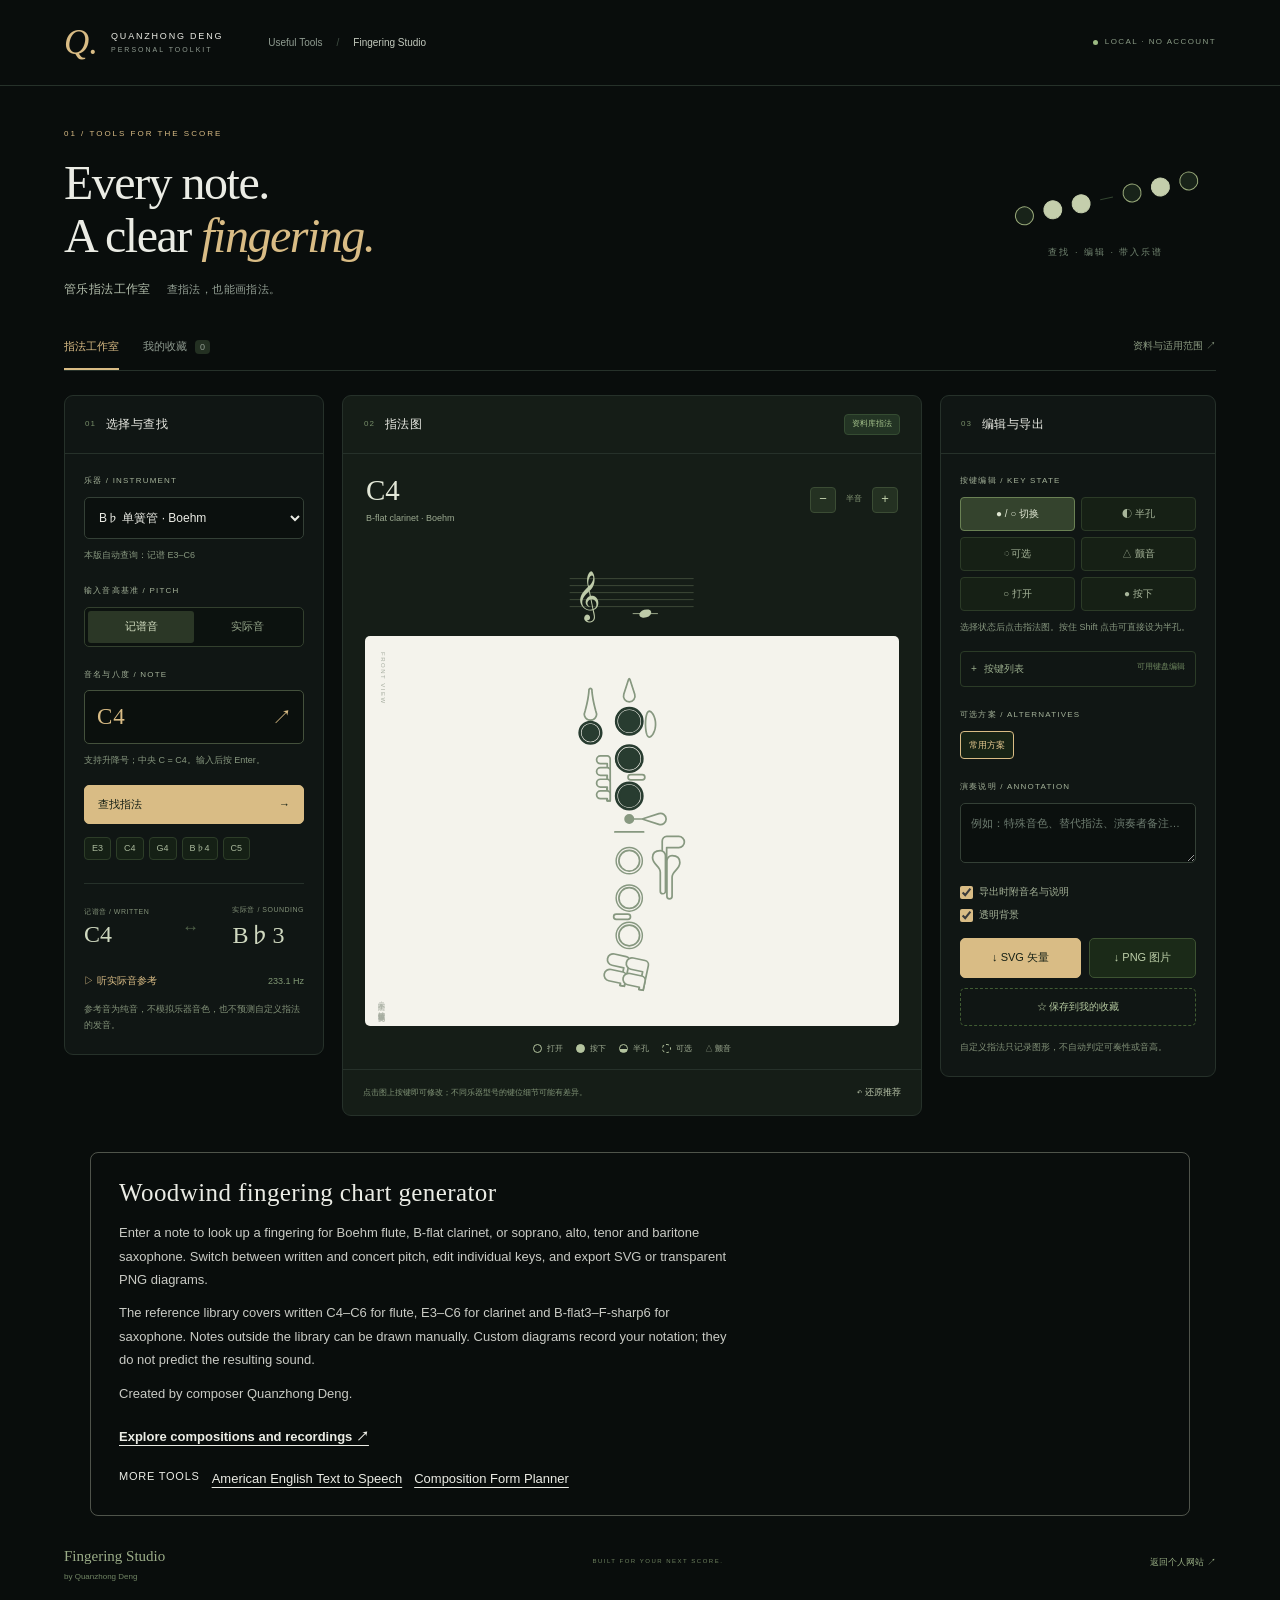
<file: fingering/index.html>
<!doctype html>
<html lang="zh-CN"><head><meta charset="utf-8"><meta name="viewport" content="width=device-width,initial-scale=1"><title>Woodwind Fingering Chart Generator — Flute, Clarinet &amp; Saxophone | Quanzhong Deng</title><link rel="icon" href="data:image/svg+xml,%3Csvg xmlns='http://www.w3.org/2000/svg' viewBox='0 0 64 64'%3E%3Crect width='64' height='64' rx='15' fill='%230d1210'/%3E%3Cg fill='%23d9bc85'%3E%3Ccircle cx='32' cy='17' r='6'/%3E%3Ccircle cx='32' cy='32' r='6'/%3E%3Ccircle cx='32' cy='47' r='6'/%3E%3C/g%3E%3C/svg%3E"><style>:root{--bg:#090d0c;--panel:#101614;--line:#26312a;--gold:#d9bc85;--ink:#ebece5;--muted:#909c91;--green:#b7c8a6;--paper:#f4f3ec}*{box-sizing:border-box}body{margin:0;background:var(--bg);color:var(--ink);font:13px/1.6 -apple-system,BlinkMacSystemFont,'Segoe UI','PingFang SC',sans-serif}button,input,select,textarea{font:inherit}button{cursor:pointer;color:inherit;border:0;transition:background .18s,color .18s,border-color .18s}button:disabled{opacity:.42;cursor:not-allowed}button:focus-visible,a:focus-visible,summary:focus-visible{outline:2px solid var(--gold);outline-offset:4px}a{color:inherit;text-decoration:none}input,select,textarea{color:var(--ink);background:#0b100e;border:1px solid #344036;border-radius:5px;outline:none}input:focus,select:focus,textarea:focus{border-color:var(--gold)}select{width:100%;height:42px;padding:0 10px;font-size:12px}option{background:#131b16}input[type=checkbox]{accent-color:var(--gold)}textarea{width:100%;padding:10px;resize:vertical;line-height:1.7;font-size:11px}textarea::placeholder{color:#6d7c70}[hidden]{display:none!important}.topbar{height:86px;padding:0 5%;display:flex;align-items:center;gap:45px;border-bottom:1px solid var(--line)}.brand{display:flex;align-items:center;gap:13px;flex-shrink:0}.brand>span{font:italic 35px Georgia,serif;color:var(--gold)}.brand>div{font-size:9px;letter-spacing:1.8px;line-height:1.8}.brand small{display:block;color:var(--muted);font-size:7px;letter-spacing:2px}.breadcrumb{font-size:10px;color:var(--muted);display:flex;gap:14px;align-items:center}.breadcrumb span{color:#415044}.breadcrumb b{font-weight:400;color:#c4cbbf}.local{margin-left:auto;color:#8b9c86;font-size:8px;letter-spacing:1.4px;display:flex;align-items:center;gap:7px}.local i{height:5px;width:5px;background:#9cba83;border-radius:50%}main{max-width:1480px;padding:42px 5% 0;margin:0 auto}.intro{display:flex;align-items:center;justify-content:space-between;margin-bottom:38px}.eyebrow{font-size:8px;color:var(--gold);letter-spacing:2px;margin-bottom:16px}h1{font:400 48px/1.1 Georgia,'Times New Roman',serif;letter-spacing:-1.5px;margin:0}h1 em{color:var(--gold);font-weight:400}.intro p{margin:18px 0 0;font-size:12px;color:#b4bfad;letter-spacing:.4px}.intro p span{margin-left:12px;color:var(--muted);font-size:11px}.intro-side{text-align:center;min-width:220px}.intro-side p{font-size:9px;color:#728571;letter-spacing:2px}.decor{display:flex;gap:10px;align-items:center;justify-content:center;transform:rotate(-12deg);height:58px}.decor i{height:19px;width:19px;border:1px solid #9aab7b;border-radius:50%;background:#182319}.decor i:nth-child(2),.decor i:nth-child(3),.decor i:nth-child(6){background:#c4ceac;border-color:#c4ceac}.decor span{height:1px;width:13px;background:#344631}.workspace-tabs{display:flex;align-items:center;gap:24px;border-bottom:1px solid var(--line);margin-bottom:24px}.workspace-tabs button{padding:0 0 13px;background:none;font-size:11px;color:var(--muted);border-bottom:2px solid transparent}.workspace-tabs button.active{color:var(--gold);border-color:var(--gold)}.workspace-tabs button span{font-size:9px;background:#233022;padding:2px 5px;margin-left:5px;border-radius:4px}.workspace-tabs .help-link{margin-left:auto;color:#8c9b82;font-size:10px}.studio-grid{display:grid;grid-template-columns:260px minmax(285px,1fr) 276px;gap:18px;align-items:start}.panel{border:1px solid var(--line);background:var(--panel);border-radius:9px;overflow:hidden}.panel-head{height:58px;padding:0 20px;display:flex;align-items:center;gap:10px;border-bottom:1px solid var(--line);justify-content:flex-start}.panel-head-title{display:flex;align-items:center;gap:10px}.section-num{font-size:8px;letter-spacing:1px;color:#778e69}h2{font-size:12px;font-weight:500;letter-spacing:.4px;margin:0}.control-content{padding:21px 19px}.field-label{display:block;font-size:8px;letter-spacing:1.2px;color:#a3b198;margin-bottom:9px;margin-top:22px}.field-label:first-child{margin-top:0}.field-hint{display:block;font-size:9px;color:#87977f;line-height:1.8;margin:8px 0 0}.segmented{display:flex;border:1px solid #33402e;border-radius:5px;overflow:hidden;padding:3px;background:#0c120f}.segmented button{flex:1;padding:7px;background:none;color:#94a489;font-size:11px;border-radius:3px}.segmented button.active{background:#2b3726;color:#d2ddc0}.note-input-wrap{display:flex;border:1px solid #44513c;border-radius:5px;background:#0b100d;height:54px}.note-input-wrap:focus-within{border-color:var(--gold)}.note-input-wrap input{width:100%;min-width:0;border:0;background:none;padding:0 12px;font-size:23px;letter-spacing:1px;color:var(--gold);font-family:Georgia,serif}.note-input-wrap button{width:43px;background:none;color:var(--gold);font-size:20px;flex-shrink:0}.primary{background:var(--gold);color:#152015;border:1px solid var(--gold);font-size:11px;font-weight:500;padding:10px 13px;border-radius:5px}.primary:hover{background:#e6ce9f;border-color:#e6ce9f}.search-button{margin-top:16px;width:100%;display:flex;justify-content:space-between;align-items:center}.examples{display:flex;flex-wrap:wrap;gap:5px;margin-top:13px}.examples button{background:#152015;border:1px solid #2d3d28;color:#a9b89b;padding:3px 7px;border-radius:4px;font-size:9px}.examples button:hover{border-color:#879e6c}.pitch-result{display:flex;align-items:center;justify-content:space-between;border-top:1px solid var(--line);margin-top:23px;padding-top:20px}.pitch-result small{display:block;font-size:7px;color:#829178;letter-spacing:.5px}.pitch-result strong{display:block;margin-top:4px;font:24px Georgia,serif;font-weight:400;color:#cfd8bf}.pitch-result>span{font-size:17px;color:#51634a}.tone-button{background:none;color:var(--gold);padding:0;margin-top:22px;display:flex;align-items:center;gap:6px;width:100%;font-size:10px}.tone-button>span{margin-left:auto;color:#829975;font-size:9px}.fineprint{font-size:9px;color:#829178;line-height:1.8;margin:12px 0 0}.error{font-size:10px;background:#3a2b20;color:#e4bc87;border:1px solid #655039;padding:10px;border-radius:4px;margin-top:12px}.diagram-panel{background:#151d17}.diagram-panel .panel-head{justify-content:space-between;padding:0 21px}.status-badge{font-size:8px;background:#233424;border:1px solid #354c32;color:#a6c48d;padding:3px 7px;border-radius:4px;white-space:nowrap}.status-badge.custom{background:#443724;border-color:#705936;color:#dec28a}.diagram-top{padding:20px 23px 0;display:flex;align-items:center;justify-content:space-between;gap:12px}.diagram-top strong{display:inline-block;font:29px Georgia,serif;color:#e2e7d7}.diagram-top>div>span{display:block;color:#9ba990;font-size:9px;margin-top:4px}.stepper{display:flex;align-items:center;gap:10px}.stepper>span{font-size:8px!important;color:#8b9e7b!important;margin:0!important}.stepper button{height:26px;width:26px;background:#243122;border:1px solid #3b4c34;border-radius:4px;color:#c1d1ab}.staff{height:105px;text-align:center;margin-top:5px}.staff svg{height:100%;width:220px}.paper-stage{position:relative;background:var(--paper);margin:0 22px;border-radius:5px;min-height:390px;display:flex;align-items:center;justify-content:center;padding:20px;overflow:hidden}.paper-stage::before{content:'';position:absolute;inset:0;pointer-events:none;opacity:.22;background-image:radial-gradient(#adb4a7 .55px,transparent .55px);background-size:12px 12px}.diagram{position:relative;z-index:1;--fc-ink:#283c30;--fc-key:#f4f3ec;--fc-line:#879880;--fc-paper:#f4f3ec;--fc-accent:#283c30;--fc-text:#283c30;--fc-stroke:1.2;--fc-font:Arial,sans-serif}.diagram>svg{height:345px;width:auto;overflow:visible;display:block;max-width:100%}.diagram .fc-key{cursor:pointer;outline:none}.diagram .fc-key:hover{filter:drop-shadow(0 0 1px #8b7334)}.diagram .fc-key:focus-visible{filter:drop-shadow(0 0 2px #7b5d20)}.diagram-side{position:absolute;left:11px;top:16px;bottom:16px;display:flex;justify-content:space-between;flex-direction:column;pointer-events:none;z-index:1}.diagram-side span{writing-mode:vertical-rl;letter-spacing:1.5px;font-size:6px;color:#a6ada0}.diagram-side span:last-child{font-size:7px;letter-spacing:.5px}.diagram-legend{display:flex;justify-content:center;align-items:center;gap:13px;flex-wrap:wrap;padding:17px 15px 14px;font-size:8px;color:#a2af95}.diagram-legend>span{display:flex;align-items:center;gap:5px}.diagram-legend i{width:9px;height:9px;border:1px solid #b4c49f;display:inline-block;border-radius:50%}.legend-down{background:#b4c49f}.legend-half{background:linear-gradient(to top,#b4c49f 50%,transparent 50%)}.diagram-legend .legend-optional{border-style:dashed}.diagram-footer{border-top:1px solid var(--line);padding:13px 20px;display:flex;align-items:center;gap:10px;justify-content:space-between}.diagram-footer p{font-size:8px;line-height:1.7;color:#819477;margin:0;max-width:260px}.subtle-button{background:none;color:#bdc9ad;font-size:9px;white-space:nowrap;padding:2px 0}.unsupported{background:#423622;border:1px solid #6d5835;color:#ddc491;font-size:10px;line-height:1.8;padding:11px;margin:4px 22px 15px;border-radius:5px}.high-note-hint{font-size:9px;color:#cdbd92;padding:10px 22px 0}.brush-grid{display:grid;grid-template-columns:1fr 1fr;gap:6px}.brush-grid button{background:#162015;border:1px solid #2c3b27;padding:8px 5px;font-size:10px;color:#a7b59a;border-radius:4px}.brush-grid button.active{background:#34432d;color:#e0e7d3;border-color:#6a8154}.key-details{margin-top:16px;border:1px solid #2b3b27;border-radius:4px;padding:9px 10px;color:#99ac8b;font-size:10px}.key-details summary{cursor:pointer;list-style:none}.key-details summary::before{content:'+';margin-right:7px}.key-details[open] summary::before{content:'−'}.key-details summary span{font-size:8px;float:right;color:#6e865f}.key-controls{max-height:280px;overflow:auto;margin-top:12px;scrollbar-color:#43593a #152012}.key-row{display:flex;align-items:center;gap:7px;margin-bottom:7px}.key-row label{flex:1;min-width:0;font-size:9px;color:#b8c5ad;line-height:1.4}.key-row select{width:76px;font-size:9px;height:29px;flex-shrink:0;padding:0 5px}.alternatives{display:flex;gap:5px;flex-wrap:wrap}.alternatives button{background:#172315;color:#a3b994;border:1px solid #30442a;border-radius:4px;padding:6px 8px;font-size:9px}.alternatives button.active{border-color:#d9bc85;color:#e2c68e}.alternatives p{font-size:9px;color:#84977a;margin:0}.export-options{display:grid;gap:7px;margin:15px 0}.export-options label{display:flex;align-items:center;gap:6px;font-size:10px;color:#a4b197}.export-options input{margin:0}.export-buttons{display:flex;gap:8px}.export-buttons button{flex:1;white-space:nowrap}.export-buttons button:not(.primary){background:#1b2a18;border:1px solid #3d5332;border-radius:5px;color:#bdcfa9;font-size:11px}.export-buttons button:not(.primary):hover{background:#2c3e25}.save-button{width:100%;padding:10px;margin-top:10px;background:none;color:#b4c89f;border:1px dashed #405c32;border-radius:5px;font-size:10px}.save-button:hover{background:#23371c}.edit-panel .fineprint{margin-top:13px}.library-panel{min-height:400px}.library-panel .panel-head{justify-content:space-between}.library-actions{display:flex;gap:18px}.library-actions button{background:none;color:#acbd9a;font-size:10px}.library-note{color:#91a482;font-size:11px;margin:21px}.collection-grid{display:grid;grid-template-columns:repeat(auto-fill,minmax(190px,1fr));gap:15px;padding:0 20px 20px}.collection-card{border:1px solid #344a2c;border-radius:6px;background:#152013;overflow:hidden}.collection-image{height:170px;background:#eeeee5;padding:13px;display:flex;justify-content:center;--fc-ink:#222;--fc-key:#eeeee5;--fc-line:#777;--fc-paper:#eeeee5;--fc-text:#222;--fc-accent:#222}.collection-image svg{height:100%;width:auto}.collection-card h3{margin:13px 13px 4px;font:21px Georgia,serif;color:#d3dfc3}.collection-card p{font-size:9px;color:#96ab85;line-height:1.8;margin:0 13px 13px;overflow-wrap:anywhere}.collection-actions{border-top:1px solid #2f4228;padding:10px 12px;display:flex;justify-content:space-between}.collection-actions button{font-size:10px;background:none;color:#c4d3b3}.collection-actions button:last-child{color:#a59173}.empty-library{grid-column:1/-1;min-height:290px;display:flex;align-items:center;justify-content:center;flex-direction:column;color:#7c946c}.empty-library strong{font:30px Georgia,serif;color:#aabd97}.empty-library p{font-size:11px}.empty-library button{margin-top:15px}footer{display:flex;justify-content:space-between;align-items:center;color:#6f8360;font-size:8px;gap:15px;margin:28px 0}footer>span:first-child{font-family:Georgia,serif;font-size:15px;color:#9bad88}footer em{font:8px sans-serif;color:#718564;display:block;margin-top:4px}footer>span:nth-child(2){font-size:6px;letter-spacing:1.5px}footer a{font-size:9px;color:#96ab82}.toast{position:fixed;bottom:23px;left:50%;transform:translateX(-50%);background:#e3d3ad;color:#20311b;padding:13px 20px;border-radius:7px;font-size:12px;box-shadow:0 6px 25px #0006;z-index:100;max-width:85vw}dialog{width:590px;max-width:calc(100vw - 34px);max-height:85vh;overflow:auto;background:#131d15;color:#c7d5bb;border:1px solid #405836;border-radius:12px;padding:32px;box-shadow:0 25px 90px #0009}dialog::backdrop{background:#0009;backdrop-filter:blur(5px)}dialog .dialog-close{position:absolute;top:10px;right:15px;background:none;color:#aabd97;font-size:28px}dialog h2{font:27px Georgia,serif;margin:8px 0 20px}dialog p{font-size:11px;line-height:1.95;color:#a9bc9a}dialog a{color:#ddc28c;text-decoration:underline;text-underline-offset:3px}dialog .coverage{background:#1c2a19;border:1px solid #334a29;padding:12px 17px;border-radius:5px;margin:20px 0}dialog .coverage p{margin:6px 0}dialog .source-links{display:flex;flex-wrap:wrap;gap:14px}dialog details{margin-top:20px;font-size:11px}dialog details summary{cursor:pointer;color:#b6cba5}dialog pre{font-size:9px;white-space:pre-wrap;overflow-wrap:anywhere;line-height:1.7;padding:15px;background:#0b120c;border-radius:5px;max-height:250px;overflow:auto}
@media(min-width:1550px){main{padding-top:48px}h1{font-size:56px}.studio-grid{grid-template-columns:280px minmax(340px,1fr) 300px}.paper-stage{min-height:430px}.diagram>svg{height:385px}.control-content{padding:24px}.field-label{margin-top:24px}}
@media(max-width:1150px){main{padding-left:3%;padding-right:3%}.studio-grid{grid-template-columns:235px minmax(250px,1fr) 250px;gap:12px}.topbar{padding:0 3%;gap:25px}.control-content{padding:18px 15px}.panel-head{padding:0 15px}.paper-stage{margin:0 15px}.diagram-footer{padding:12px 15px}.diagram-top{padding:18px 17px 0}.diagram-legend{gap:9px}.diagram-panel .panel-head{padding:0 17px}.status-badge{font-size:7px}.paper-stage{min-height:365px}.diagram>svg{height:325px}.intro-side{min-width:190px}}
@media(max-width:950px){.studio-grid{grid-template-columns:235px minmax(280px,1fr)}.edit-panel{grid-column:1/-1}.edit-panel .control-content{display:grid;grid-template-columns:1fr 1fr;column-gap:30px}.edit-panel .control-content>*{grid-column:1/-1}.edit-panel .brush-grid{grid-template-columns:repeat(6,1fr)}.edit-panel .field-hint{margin-top:10px}.edit-panel .key-controls{display:grid;grid-template-columns:1fr 1fr;gap:5px 20px}.edit-panel .field-label:first-child{margin-top:0}.edit-panel .export-buttons{max-width:400px}.edit-panel .save-button{max-width:400px}.local{display:none}.paper-stage{min-height:410px}.diagram>svg{height:365px}.control-content{padding:20px 18px}.intro-side{margin-right:15px}.intro{margin-bottom:30px}.topbar{height:76px}}
@media(max-width:620px){main{padding:28px 17px 0}.topbar{height:68px;padding:0 18px;gap:18px;justify-content:space-between}.brand>div{font-size:7px;letter-spacing:1px}.brand small{font-size:6px;letter-spacing:1px}.brand>span{font-size:31px}.brand{gap:9px}.breadcrumb{font-size:8px;gap:7px}.breadcrumb>b{font-size:9px}.intro-side{display:none}h1{font-size:41px}.eyebrow{font-size:7px;letter-spacing:1.5px;margin-bottom:13px}.intro p{font-size:11px;margin-top:15px}.intro p span{font-size:10px;margin-left:8px}.intro{margin-bottom:27px}.workspace-tabs{gap:18px;margin-bottom:18px}.workspace-tabs button{font-size:10px}.workspace-tabs .help-link{font-size:8px}.studio-grid{display:flex;flex-direction:column;gap:16px}.studio-grid>.panel{width:100%}.control-panel .control-content{display:grid;grid-template-columns:1fr 1fr;gap:0 16px}.control-panel .control-content>.field-label,.control-panel select,.control-panel #range-caption,.control-panel #pitch-mode,.control-panel form,.control-panel #query-error,.control-panel .examples,.control-panel .pitch-result,.control-panel .tone-button,.control-panel .fineprint{grid-column:1/-1}.control-panel .field-label{margin-top:17px}.control-panel .field-label:first-child{margin-top:0}.control-panel .pitch-result{padding-top:15px;margin-top:18px}.pitch-result strong{font-size:26px}.pitch-result>div{flex:1}.pitch-result>div:last-child{text-align:right}.pitch-result>span{margin:0 30px}.search-button{margin-top:13px}.tone-button{margin-top:17px}.control-panel .fineprint{margin-top:8px}.field-label{font-size:8px}.paper-stage{margin:0 19px;min-height:390px}.diagram>svg{height:350px}.diagram-top{padding:19px 21px 0}.staff{height:93px}.diagram-panel .panel-head{padding:0 20px}.status-badge{font-size:8px}.diagram-footer p{font-size:9px;max-width:220px}.diagram-legend{font-size:9px}.edit-panel .control-content{display:block;padding:20px}.edit-panel .brush-grid{grid-template-columns:repeat(3,1fr)}.brush-grid button{padding:10px 5px}.edit-panel .key-controls{display:block}.field-hint{font-size:10px}.key-row label{font-size:10px}.key-row select{height:33px;width:90px;font-size:10px}.edit-panel .field-label{margin-top:22px}.edit-panel .field-label:first-child{margin-top:0}.edit-panel .export-buttons,.edit-panel .save-button{max-width:none}.export-buttons button{padding:13px}.fineprint{font-size:10px}.control-panel .fineprint{font-size:9px}.panel-head{height:54px}.library-panel .panel-head{padding:0 15px;gap:7px}.library-panel .section-num{display:none}.library-actions{gap:11px}.library-actions button{font-size:9px}.library-note{font-size:10px;margin:17px}.collection-grid{grid-template-columns:1fr 1fr;padding:0 12px 12px;gap:10px}.collection-card h3{font-size:19px;margin-left:10px}.collection-card p{margin-left:10px;margin-right:10px;font-size:8px}.collection-image{height:150px}footer{flex-wrap:wrap;margin-top:23px}footer>span:nth-child(2){display:none}footer a{font-size:8px}dialog{padding:26px 23px}dialog h2{font-size:24px}.unsupported{margin-left:19px;margin-right:19px}.key-details summary span{font-size:9px}.export-options label{font-size:11px}}
@media(prefers-reduced-motion:reduce){*{scroll-behavior:auto!important;transition:none!important}}
</style><meta name="description" content="Look up flute, clarinet and saxophone fingerings by note. Switch written/concert pitch, edit keys, and export SVG or transparent PNG fingering charts."><link rel="canonical" href="https://quanzhongdeng.com/fingering/"><meta name="robots" content="index,follow,max-image-preview:large"><meta property="og:type" content="website"><meta property="og:site_name" content="Quanzhong Deng"><meta property="og:title" content="Woodwind Fingering Chart Generator — Flute, Clarinet &amp; Saxophone | Quanzhong Deng"><meta property="og:description" content="Look up flute, clarinet and saxophone fingerings by note. Switch written/concert pitch, edit keys, and export SVG or transparent PNG fingering charts."><meta property="og:url" content="https://quanzhongdeng.com/fingering/"><meta name="twitter:card" content="summary"><meta name="twitter:title" content="Woodwind Fingering Chart Generator — Flute, Clarinet &amp; Saxophone | Quanzhong Deng"><meta name="twitter:description" content="Look up flute, clarinet and saxophone fingerings by note. Switch written/concert pitch, edit keys, and export SVG or transparent PNG fingering charts."><script type="application/ld+json" data-site-seo>{"@context": "https://schema.org", "@type": "WebApplication", "@id": "https://quanzhongdeng.com/fingering/#app", "name": "Fingering Studio", "url": "https://quanzhongdeng.com/fingering/", "description": "Look up flute, clarinet and saxophone fingerings by note. Switch written/concert pitch, edit keys, and export SVG or transparent PNG fingering charts.", "applicationCategory": "MultimediaApplication", "operatingSystem": "Any", "isAccessibleForFree": true, "inLanguage": ["zh-CN", "en"], "author": {"@type": "Person", "@id": "https://quanzhongdeng.com/#person", "name": "Quanzhong Deng", "url": "https://quanzhongdeng.com/"}, "isPartOf": {"@type": "WebSite", "@id": "https://quanzhongdeng.com/#website", "name": "Quanzhong Deng", "url": "https://quanzhongdeng.com/"}}</script><style data-tool-guide>.tool-discovery{max-width:1100px;margin:36px auto 24px;padding:24px 28px;border:1px solid #b9bdab66;border-radius:8px;font:13px/1.8 Arial,sans-serif;color:inherit}.tool-discovery h2{font:25px/1.3 Georgia,serif;margin:0 0 12px}.tool-discovery p{margin:10px 0;max-width:85ch;opacity:.85}.tool-discovery nav{display:flex;gap:12px;flex-wrap:wrap;margin-top:15px}.tool-discovery a{text-decoration:underline;text-underline-offset:4px}.tool-discovery .portfolio-cta{display:inline-block;margin:10px 0 4px;font-weight:600}.tool-discovery small{font-size:11px;opacity:.7}.tool-discovery [data-guide-label]{font-size:11px;letter-spacing:.07em}@media(max-width:650px){.tool-discovery{margin:24px 15px;padding:20px}.tool-discovery h2{font-size:22px}}</style></head>
<body><header class="topbar"><a href="../" class="brand" aria-label="返回个人网站"><span>Q.</span><div>QUANZHONG DENG<small>PERSONAL TOOLKIT</small></div></a><div class="breadcrumb">Useful Tools <span>/</span> <b>Fingering Studio</b></div><span class="local"><i></i>LOCAL · NO ACCOUNT</span></header>
<main><section class="intro"><div><div class="eyebrow">01 / TOOLS FOR THE SCORE</div><h1>Every note.<br>A clear <em>fingering.</em></h1><p>管乐指法工作室 <span>查指法，也能画指法。</span></p></div><div class="intro-side"><div class="decor" aria-hidden="true"><i></i><i></i><i></i><span></span><i></i><i></i><i></i></div><p>查找 · 编辑 · 带入乐谱</p></div></section>
<div class="workspace-tabs"><button class="active" id="tab-studio" aria-controls="studio">指法工作室</button><button id="tab-library" aria-controls="library">我的收藏 <span id="saved-count">0</span></button><button class="help-link" id="about-button">资料与适用范围 ↗</button></div>
<section id="studio" class="studio-grid"><aside class="control-panel panel"><div class="panel-head"><span class="section-num">01</span><h2>选择与查找</h2></div><div class="control-content"><label class="field-label" for="instrument">乐器 / INSTRUMENT</label><select id="instrument"><option value="clarinet">B♭ 单簧管 · Boehm</option><option value="flute">C 调长笛 · Boehm / C 尾管</option><option value="sax-alto">E♭ 中音萨克斯</option><option value="sax-tenor">B♭ 次中音萨克斯</option><option value="sax-soprano">B♭ 高音萨克斯</option><option value="sax-baritone">E♭ 上低音萨克斯</option></select><p id="range-caption" class="field-hint"></p>
<label class="field-label">输入音高基准 / PITCH</label><div class="segmented" id="pitch-mode"><button data-mode="written" aria-pressed="true" class="active">记谱音</button><button data-mode="concert" aria-pressed="false">实际音</button></div>
<label class="field-label" for="pitch-input">音名与八度 / NOTE</label><form id="query-form"><div class="note-input-wrap"><input id="pitch-input" value="C4" placeholder="C4 / F#5 / Bb3" autocomplete="off" spellcheck="false" aria-describedby="pitch-help"><button type="submit" aria-label="查找指法">↗</button></div><small id="pitch-help" class="field-hint">支持升降号；中央 C = C4。输入后按 Enter。</small><button type="submit" class="primary search-button">查找指法 <span>→</span></button></form><div id="query-error" class="error" role="alert" hidden></div><div class="examples" id="examples"></div>
<div class="pitch-result"><div><small>记谱音 / WRITTEN</small><strong id="written-display">C4</strong></div><span>↔</span><div><small>实际音 / SOUNDING</small><strong id="sounding-display">B♭3</strong></div></div><button id="play-tone" class="tone-button">▷ 听实际音参考 <span id="frequency"></span></button><p class="fineprint">参考音为纯音，不模拟乐器音色，也不预测自定义指法的发音。</p></div></aside>
<section class="diagram-panel panel"><div class="panel-head"><div class="panel-head-title"><span class="section-num">02</span><h2>指法图</h2></div><span id="status-badge" class="status-badge">资料库指法</span></div><div class="diagram-top"><div><strong id="diagram-title">C4</strong><span id="diagram-subtitle"></span></div><div class="stepper"><button id="semitone-down" aria-label="降低半音">−</button><span>半音</span><button id="semitone-up" aria-label="升高半音">+</button></div></div><div id="staff" class="staff" aria-label="记谱音五线谱"></div><div id="unsupported" class="unsupported" role="status" hidden></div><div class="paper-stage"><div id="diagram" class="diagram"></div><div class="diagram-side"><span>FRONT VIEW</span><span>示意图 · 按键位置非等比例</span></div></div><div id="high-note-hint" class="high-note-hint" hidden></div><div class="diagram-legend"><span><i class="legend-open"></i>打开</span><span><i class="legend-down"></i>按下</span><span><i class="legend-half"></i>半孔</span><span><i class="legend-optional"></i>可选</span><span>△ 颤音</span></div><div class="diagram-footer"><p id="diagram-caption">选择音高，点击按键即可修改。</p><button id="restore" class="subtle-button">↶ 还原推荐</button></div></section>
<aside class="edit-panel panel"><div class="panel-head"><span class="section-num">03</span><h2>编辑与导出</h2></div><div class="control-content"><label class="field-label">按键编辑 / KEY STATE</label><div class="brush-grid" id="brushes"><button class="active" data-brush="toggle" aria-pressed="true">● / ○ 切换</button><button data-brush="half" aria-pressed="false">◐ 半孔</button><button data-brush="optional" aria-pressed="false">◌ 可选</button><button data-brush="trill" aria-pressed="false">△ 颤音</button><button data-brush="open" aria-pressed="false">○ 打开</button><button data-brush="closed" aria-pressed="false">● 按下</button></div><p class="field-hint">选择状态后点击指法图。按住 Shift 点击可直接设为半孔。</p><details class="key-details"><summary>按键列表 <span>可用键盘编辑</span></summary><div id="key-controls" class="key-controls"></div></details>
<label class="field-label alternatives-label">可选方案 / ALTERNATIVES</label><div id="alternatives" class="alternatives"></div>
<label class="field-label" for="annotation">演奏说明 / ANNOTATION</label><textarea id="annotation" rows="2" maxlength="140" placeholder="例如：特殊音色、替代指法、演奏者备注…"></textarea><div class="export-options"><label><input type="checkbox" id="include-label" checked> 导出时附音名与说明</label><label><input type="checkbox" id="transparent" checked> 透明背景</label></div><div class="export-buttons"><button id="export-svg" class="primary">↓ SVG 矢量</button><button id="export-png">↓ PNG 图片</button></div><button id="save-fingering" class="save-button">☆ 保存到我的收藏</button><p class="fineprint">自定义指法只记录图形，不自动判定可奏性或音高。</p></div></aside></section>
<section id="library" class="panel library-panel" hidden><div class="panel-head"><div class="panel-head-title"><span class="section-num">MY COLLECTION</span><h2>我的收藏</h2></div><div class="library-actions"><button id="import-json">↑ 导入</button><button id="export-json">↓ 备份 JSON</button><input id="import-file" type="file" accept="application/json,.json" hidden></div></div><p class="library-note">保存在当前浏览器。下载 JSON 备份，可以在其他浏览器或设备导入。</p><div id="collection-grid" class="collection-grid"></div></section>
<section class="tool-discovery" aria-label="About this tool"><h2>Woodwind fingering chart generator</h2><p>Enter a note to look up a fingering for Boehm flute, B-flat clarinet, or soprano, alto, tenor and baritone saxophone. Switch between written and concert pitch, edit individual keys, and export SVG or transparent PNG diagrams.</p><p>The reference library covers written C4–C6 for flute, E3–C6 for clarinet and B-flat3–F-sharp6 for saxophone. Notes outside the library can be drawn manually. Custom diagrams record your notation; they do not predict the resulting sound.</p><p>Created by composer Quanzhong Deng.</p><a class="portfolio-cta" href="../#works">Explore compositions and recordings ↗</a><nav aria-label="More tools"><span data-guide-label>MORE TOOLS</span><a href="../voice/">American English Text to Speech</a><a href="../form-lab/">Composition Form Planner</a></nav></section><footer><span>Fingering Studio <em>by Quanzhong Deng</em></span><span>BUILT FOR YOUR NEXT SCORE.</span><a href="../">返回个人网站 ↗</a></footer></main>
<div id="toast" class="toast" role="status" hidden></div>
<dialog id="about-dialog"><button class="dialog-close" id="close-about" aria-label="关闭说明">×</button><div class="eyebrow">ABOUT THE FINGERINGS</div><h2>数据、图形与适用范围。</h2><p>这是一个指法参考与绘图工具。自动查询使用随程序保存的指法表，手动编辑则由你决定每个按键的状态。</p><div class="coverage"><p><b>C 调长笛</b> Boehm / C 尾管：记谱 C4–C6。</p><p><b>B♭ 单簧管</b> 17 键 Boehm：记谱 E3–C6。</p><p><b>萨克斯</b> 现代常规键系：记谱 B♭3–F♯6。F♯6 的主方案需要高 F♯ 键。不同型号的按键与替代指法可能有差异。</p></div><p>这些范围是本版资料库的覆盖范围，不代表乐器的完整音域。暂不自动推荐多音、微分音或超出上述范围的特殊高音。所有手动修改后的音名都只是图形标注；演出用的特殊指法请与演奏者确认。</p><p>指法图、布局与基础数据基于 <a href="https://github.com/pepperhorn/fingering-components" target="_blank" rel="noreferrer">@pepperhorn/fingering-components 0.2.2</a>，按 MIT 许可证使用并保留版权声明。已对照 Yamaha 常规指法表核查常用音；本工具不是 Yamaha 产品，也没有演奏者实测认证。</p><p class="source-links"><a href="https://www.yamaha.com/en/musical_instrument_guide/clarinet/play/play002.html" target="_blank" rel="noreferrer">单簧管参考 ↗</a><a href="https://www.yamaha.com/en/musical_instrument_guide/flute/play/play002.html" target="_blank" rel="noreferrer">长笛参考 ↗</a><a href="https://www.yamaha.com/en/musical_instrument_guide/saxophone/play/play002.html" target="_blank" rel="noreferrer">萨克斯参考 ↗</a></p><details><summary>第三方组件 MIT 许可证</summary><pre id="license-text"></pre></details><p class="fineprint">程序和数据已包含在网页内。无需账号、网络 API 或原作者仓库在线；草稿与收藏保存在本机浏览器。</p></dialog>
<script>(()=>{var K={flute:{id:"flute",name:"Flute (Boehm, C foot)",family:"flute",transpose:0,ranges:{beginner:{low:"C4",high:"C6"},intermediate:{low:"C4",high:"E6"},pro:{low:"C4",high:"C7"}},registers:[{from:"C4",name:"Low"},{from:"C5",name:"Middle"},{from:"C6",name:"High"},{from:"C7",name:"Altissimo"}],note:'Front view, head joint at the top (turn with orient: "horizontal" for the usual sideways chart, head joint left). Thumb keys hang left of the stack, the G\u266F key stands right of LH3, trill keys sit between the RH cups, and the foot joint carries the D\u266F key and the nested C\u266F / C levers. Cups in group "mech" are moved by the mechanism, not a finger: they draw as faint tone holes (state na) unless a fingering sets them. Variants: "body" adds the tube and rod outline, "mech-cups" draws the mechanism cups as full keys.',viewBox:[0,0,62,309.92],panels:[{id:"front"}],variants:{body:{note:"Draws the tube and key rods behind the keys.",guides:[{id:"tube-top",x1:38.19,y1:-21,x2:38.19,y2:302.08,width:1.2},{id:"tube-bottom",x1:23.38,y1:-21,x2:23.38,y2:302.08,width:1.2},{id:"rod",x1:16.65,y1:32.85,x2:16.65,y2:200.15,width:1},{id:"foot-rod",x1:29.15,y1:208.81,x2:29.15,y2:280.92,width:1}]},"mech-cups":{note:"Mechanism cups drawn as keys (inner-ring cups, stacked G cup, foot saucers) instead of faint tone holes.",keys:{"cup-cs":{shape:"circle",r:5.38,inner:.5,default:"open",hole:!1},"cup-bb":{shape:"circle",r:7.69,inner:.5,default:"open",hole:!1},"cup-gs":{shape:"circle",r:7.69,inner:.5,default:"open",hole:!1},"cup-g":{shape:"stacked",r:7.69,inner:.5,sdx:-2.2,sdy:2.2,rot:90,default:"open",hole:!1},"cup-eb":{shape:"saucer",rx:7.69,ry:3.65,depth:1.6,rot:90,default:"open",hole:!1},"cup-cs-foot":{shape:"saucer",rx:8.08,ry:3.65,depth:1.6,rot:90,default:"open",hole:!1},"cup-c-foot":{shape:"saucer",rx:8.08,ry:3.65,depth:1.6,rot:90,default:"open",hole:!1}}}},keys:[{id:"cup-cs",label:"C\u266F key cup (mechanism)",group:"mech",x:30.12,y:20.35,shape:"circle",r:5.38,hole:!0,default:"na",hideWhenNA:!1,naStyle:"dotted"},{id:"thumb-bb",label:"Thumb B\u266D lever",shape:"crook",w:28.85,h:10,t:2.4,hand:"L",digit:"thumb",group:"thumb",x:6.65,y:44.38,rot:90},{id:"thumb-b",label:"Thumb B\u266E key",shape:"paddle",w:36.54,h:5.77,t:2.6,hand:"L",digit:"thumb",group:"thumb",x:5.69,y:59.38,rot:90},{id:"lh1",label:"Left 1",shape:"circle",r:6.15,inner:.5,hand:"L",digit:"1",group:"lh-stack",x:30.69,y:44.38},{id:"cup-bb",label:"B\u266D cup (mechanism)",group:"mech",x:30.69,y:59.77,shape:"circle",r:7.69,hole:!0,default:"na",hideWhenNA:!1,naStyle:"dotted"},{id:"lh2",label:"Left 2",shape:"circle",r:7.69,inner:.5,hand:"L",digit:"2",group:"lh-stack",x:30.69,y:76.12},{id:"lh-gs",label:"G\u266F key",shape:"flag",w:9.81,h:21.64,t:1.88,hand:"L",digit:"4",group:"lh-lever",x:44.54,y:98.69,rot:90},{id:"lh3",label:"Left 3",shape:"circle",r:8.08,inner:.5,hand:"L",digit:"3",group:"lh-stack",x:34.54,y:93.42},{id:"cup-gs",label:"G\u266F cup (mechanism)",group:"mech",x:34.92,y:112.65,shape:"circle",r:7.69,hole:!0,default:"na",hideWhenNA:!1,naStyle:"dotted"},{id:"cup-g",label:"G cup (mechanism)",group:"mech",x:30.5,y:131.31,shape:"circle",r:7.69,hole:!0,default:"na",hideWhenNA:!1,naStyle:"dotted"},{id:"rh1",label:"Right 1",shape:"circle",r:7.69,inner:.5,hand:"R",digit:"1",group:"rh-stack",x:30.69,y:152.08},{id:"trill-d",label:"D trill",shape:"club",w:4.62,h:13.85,t:2.2,hand:"R",digit:"1",group:"trill",x:23.77,y:162.65,rot:90},{id:"rh2",label:"Right 2",shape:"circle",r:7.69,inner:.5,hand:"R",digit:"2",group:"rh-stack",x:30.69,y:173.23},{id:"trill-ds",label:"D\u266F trill",shape:"club",w:4.62,h:13.85,t:2.2,hand:"R",digit:"1",group:"trill",x:23.77,y:184.77,rot:90},{id:"rh3",label:"Right 3",shape:"circle",r:7.69,inner:.5,hand:"R",digit:"3",group:"rh-stack",x:30.69,y:196.31},{id:"cup-eb",label:"D\u266F cup (mechanism)",group:"mech",x:40.31,y:220.35,shape:"circle",r:7.69,hole:!0,default:"na",hideWhenNA:!1,naStyle:"dotted"},{id:"rh-eb",label:"D\u266F (E\u266D) key",shape:"note",w:9.23,h:16.92,t:2.3,hand:"R",digit:"4",group:"foot",x:23,y:210.92,rot:90},{id:"foot-cs",label:"Foot C\u266F",shape:"ell",w:20.19,h:17.31,t:2.8,base:5.77,hand:"R",digit:"4",group:"foot",x:23.38,y:225.54,rot:90},{id:"foot-c",label:"Foot C",shape:"ell",w:15.38,h:10.77,t:2.2,base:2.2,hand:"R",digit:"4",group:"foot",x:28,y:223.23,rot:90},{id:"cup-cs-foot",label:"Foot C\u266F cup (mechanism)",group:"mech",x:19.54,y:246.31,shape:"circle",r:8.08,hole:!0,default:"na",hideWhenNA:!1,naStyle:"dotted"},{id:"cup-c-foot",label:"Foot C cup (mechanism)",group:"mech",x:19.54,y:272.27,shape:"circle",r:8.08,hole:!0,default:"na",hideWhenNA:!1,naStyle:"dotted"}]},clarinet:{id:"clarinet",name:"Clarinet (B\u266D Boehm, 17-key)",family:"single-reed",transpose:-2,ranges:{beginner:{low:"E3",high:"Bb4"},intermediate:{low:"E3",high:"C6"},pro:{low:"E3",high:"A6"}},registers:[{from:"E3",name:"Lowest"},{from:"C4",name:"Low"},{from:"C5",name:"Middle"},{from:"C6",name:"High"}],note:"Front view, facing the instrument (same as the saxophone): left-hand pinky keys on the right at the joint, right-hand pinky keys 2x2 below-right of the stack, trill keys on the left. Thumb hole and register key sit in their own column on the far left.",viewBox:[0,0,92,240],defaults:{circle:{r:9},oval:{rx:6.5,ry:3.8},pill:{w:12,h:5.5,rad:2.75},plate:{w:8,h:9}},panels:[{id:"front"}],guides:[{id:"hand-divider",x1:34,y1:121,x2:54,y2:121}],clusters:[{id:"trill",label:"Trill keys",note:"Four lh-hooks stacked on the left, centred between LH2 and LH3; pressed by the side of the right first finger.",anchor:[26,70.85],defaults:{shape:"lh-hook",w:9.45,h:5.4,stemW:2.03}},{id:"lh-table",label:"LH pinky keys",note:"Right of the stack at the joint: F/C as an rh-hook (lobe right, rod left) on top, E/B and F\u266F/C\u266F below as mirrored paddles (heads up, bellies outward), the inside one a little higher. A\u266D/E\u266D (full Boehm only) is hidden by default.",anchor:[61,128]},{id:"rh-table",label:"RH pinky keys",note:"Two-by-two below-right of the right-hand stack, each key a lobe with its rod on the right. A\u266D/E\u266D and F\u266F/C\u266F on top (rods run down past the lower keys), F/C and E/B below. Confirm positions against your instrument.",anchor:[43,212],defaults:{shape:"lh-hook",h:8,stemW:3},rotate:12}],variants:{"throat-pills":{keys:{"throat-a":{shape:"pill",w:13,h:6,x:30,y:20,rot:-6},"throat-gs":{shape:"pill",w:13,h:6,x:31,y:32,rot:-6}}},"ring-keys":{keys:{"thumb-hole":{ringed:!0},lh1:{ringed:!0},lh2:{ringed:!0},lh3:{ringed:!0},rh1:{ringed:!0},rh2:{ringed:!0},rh3:{ringed:!0}}},pins:{note:"Register key, throat A and throat G\u266F as pin keys hung from pivot knobs; G\u266F on an arm that crosses from a knob beside throat A.",keys:{register:{shape:"pin",w:7,h:14,x:17,y:33,knob:2.6,armLen:4},"throat-a":{shape:"pin",w:7,h:13,x:44,y:24,knob:2.6,armLen:4},"throat-gs":{shape:"pin",w:5.5,h:20,x:57,y:46,knob:2.6,kdx:-19,armLen:15}}}},keys:[{id:"register",label:"Register key (thumb)",shape:"taper",w:8.62,h:22.08,x:17,y:28.96,hand:"L",digit:"thumb",group:"rear",bend:0,tip:1.03,curve:1.5},{id:"thumb-hole",label:"Thumb hole",shape:"circle",r:5.6,x:17,y:52,hand:"L",digit:"thumb",group:"rear",hole:!0,ringed:!0,ringGap:1.92},{id:"throat-a",label:"Throat A",shape:"teardrop",w:8,h:17,x:44,y:22,hand:"L",digit:"1",group:"throat"},{id:"throat-gs",label:"Throat G\u266F",shape:"leaf",w:7,h:18,x:58,y:46,hand:"L",digit:"1",group:"throat",end:.45,bend:.8},{id:"lh1",label:"Left 1",shape:"circle",x:44,y:44,hand:"L",digit:"1",group:"lh-stack",hole:!0,ringed:!0,r:7.2,ringGap:1.92},{id:"lh2",label:"Left 2",shape:"circle",x:44,y:70,hand:"L",digit:"2",group:"lh-stack",hole:!0,ringed:!0,r:7.2,ringGap:1.92},{id:"lh3",label:"Left 3",shape:"circle",x:44,y:96,hand:"L",digit:"3",group:"lh-stack",hole:!0,ringed:!0,r:7.2,ringGap:1.92},{id:"lh1-eb",label:"Chromatic D\u266F/A\u266F (side E\u266D/B\u266D)",shape:"pill",w:11.7,h:3.6,x:49,y:83,hand:"L",digit:"1",group:"lh-aux",rad:1.8},{id:"lh-cs-gs",label:"C\u266F/G\u266F key",shape:"pin",w:7.8,h:16.8,x:61.28,y:112,hand:"L",digit:"3",group:"lh-aux",dir:"left",knob:2.88,armLen:6},{id:"trill-1",label:"Trill 1 (A/B\u266D)",cluster:"trill",hand:"R",digit:"1",group:"trill",dx:0,dy:0,stem:25.65},{id:"trill-2",label:"Trill 2",cluster:"trill",hand:"R",digit:"1",group:"trill",dx:0,dy:8.1,stem:17.55},{id:"trill-3",label:"Trill 3",cluster:"trill",hand:"R",digit:"1",group:"trill",dx:0,dy:16.2,stem:9.45},{id:"trill-4",label:"Trill 4",cluster:"trill",hand:"R",digit:"1",group:"trill",dx:0,dy:24.3,stem:1.35},{id:"lh-f-c",label:"LH F/C",cluster:"lh-table",shape:"rh-hook",dx:13.64,dy:0,hand:"L",digit:"4",group:"lh-table",w:15.4,h:7.7,stem:28.6,stemW:3.08},{id:"lh-e-b",label:"LH E/B",cluster:"lh-table",shape:"paddle",dx:3.7,dy:21,hand:"L",digit:"4",group:"lh-table",w:30,h:9,t:3.6,rot:90},{id:"lh-fs-cs",label:"LH F\u266F/C\u266F",cluster:"lh-table",shape:"paddle",dx:13.7,dy:24.5,hand:"L",digit:"4",group:"lh-table",w:30,h:9,t:3.6,rot:90,flip:!0},{id:"lh-ab-eb",label:"LH A\u266D/E\u266D (full Boehm)",cluster:"lh-table",shape:"plate",w:5.5,h:11,radii:[2.5,2.5,1,1],dx:11,dy:15.4,default:"na",hand:"L",digit:"4",group:"lh-table"},{id:"rh1",label:"Right 1",shape:"circle",x:44,y:141,hand:"R",digit:"1",group:"rh-stack",hole:!0,ringed:!0,r:7.2,ringGap:1.92},{id:"rh2",label:"Right 2",shape:"circle",x:44,y:167,hand:"R",digit:"2",group:"rh-stack",hole:!0,ringed:!0,r:7.2,ringGap:1.92},{id:"rh3",label:"Right 3",shape:"circle",x:44,y:193,hand:"R",digit:"3",group:"rh-stack",hole:!0,ringed:!0,r:7.2,ringGap:1.92},{id:"rh-side-eb",label:"Side E\u266D/B\u266D (sliver key)",shape:"pill",w:11.7,h:3.6,rad:1.8,x:39,y:180,hand:"R",digit:"1",group:"rh-aux"},{id:"rh-ab-eb",label:"RH A\u266D/E\u266D",cluster:"rh-table",dx:-6.7,dy:0,hand:"R",digit:"4",group:"rh-table",w:15.4,stem:12.5},{id:"rh-f-c",label:"RH F/C",cluster:"rh-table",dx:-6.7,dy:11,hand:"R",digit:"4",group:"rh-table",w:15.4,stem:1.5},{id:"rh-fs-cs",label:"RH F\u266F/C\u266F",cluster:"rh-table",dx:6.7,dy:0,hand:"R",digit:"4",group:"rh-table",w:15.4,stem:12.5},{id:"rh-e-b",label:"RH E/B",cluster:"rh-table",dx:6.7,dy:11,hand:"R",digit:"4",group:"rh-table",w:15.4,stem:1.5}]},saxophone:{id:"saxophone",name:"Saxophone",family:"single-reed",transpose:-9,ranges:{beginner:{low:"Bb3",high:"C6"},intermediate:{low:"Bb3",high:"F6"},pro:{low:"Bb3",high:"F7"}},registers:[{from:"Bb3",name:"Lowest"},{from:"C4",name:"Low"},{from:"C5",name:"Middle"},{from:"C6",name:"High"},{from:"G6",name:"Altissimo"}],horn:"alto",horns:{soprano:{name:"B\u266D soprano",transpose:-2},alto:{name:"E\u266D alto",transpose:-9},tenor:{name:"B\u266D tenor",transpose:-14},baritone:{name:"E\u266D baritone",transpose:-21}},note:"Layout is written-pitch and identical for soprano/alto/tenor/baritone. Sounding pitch is a property of the horn, not the chart.",viewBox:[0,0,106,236],defaults:{circle:{r:9},oval:{rx:6.5,ry:3.8},pill:{w:8,h:15},spatula:{w:15,h:13},teardrop:{w:11,h:20}},panels:[{id:"front"}],guides:[{id:"hand-divider",x1:31,y1:125,x2:50,y2:125}],clusters:[{id:"palm",label:"Palm keys",anchor:[72,30],rotate:0,defaults:{shape:"leaf",w:8.5,h:21,end:.45,bend:1}},{id:"side",label:"Side keys",note:"Top to bottom: high E (C3), side C (Tc), side B\u266D (Ta), west of the right-hand stack.",anchor:[21,108],rotate:0,flow:{axis:"y",pitch:17},defaults:{shape:"bean",w:6.5,h:15,bend:0,taper:.85}},{id:"lh-table",label:"LH pinky table",note:"East of the stack, straddling the LH/RH divider. One table: a short, wide G\u266F on top, tall B | C\u266F side by side, and a curved B\u266D wrapping underneath.",anchor:[67,104],rotate:0,defaults:{shape:"plate",w:20,h:16}},{id:"rh-table",label:"RH pinky keys",note:"Default look is the split circle: D\u266F (low E\u266D) and low C as two domes base-to-base, at seven o'clock of the right-hand stack. The cluster defaults stay `plate` so `rh-table-stacked` keeps inheriting a plate; the dome is set per key.",anchor:[20,210],rotate:0,defaults:{shape:"plate",w:7.5,h:20,radii:[3,3,3.5,3.5]}}],variants:{"palm-teardrop":{clusters:{palm:{anchor:[68,33],rotate:-4,flow:{axis:"x",pitch:10,stagger:-8},defaults:{shape:"teardrop",w:10,h:19,dir:"up",tipRound:2,end:null,bend:null}}},keys:{"palm-f":{dx:null,dy:null,rot:null},"palm-eb":{dx:null,dy:null,rot:null},"palm-d":{dx:null,dy:null,rot:null}}},"rh-table-stacked":{note:"`shape`/`dir`/`default` are restated here because the base rh-table keys are now domes with the rollers off; without them this variant would silently inherit the dome look.",clusters:{"rh-table":{anchor:[13,206],rotate:-6}},keys:{"rh-eb":{shape:"plate",dx:0,dy:-9,w:9,h:12,radii:[3,3,2,2]},"rh-c":{shape:"plate",dir:null,dx:0,dy:10,w:10,h:16,radii:[2,2,4,4]},"rh-roller-top":{dy:-17,h:8,default:"open"},"rh-roller-bottom":{dy:-.5,h:9,default:"open"}}},"lh-table-domes":{keys:{"lh-gs":{shape:"dome",h:7,w:17,dy:1.5,radii:null},"lh-cs":{h:10,w:8,dx:4.25,dy:11,radii:[1.5,1.5,1.5,1.5]},"lh-b":{h:10,w:8,dx:-4.25,dy:11,radii:[1.5,1.5,1.5,1.5]},"lh-bb":{shape:"dome",dir:"down",w:17,h:7,bend:null,dy:20.5},"lh-roller-top":{default:"na"},"lh-roller-bottom":{default:"na"}}},"rh-table-domes":{note:"Now a no-op: this geometry is the base rh-table. Kept so saved boards that name the variant still validate and render identically.",clusters:{"rh-table":{anchor:[20,210],rotate:0}},keys:{"rh-eb":{shape:"dome",w:17,h:8,dx:0,dy:-4.8,radii:null},"rh-c":{shape:"dome",dir:"down",w:17,h:8,dx:0,dy:4.8,radii:null},"rh-roller-top":{default:"na"},"rh-roller-bottom":{default:"na"}}},"side-levers":{clusters:{side:{anchor:[14,108],defaults:{shape:"lever",size:"lg",stemDir:"right",w:null,h:null,bend:null,taper:null}}}},"side-pills":{clusters:{side:{anchor:[18,113],flow:{axis:"y",pitch:12},defaults:{shape:"pill",w:15,h:6.5,rad:3.2,bend:null,taper:null}}}},"high-fs-single":{keys:{"high-fs":{y:180},"high-g":{default:"na"}}},"rh-table-spatulas":{note:"`shape`/`dir` are restated here because the base rh-table keys are now domes; without them this variant would silently inherit the dome look.",clusters:{"rh-table":{anchor:[24,224],rotate:9,flow:{axis:"x",pitch:18},defaults:{shape:"spatula",w:16,h:14,rad:5,radii:null}}},keys:{"rh-eb":{shape:"spatula",dx:null,dy:null,w:null,h:null},"rh-c":{shape:"spatula",dir:null,dx:null,dy:null,w:null,h:null},"rh-roller-top":{default:"na"},"rh-roller-bottom":{default:"na"}}},"lh-table-spatulas":{clusters:{"lh-table":{anchor:[66,100],flow:{axis:"y",pitch:15,drift:1},defaults:{shape:"spatula",w:14,h:12,rad:4.5}}},keys:{"lh-gs":{dx:null,dy:null,h:null,radii:null},"lh-cs":{dx:null,dy:null,w:null,h:null,radii:null},"lh-b":{dx:null,dy:null,w:null,h:null,radii:null,ddx:-1.5},"lh-bb":{shape:"spatula",dx:null,dy:null,w:null,h:null,bend:null,dir:null,ddx:-3},"lh-roller-top":{default:"na"},"lh-roller-bottom":{default:"na"}}},"palm-bean":{clusters:{palm:{flow:{axis:"x",pitch:12,stagger:-6},defaults:{shape:"bean",w:8.5,h:18,bend:1.3,taper:.72,tipRound:null}}},keys:{"palm-f":{dx:null,dy:null,rot:-8},"palm-eb":{dx:null,dy:null,rot:6},"palm-d":{dx:null,dy:null,rot:20}}},"plain-circles":{note:"Main stack and front F as plain circles instead of top-down saucers.",keys:{lh1:{shape:"circle",size:null},lh2:{shape:"circle",size:null},lh3:{shape:"circle",size:null},rh1:{shape:"circle",size:null},rh2:{shape:"circle",size:null},rh3:{shape:"circle",size:null},"front-f":{shape:"circle",size:null,r:5}}},"palm-taper":{clusters:{palm:{anchor:[66,30],flow:{axis:"x",pitch:11,stagger:-7},defaults:{shape:"taper",w:7.5,h:24,tip:.8,bend:1.4,curve:1.7,tipRound:null}}},keys:{"palm-f":{dx:null,dy:null,rot:-10},"palm-eb":{dx:null,dy:null,rot:2},"palm-d":{dx:null,dy:null,rot:14}}}},keys:[{id:"thumb-rest",label:"Left thumb rest",shape:"circle",r:6.5,x:15,y:33,hand:"L",digit:"thumb",group:"octave"},{id:"octave",label:"Octave key (thumb)",shape:"bean",w:6,h:14,bend:-.6,dir:"right",x:15,y:20.5,hand:"L",digit:"thumb",group:"octave"},{id:"front-f",label:"Front F",shape:"saucer-top",size:"sm",relativeTo:"lh1",place:"above",gap:8,hand:"L",digit:"1",group:"lh-aux"},{id:"lh1",label:"Left 1 (B)",shape:"saucer-top",size:"md",x:41,y:44,hand:"L",digit:"1",group:"lh-stack"},{id:"lh2",label:"Left 2 (A)",shape:"saucer-top",size:"md",relativeTo:"lh1",place:"below",gap:10,hand:"L",digit:"2",group:"lh-stack"},{id:"lh3",label:"Left 3 (G)",shape:"saucer-top",size:"md",relativeTo:"lh2",place:"below",gap:10,hand:"L",digit:"3",group:"lh-stack"},{id:"bis",label:"Bis B\u266D",shape:"oval",relativeTo:"lh1",place:"below",gap:0,offset:[16,0],hand:"L",digit:"1",group:"lh-aux"},{id:"palm-d",label:"Palm D (C1)",cluster:"palm",index:2,dx:10.5,dy:0,rot:12,hand:"L",digit:"palm",group:"palm"},{id:"palm-eb",label:"Palm E\u266D (C2)",cluster:"palm",index:1,dx:-1,dy:-12.5,rot:12,hand:"L",digit:"palm",group:"palm"},{id:"palm-f",label:"Palm F (C4)",cluster:"palm",index:0,dx:0,dy:13.5,rot:12,hand:"L",digit:"palm",group:"palm"},{id:"side-bb",label:"Side B\u266D (Ta)",cluster:"side",index:2,hand:"R",digit:"1",group:"side"},{id:"side-c",label:"Side C (Tc)",cluster:"side",index:1,hand:"R",digit:"1",group:"side"},{id:"side-e",label:"Side E (high E, C3)",cluster:"side",index:0,hand:"R",digit:"1",group:"side"},{id:"high-fs",label:"High F\u266F (C5)",shape:"bean",w:5.5,h:10,bend:0,x:22,y:175,hand:"R",digit:"1",group:"side"},{id:"high-g",label:"High G (pro horns)",shape:"bean",w:5.5,h:10,bend:0,x:22,y:186.5,hand:"R",digit:"1",group:"side"},{id:"lh-gs",label:"G\u266F",cluster:"lh-table",dx:0,dy:0,h:9.5,radii:[4.75,4.75,3,3],hand:"L",digit:"4",group:"lh-table"},{id:"lh-cs",label:"Low C\u266F",cluster:"lh-table",dx:5.9,dy:12.8,w:8.2,h:12.6,radii:[2,2,3.5,3.5],hand:"L",digit:"4",group:"lh-table"},{id:"lh-b",label:"Low B",cluster:"lh-table",dx:-5.9,dy:12.8,w:8.2,h:12.6,radii:[2,2,3.5,3.5],hand:"L",digit:"4",group:"lh-table"},{id:"lh-roller-top",label:"LH roller (upper, B | C\u266F)",cluster:"lh-table",shape:"cylinder",dx:0,dy:7.9,w:3.4,h:7,rot:90,radii:null,hand:"L",digit:"4",group:"rollers"},{id:"lh-roller-bottom",label:"LH roller (lower, B | C\u266F)",cluster:"lh-table",shape:"cylinder",dx:0,dy:17.7,w:3.4,h:7,rot:90,radii:null,hand:"L",digit:"4",group:"rollers"},{id:"lh-bb",label:"Low B\u266D",cluster:"lh-table",shape:"bean",dx:0,dy:26,w:8.5,h:23,bend:1.6,dir:"right",hand:"L",digit:"4",group:"lh-table"},{id:"rh1",label:"Right 1 (F)",shape:"saucer-top",size:"md",x:41,y:150,hand:"R",digit:"1",group:"rh-stack"},{id:"rh2",label:"Right 2 (E)",shape:"saucer-top",size:"md",relativeTo:"rh1",place:"below",gap:10,hand:"R",digit:"2",group:"rh-stack"},{id:"rh3",label:"Right 3 (D)",shape:"saucer-top",size:"md",relativeTo:"rh2",place:"below",gap:10,hand:"R",digit:"3",group:"rh-stack"},{id:"alt-fs",label:"Alternate F\u266F",shape:"oval",x:25,y:164,hand:"R",digit:"3",group:"rh-aux"},{id:"rh-eb",label:"Low E\u266D (D\u266F)",cluster:"rh-table",shape:"dome",dx:0,dy:-4.8,w:17,h:8,radii:null,hand:"R",digit:"4",group:"rh-table"},{id:"rh-c",label:"Low C",cluster:"rh-table",shape:"dome",dir:"down",dx:0,dy:4.8,w:17,h:8,radii:null,hand:"R",digit:"4",group:"rh-table"},{id:"rh-roller-top",label:"RH roller (D\u266F | C, one end)",cluster:"rh-table",shape:"cylinder",dx:0,dy:-5.63,w:3.91,h:8.05,rot:90,radii:null,default:"na",hand:"R",digit:"4",group:"rollers"},{id:"rh-roller-bottom",label:"RH roller (D\u266F | C, other end)",cluster:"rh-table",shape:"cylinder",dx:0,dy:5.63,w:3.91,h:8.05,rot:90,radii:null,default:"na",hand:"R",digit:"4",group:"rollers"}]}},Et={flute:[{note:"C",octave:4,down:["thumb-b","lh1","lh2","lh3","rh1","rh2","rh3","foot-c","foot-cs"],midi:60},{note:"C#",octave:4,down:["thumb-b","lh1","lh2","lh3","rh1","rh2","rh3","foot-cs"],midi:61},{note:"D",octave:4,down:["thumb-b","lh1","lh2","lh3","rh1","rh2","rh3"],midi:62},{note:"D#",octave:4,down:["thumb-b","lh1","lh2","lh3","rh1","rh2","rh3","rh-eb"],midi:63},{note:"E",octave:4,down:["thumb-b","lh1","lh2","lh3","rh1","rh2","rh-eb"],midi:64},{note:"F",octave:4,down:["thumb-b","lh1","lh2","lh3","rh1","rh-eb"],midi:65},{note:"F#",octave:4,down:["thumb-b","lh1","lh2","lh3","rh3","rh-eb"],alternates:[{down:["thumb-b","lh1","lh2","lh3","rh2","rh-eb"]}],midi:66},{note:"G",octave:4,down:["thumb-b","lh1","lh2","lh3","rh-eb"],midi:67},{note:"G#",octave:4,down:["thumb-b","lh1","lh2","lh3","lh-gs","rh-eb"],midi:68},{note:"A",octave:4,down:["thumb-b","lh1","lh2","rh-eb"],alternates:[{down:["thumb-b","lh1","lh2","lh-gs","rh1","rh3","rh-eb"]}],midi:69},{note:"A#",octave:4,down:["thumb-b","lh1","rh1","rh-eb"],alternates:[{down:["thumb-bb","lh1","rh-eb"]}],midi:70},{note:"B",octave:4,down:["thumb-b","lh1","rh-eb"],midi:71},{note:"C",octave:5,down:["lh1","rh-eb"],alternates:[{down:["lh1","lh2","lh3","rh1","rh2","rh3","foot-c","foot-cs"]}],midi:72},{note:"C#",octave:5,down:["rh-eb"],alternates:[{down:["lh2","lh3","rh1","rh2","rh3","foot-cs"]}],midi:73},{note:"D",octave:5,down:["thumb-b","lh2","lh3","rh1","rh2","rh3"],midi:74},{note:"D#",octave:5,down:["thumb-b","lh2","lh3","rh1","rh2","rh3","rh-eb"],midi:75},{note:"E",octave:5,down:["thumb-b","lh1","lh2","lh3","rh1","rh2","rh-eb"],midi:76},{note:"F",octave:5,down:["thumb-b","lh1","lh2","lh3","rh1","rh-eb"],midi:77},{note:"F#",octave:5,down:["thumb-b","lh1","lh2","lh3","rh3","rh-eb"],alternates:[{down:["thumb-b","lh1","lh2","lh3","rh2","rh-eb"]}],midi:78},{note:"G",octave:5,down:["thumb-b","lh1","lh2","lh3","rh-eb"],midi:79},{note:"G#",octave:5,down:["thumb-b","lh1","lh2","lh3","lh-gs","rh-eb"],midi:80},{note:"A",octave:5,down:["thumb-b","lh1","lh2","rh-eb"],alternates:[{down:["thumb-b","lh1","lh2","lh-gs","rh1","rh3","rh-eb"]}],midi:81},{note:"A#",octave:5,down:["thumb-b","lh1","rh1","rh-eb"],alternates:[{down:["thumb-bb","lh1","rh-eb"]}],midi:82},{note:"B",octave:5,down:["thumb-b","lh1","rh-eb"],midi:83},{note:"C",octave:6,down:["lh1","rh-eb"],alternates:[{down:["lh1","lh2","lh3","rh1","rh2","rh3","foot-c","foot-cs"]}],midi:84}],clarinet:[{note:"E",octave:3,down:["thumb-hole","lh1","lh2","lh3","rh1","rh2","rh3","lh-e-b","rh-f-c"],alternates:[{down:["thumb-hole","lh1","lh2","lh3","rh1","rh2","rh3","rh-e-b"]}],midi:52},{note:"F",octave:3,down:["thumb-hole","lh1","lh2","lh3","rh1","rh2","rh3","rh-f-c"],alternates:[{down:["thumb-hole","lh1","lh2","lh3","rh1","rh2","rh3","lh-f-c"]}],midi:53},{note:"F#",octave:3,down:["thumb-hole","lh1","lh2","lh3","rh1","rh2","rh3","lh-fs-cs","rh-f-c"],alternates:[{down:["thumb-hole","lh1","lh2","lh3","rh1","rh2","rh3","rh-fs-cs"]}],midi:54},{note:"G",octave:3,down:["thumb-hole","lh1","lh2","lh3","rh1","rh2","rh3"],midi:55},{note:"G#",octave:3,down:["thumb-hole","lh1","lh2","lh3","rh1","rh2","rh3","rh-ab-eb"],midi:56},{note:"A",octave:3,down:["thumb-hole","lh1","lh2","lh3","rh1","rh2"],midi:57},{note:"A#",octave:3,down:["thumb-hole","lh1","lh2","lh3","rh1"],midi:58},{note:"B",octave:3,down:["thumb-hole","lh1","lh2","lh3","rh2"],alternates:[{down:["thumb-hole","lh1","lh2","lh3","rh1","rh-side-eb"]}],midi:59},{note:"C",octave:4,down:["thumb-hole","lh1","lh2","lh3"],midi:60},{note:"C#",octave:4,down:["thumb-hole","lh1","lh2","lh3","lh-cs-gs"],midi:61},{note:"D",octave:4,down:["thumb-hole","lh1","lh2"],midi:62},{note:"D#",octave:4,down:["thumb-hole","lh1","lh2","trill-4"],alternates:[{down:["thumb-hole","lh1","lh2","lh1-eb"]}],midi:63},{note:"E",octave:4,down:["thumb-hole","lh1"],midi:64},{note:"F",octave:4,down:["thumb-hole"],midi:65},{note:"F#",octave:4,down:["lh1"],alternates:[{down:["thumb-hole","trill-3","trill-4"]}],midi:66},{note:"G",octave:4,down:[],midi:67},{note:"G#",octave:4,down:["throat-gs"],midi:68},{note:"A",octave:4,down:["throat-a"],midi:69},{note:"A#",octave:4,down:["throat-a","register"],alternates:[{down:["throat-a","trill-4"]}],midi:70},{note:"B",octave:4,down:["register","thumb-hole","lh1","lh2","lh3","rh1","rh2","rh3","lh-e-b","rh-f-c"],alternates:[{down:["register","thumb-hole","lh1","lh2","lh3","rh1","rh2","rh3","rh-e-b"]}],midi:71},{note:"C",octave:5,down:["register","thumb-hole","lh1","lh2","lh3","rh1","rh2","rh3","rh-f-c"],alternates:[{down:["register","thumb-hole","lh1","lh2","lh3","rh1","rh2","rh3","lh-f-c"]}],midi:72},{note:"C#",octave:5,down:["register","thumb-hole","lh1","lh2","lh3","rh1","rh2","rh3","lh-fs-cs","rh-f-c"],alternates:[{down:["register","thumb-hole","lh1","lh2","lh3","rh1","rh2","rh3","rh-fs-cs"]}],midi:73},{note:"D",octave:5,down:["register","thumb-hole","lh1","lh2","lh3","rh1","rh2","rh3"],midi:74},{note:"D#",octave:5,down:["register","thumb-hole","lh1","lh2","lh3","rh1","rh2","rh3","rh-ab-eb"],midi:75},{note:"E",octave:5,down:["register","thumb-hole","lh1","lh2","lh3","rh1","rh2"],midi:76},{note:"F",octave:5,down:["register","thumb-hole","lh1","lh2","lh3","rh1"],midi:77},{note:"F#",octave:5,down:["register","thumb-hole","lh1","lh2","lh3","rh2"],alternates:[{down:["register","thumb-hole","lh1","lh2","lh3","rh1","rh-side-eb"]}],midi:78},{note:"G",octave:5,down:["register","thumb-hole","lh1","lh2","lh3"],midi:79},{note:"G#",octave:5,down:["register","thumb-hole","lh1","lh2","lh3","lh-cs-gs"],midi:80},{note:"A",octave:5,down:["register","thumb-hole","lh1","lh2"],midi:81},{note:"A#",octave:5,down:["register","thumb-hole","lh1","lh2","trill-4"],alternates:[{down:["register","thumb-hole","lh1","lh2","lh1-eb"]}],midi:82},{note:"B",octave:5,down:["register","thumb-hole","lh1"],midi:83},{note:"C",octave:6,down:["register","thumb-hole"],midi:84}],saxophone:[{note:"Bb",note_text:"lowest note",octave:3,down:["lh1","lh2","lh3","rh1","rh2","rh3","lh-bb"],optional:["rh-c"],midi:58},{note:"B",octave:3,down:["lh1","lh2","lh3","rh1","rh2","rh3","lh-b"],optional:["rh-c"],midi:59},{note:"C",octave:4,down:["lh1","lh2","lh3","rh1","rh2","rh3","rh-c"],midi:60},{note:"C#",octave:4,down:["lh1","lh2","lh3","rh1","rh2","rh3","lh-cs"],optional:["rh-c"],midi:61},{note:"D",octave:4,down:["lh1","lh2","lh3","rh1","rh2","rh3"],midi:62},{note:"Eb",octave:4,down:["lh1","lh2","lh3","rh1","rh2","rh3","rh-eb"],midi:63},{note:"E",octave:4,down:["lh1","lh2","lh3","rh1","rh2"],midi:64},{note:"F",octave:4,down:["lh1","lh2","lh3","rh1"],midi:65},{note:"F#",octave:4,down:["lh1","lh2","lh3","rh2"],alternates:[{down:["lh1","lh2","lh3","rh1","alt-fs"]}],midi:66},{note:"G",octave:4,down:["lh1","lh2","lh3"],midi:67},{note:"G#",octave:4,down:["lh1","lh2","lh3","lh-gs"],midi:68},{note:"A",octave:4,down:["lh1","lh2"],midi:69},{note:"Bb",note_text:"alternate B\u266D fingerings",octave:4,down:["lh1","bis"],alternates:[{down:["lh1","lh2","side-bb"]},{down:["lh1","rh2"]}],midi:70},{note:"B",octave:4,down:["lh1"],midi:71},{note:"C",octave:5,down:["lh2"],alternates:[{down:["lh1","side-c"]}],midi:72},{note:"C#",octave:5,down:[],midi:73},{note:"D",octave:5,down:["octave","lh1","lh2","lh3","rh1","rh2","rh3"],midi:74},{note:"Eb",octave:5,down:["octave","lh1","lh2","lh3","rh1","rh2","rh3","rh-eb"],midi:75},{note:"E",octave:5,down:["octave","lh1","lh2","lh3","rh1","rh2"],midi:76},{note:"F",octave:5,down:["octave","lh1","lh2","lh3","rh1"],midi:77},{note:"F#",octave:5,down:["octave","lh1","lh2","lh3","rh2"],alternates:[{down:["octave","lh1","lh2","lh3","rh1","alt-fs"]}],midi:78},{note:"G",octave:5,down:["octave","lh1","lh2","lh3"],midi:79},{note:"G#",octave:5,down:["octave","lh1","lh2","lh3","lh-gs"],midi:80},{note:"A",octave:5,down:["octave","lh1","lh2"],midi:81},{note:"Bb",note_text:"alternate B\u266D fingerings",octave:5,down:["octave","lh1","bis"],alternates:[{down:["octave","lh1","lh2","side-bb"]},{down:["octave","lh1","rh2"]}],midi:82},{note:"B",octave:5,down:["octave","lh1"],midi:83},{note:"C",octave:6,down:["octave","lh2"],alternates:[{down:["octave","lh1","side-c"]}],midi:84},{note:"C#",octave:6,down:["octave"],midi:85},{note:"D",octave:6,down:["octave","palm-d"],midi:86},{note:"Eb",octave:6,down:["octave","palm-d","palm-eb"],midi:87},{note:"E",octave:6,down:["octave","palm-d","palm-eb","side-e"],alternates:[{down:["octave","front-f","lh2","lh3"]}],midi:88},{note:"F",octave:6,down:["octave","palm-d","palm-eb","palm-f","side-e"],alternates:[{down:["octave","front-f","lh2"]}],midi:89},{note:"F#",octave:6,down:["octave","palm-d","palm-eb","palm-f","side-e","high-fs"],alternates:[{down:["octave","front-f","lh2","side-bb"]},{down:["octave","front-f","lh2","high-fs"]}],midi:90}]};var Ut=0,Vt=t=>`${t}-${(Ut++).toString(36)}`,Zt="var(--fc-ink, #16212b)",v="var(--fc-line, #8795a3)",B="var(--fc-key, #eef1f4)",_="var(--fc-accent, #16212b)",Yt="var(--fc-ink-2, #5b7fa6)",ct="var(--fc-highlight, #e2553b)",Kt="var(--fc-paper, #ffffff)",ut="var(--fc-text, #16212b)",Q="var(--fc-font, Poppins, system-ui, sans-serif)",E="var(--fc-stroke, 1.4)";var _t={half:.5,quarter:.25,"three-q":.75};function Xt(t,e,r={}){return t==="na"&&r.naStyle==="dotted"?`stroke="${v}" stroke-width="1.2" stroke-dasharray=".01 2.4" stroke-linecap="round"`:t==="highlight"?`stroke="${ct}" stroke-width="${E}" stroke-linejoin="round"`:t==="optional"?`stroke="${e}" stroke-width="${E}" stroke-dasharray="2.2 1.8" stroke-linecap="round"`:t==="na"?`stroke="${v}" stroke-width="0.8" stroke-opacity="0.3"`:t==="closed"?`stroke="${e}" stroke-width="${E}" stroke-linejoin="round"`:`stroke="${v}" stroke-width="${E}" stroke-linejoin="round"`}function Jt(t,e,r,n,i){let l=Vt("clip"),[a,s,o,h]=r,c;switch(i){case"top":c=`x="${a}" y="${s}" width="${o}" height="${h*n}"`;break;case"left":c=`x="${a}" y="${s}" width="${o*n}" height="${h}"`;break;case"right":c=`x="${a+o*(1-n)}" y="${s}" width="${o*n}" height="${h}"`;break;default:c=`x="${a}" y="${s+h*(1-n)}" width="${o}" height="${h*n}"`}return`<defs><clipPath id="${l}"><rect ${c}/></clipPath></defs>${t}<g clip-path="url(#${l})">${e}</g>`}var At="fc-hatch",Ct=`<defs><pattern id="${At}" width="3" height="3" patternTransform="rotate(45)" patternUnits="userSpaceOnUse"><line x1="0" y1="0" x2="0" y2="3" stroke="${_}" stroke-width="1.4"/></pattern></defs>`;function Qt(t,e){return t==="closed"?e:t==="highlight"?ct:t==="alt"?`url(#${At})`:t==="na"||t==="optional"?"none":B}function T(t,e,r,n){let i=t.state,l=Rt(t),a=Xt(i,l,t);if(i==="na")return r(`fill="none" ${a}`);if(i==="ring")return r(`fill="${_}" stroke="${_}" stroke-width="${E}"`)+r(`fill="var(--fc-ring-hole, ${B})" stroke="none"`,.5);let s=_t[i];return s?Jt(r(`fill="${B}" ${a}`),r(`fill="${l}" stroke="none"`),e,s,n||"bottom"):r(`fill="${Qt(i,l)}" ${a}`)}var Rt=t=>t.tone===2?Yt:Zt;function j(t){let e=t.r??9,r=(s,o=1)=>`<circle cx="${t.x}" cy="${t.y}" r="${e*o}" ${s}/>`,n=t.hole?(s,o)=>r(s.replace(`fill="${B}"`,'fill="var(--fc-hole, none)"'),o):r,i=T(t,[t.x-e,t.y-e,e*2,e*2],n,t.fillFrom);if(t.inner&&t.state!=="na"&&(i+=`<circle cx="${t.x}" cy="${t.y}" r="${Math.round(e*t.inner*100)/100}" fill="none" stroke="${v}" stroke-width="${E}"/>`),!t.ringed||t.state==="na")return i;let l=t.state==="closed"||t.state==="highlight";return`<circle cx="${t.x}" cy="${t.y}" r="${e+(t.ringGap??2.4)}" fill="none" stroke="${l?t.state==="highlight"?ct:Rt(t):v}" stroke-width="${l?1.8:1}"/>`+i}function pt(t){let e=t.rx??6.5,r=t.ry??3.8,n=(i,l=1)=>`<ellipse cx="${t.x}" cy="${t.y}" rx="${e*l}" ry="${r*l}" ${i}/>`;return T(t,[t.x-e,t.y-r,e*2,r*2],n,t.fillFrom)}function I(t){let e=t.w??8,r=t.h??16,n=t.rad??Math.min(e,r)/2,i=(l,a=1)=>{let s=e*a,o=r*a;return`<rect x="${t.x-s/2}" y="${t.y-o/2}" width="${s}" height="${o}" rx="${n*a}" ${l}/>`};return T(t,[t.x-e/2,t.y-r/2,e,r],i,t.fillFrom)}function Pt(t){let e=t.w??16,r=t.h??14,n=[].concat(t.radii??t.rad??3),[i,l,a,s]=[0,1,2,3].map(c=>Math.min(n[c]??n[0],e/2,r/2)),o=c=>Math.round(c*100)/100,h=(c,p=1)=>{let w=e*p,g=r*p,m=t.x-w/2,f=t.y-g/2,[$,b,y,L]=[i*p,l*p,a*p,s*p];return`<path d="M ${o(m+$)} ${o(f)} H ${o(m+w-b)} A ${o(b)} ${o(b)} 0 0 1 ${o(m+w)} ${o(f+b)} V ${o(f+g-y)} A ${o(y)} ${o(y)} 0 0 1 ${o(m+w-y)} ${o(f+g)} H ${o(m+L)} A ${o(L)} ${o(L)} 0 0 1 ${o(m)} ${o(f+g-L)} V ${o(f+$)} A ${o($)} ${o($)} 0 0 1 ${o(m+$)} ${o(f)} Z" ${c}/>`};return T(t,[t.x-e/2,t.y-r/2,e,r],h,t.fillFrom)}function kt(t){let e=t.w??16,r=t.h??8,n=l=>Math.round(l*100)/100,i=(l,a=1)=>{let s=e/2*a,o=r*a,h=t.y+r/2*a;return`<path d="M ${n(t.x-s)} ${n(h)} A ${n(s)} ${n(o)} 0 0 1 ${n(t.x+s)} ${n(h)} Z" stroke-linejoin="round" ${l}/>`};return T(t,[t.x-e/2,t.y-r/2,e,r],i,t.fillFrom)}function te(t){let e=t.w??8,r=t.h??16,n=t.knob??2.6,i=t.kdx??0,l=t.armLen??4,a=t.y-r/2,s=a-l-n,o=t.x+i;return`<path d="${i?`M ${o} ${s} H ${t.x} V ${a+1}`:`M ${o} ${s+n} V ${a+1}`}" fill="none" stroke="${v}" stroke-width="${E}" stroke-linecap="round" stroke-linejoin="round"/><circle cx="${o}" cy="${s}" r="${n}" fill="var(--fc-pearl, ${v})" stroke="${v}" stroke-width="${E}"/>`+dt({...t,w:e,h:r,tipRound:t.tipRound??1.2})}function ht(t){let e=t.w??16,r=t.h??7,n=t.stem??12,i=t.stemW??3,l=s=>Math.round(s*100)/100,a=(s,o=1)=>{let h=e*o,c=r*o,p=n*o,w=i*o,g=c/2,m=t.x-h/2,f=t.x+h/2,$=t.y-c/2,b=t.y+c/2,y=Math.min(g,w),L=`M ${l(m+g)} ${l($)} H ${l(f-y)} A ${l(y)} ${l(y)} 0 0 1 ${l(f)} ${l($+y)} V ${l(b+p)} H ${l(f-w)} V ${l(b)} H ${l(m+g)} A ${l(g)} ${l(g)} 0 0 1 ${l(m+g)} ${l($)} Z`,M=t.flip?` transform="translate(${l(2*t.x)} 0) scale(-1 1)"`:"";return`<path d="${L}"${M} stroke-linejoin="round" ${s}/>`};return T(t,[t.x-e/2,t.y-r/2,e,r+n],a,t.fillFrom??"left")}function ee(t){return I({...t,w:t.w??20,h:t.h??5})}function re(t){return I({...t,w:t.w??15,h:t.h??13,rad:t.rad??4})}var X={sm:{w:5,h:9,stem:6,rod:2},md:{w:6,h:12,stem:7,rod:2.4},lg:{w:8,h:16,stem:9,rod:3}};function ne(t){let e=X[t.size]||X.md,r=t.w??e.w,n=t.h??e.h,i=t.stem??e.stem,l=t.rod??e.rod,a=t.stemDir??"left",s=a==="left"?t.x-r/2-i:t.x+r/2,o=a==="left"?t.x-r/2:t.x+r/2+i,h;if(t.stemStyle==="line")h=`<line x1="${s}" y1="${t.y}" x2="${o}" y2="${t.y}" stroke="${v}" stroke-width="${E}" stroke-linecap="round"/>`;else{let c=r*.3,p=a==="left"?s:s-c,w=a==="left"?o+c:o;h=`<rect x="${p}" y="${t.y-l/2}" width="${w-p}" height="${l}" rx="${l/2}" fill="${B}" stroke="${v}" stroke-width="${E}"/>`,t.pivot!==!1&&(h+=`<circle cx="${a==="left"?s:o}" cy="${t.y}" r="${l*.9}" fill="${B}" stroke="${v}" stroke-width="${E}"/>`)}return h+I({...t,w:r,h:n})}function oe(t){let e=t.w??3.2,r=t.h??7,n=e/2,i=t.state==="open"?I({...t,w:e,h:r,rad:n}).replace(`fill="${B}"`,`fill="var(--fc-roller, ${Kt})"`):I({...t,w:e,h:r,rad:n});if(t.state==="na")return i;let l=a=>`<path d="M ${t.x-n} ${a} Q ${t.x} ${a+n*.7} ${t.x+n} ${a}" fill="none" stroke="${v}" stroke-width="0.8" stroke-linecap="round"/>`;return i+l(t.y-r/2+n*1.1)+l(t.y+r/2-n*1.6)}function ae(t){return pt({...t,rx:t.rx??6,ry:t.ry??3.2})}function dt(t){let e=t.w??11,r=t.h??20,n=(l=1)=>le(t.x,t.y,e*l,r*l,(t.tipRound??1.6)*l),i=(l,a=1)=>`<path d="${n(a)}" ${l}/>`;return T(t,[t.x-e/2,t.y-r/2,e,r],i,t.fillFrom)}function le(t,e,r,n,i){let l=r/2,a=e+n/2-l,s=e-n/2,o=a-s,h=M=>Math.round(M*100)/100;if(o<=l*1.05)return`M ${h(t-l)} ${h(e)} a ${h(l)} ${h(l)} 0 1 0 ${h(l*2)} 0 a ${h(l)} ${h(l)} 0 1 0 ${h(-l*2)} 0 Z`;let c=Math.acos(l/o),p=l*Math.sin(c),w=l*Math.cos(c),g=[t+p,a-w],m=[t-p,a-w],f=Math.min(i,o*.3),$=Math.hypot(g[0]-t,g[1]-s),b=f/$,y=[t+(g[0]-t)*b,s+(g[1]-s)*b],L=[t+(m[0]-t)*b,s+(m[1]-s)*b];return`M ${h(m[0])} ${h(m[1])} L ${h(L[0])} ${h(L[1])} Q ${h(t)} ${h(s)} ${h(y[0])} ${h(y[1])} L ${h(g[0])} ${h(g[1])} A ${h(l)} ${h(l)} 0 1 1 ${h(m[0])} ${h(m[1])} Z`}function ie(t){let e=t.w??8,r=t.h??20,n=t.bend??2.5,i=t.taper??1,l=(o,h=1)=>`<path d="${se(t.x,t.y,e*h,r*h,n*h,i)}" ${o}/>`,a=Math.min(0,n)-e/2,s=Math.max(0,n)+e/2;return T(t,[t.x+a,t.y-r/2,s-a,r],l,t.fillFrom)}function se(t,e,r,n,i,l){let a=s=>r/2*(l+(1-l)*s);return ft(t,e,n-r/2-a(0),i,a,r/2-a(0))}function ft(t,e,r,n,i,l=0){let a=f=>Math.round(f*100)/100;r=Math.max(r,.01);let s=24,o=10,h=e-r/2+l/2,c=f=>[t+4*n*f*(1-f),h+r*f],p=f=>{let $=4*n*(1-2*f),b=Math.hypot($,r);return[$/b,r/b]},w=(f,$)=>{let[b,y]=c(f),[L,M]=p(f),C=i(f)*$;return[b+M*C,y-L*C]},g=(f,$)=>{let[b,y]=c(f),[L,M]=p(f),C=i(f),it=Math.atan2(-L*$,M*$),vt=[];for(let st=1;st<o;st++){let Lt=it+st/o*Math.PI;vt.push([b+Math.cos(Lt)*C,y+Math.sin(Lt)*C])}return vt},m=[];for(let f=0;f<=s;f++)m.push(w(f/s,1));m.push(...g(1,1));for(let f=s;f>=0;f--)m.push(w(f/s,-1));return m.push(...g(0,-1)),"M "+m.map(([f,$])=>`${a(f)} ${a($)}`).join(" L ")+" Z"}function he(t){let e=t.w??8,r=t.h??22,n=t.end??.45,i=t.bend??1,l=(o,h=1)=>`<path d="${de(t.x,t.y,e*h,r*h,n,i*h)}" ${o}/>`,a=Math.min(0,i)-e/2,s=Math.max(0,i)+e/2;return T(t,[t.x+a,t.y-r/2,s-a,r],l,t.fillFrom)}function de(t,e,r,n,i,l){let a=b=>Math.round(b*100)/100,s=r/2,o=n/2,h=s*i*1.1,c=o*.55,p=b=>{let y=1-b;return[3*y*y*b*h+3*y*b*b*s+b*b*b*s,y*y*y*-o+3*y*y*b*-o+3*y*b*b*-c]},w=14,g=[];for(let b=0;b<=w;b++)g.push(p(b/w));let m=[...g,...g.slice(0,-1).reverse().map(([b,y])=>[b,-y])],f=m.slice(1,-1).reverse().map(([b,y])=>[-b,y]),$=([b,y])=>[t+b+l*(1-(y/o)**2),e+y];return"M "+[...m,...f].map($).map(([b,y])=>`${a(b)} ${a(y)}`).join(" L ")+" Z"}function ce(t){let e=t.w??8,r=t.h??24,n=t.tip??.9,i=t.bend??1.2,l=t.curve??1.6,a=e/2,s=p=>w=>(n+(a-n)*Math.pow(w,l))*p,o=(p,w=1)=>`<path d="${ft(t.x,t.y,(r-a-n)*w,i*w,s(w),(a-n)*w)}" ${p}/>`,h=Math.min(0,i)-a,c=Math.max(0,i)+a;return T(t,[t.x+h,t.y-r/2,c-h,r],o,t.fillFrom)}var x=t=>Math.round(t*100)/100;function H(t,e,r,n){let i=(l,a=1)=>`<path d="${n((o,h)=>`${x(t.x+o*a)} ${x(t.y+h*a)}`,a)}" ${l}/>`;return T(t,[t.x-e/2,t.y-r/2,e,r],i,t.fillFrom)}function ue(t){let e=t.w??10,r=t.h??26,n=t.t??2.6,i=e/2,l=-r/2,a=l+i,s=l+e*1.15,o=H(t,e,r,(h,c)=>{let p=w=>x(w*c);return`M ${h(i-n,r/2)} L ${h(i-n,a+e*.35)} C ${h(i-n-e*.1,s-e*.1)} ${h(-i+e*.45,s)} ${h(-i+e*.18,s)} C ${h(-i,s-e*.15)} ${h(-i,a+e*.2)} ${h(-i,a)} A ${p(i)} ${p(i)} 0 0 1 ${h(i,a)} L ${h(i,r/2)} Z`});return t.flip?`<g transform="translate(${x(2*t.x)} 0) scale(-1 1)">${o}</g>`:o}function pe(t){let e=t.w??26,r=t.h??9,n=t.t??2.6,i=t.tail??e*.22,l=r/2,a=-e/2+l;return H(t,e,r,(s,o)=>{let h=c=>x(c*o);return`M ${s(e/2-n/2,-r/2)} L ${s(a,-r/2)} A ${h(l)} ${h(l)} 0 0 0 ${s(a,r/2)} L ${s(a+i,r/2)} A ${h(n/2)} ${h(n/2)} 0 0 0 ${s(a+i,r/2-n)} L ${s(a,r/2-n)} A ${h(l-n)} ${h(l-n)} 0 0 1 ${s(a,-r/2+n)} L ${s(e/2-n/2,-r/2+n)} A ${h(n/2)} ${h(n/2)} 0 0 0 ${s(e/2-n/2,-r/2)} Z`})}function fe(t){let e=t.w??26,r=t.h??7,n=t.t??3,i=-e/2,l=-r/2,a=Math.min(n,r/2),s=H(t,e,r,(o,h)=>{let c=p=>x(p*h);return`M ${o(i+a,l)} L ${o(e/2-n/2,l)} A ${c(n/2)} ${c(n/2)} 0 0 1 ${o(e/2-n/2,l+n)} L ${o(i+e*.5,l+n)} C ${o(i+e*.36,l+n)} ${o(i+e*.32,r/2)} ${o(i+e*.16,r/2)} C ${o(i+e*.04,r/2)} ${o(i,r/2-r*.3)} ${o(i,l+a)} A ${c(a)} ${c(a)} 0 0 1 ${o(i+a,l)} Z`});return t.flip?`<g transform="translate(0 ${x(2*t.y)}) scale(1 -1)">${s}</g>`:s}function me(t){let e=t.w??16,r=t.h??14,n=t.t??2.8,i=t.base??r*.45,l=e/2,a=r/2,s=H(t,e,r,(o,h)=>{let c=p=>x(p*h);return`M ${o(l-n,-a+n/2)} A ${c(n/2)} ${c(n/2)} 0 0 1 ${o(l,-a+n/2)} L ${o(l,a-i*.5)} C ${o(l,a)} ${o(l-e*.2,a)} ${o(l-e*.4,a)} L ${o(-l+i/2,a)} A ${c(i/2)} ${c(i/2)} 0 0 1 ${o(-l+i/2,a-i)} L ${o(l-n,a-i)} Z`});return t.flip?`<g transform="translate(${x(2*t.x)} 0) scale(-1 1)">${s}</g>`:s}function be(t){let e=t.w??9,r=t.h??18,n=t.t??2.4,i=e/2,l=r/2-i,a=Math.sqrt(i*i-(i-n)**2),s=H(t,e,r,(o,h)=>{let c=p=>x(p*h);return`M ${o(i-n,-r/2+n/2)} A ${c(n/2)} ${c(n/2)} 0 0 1 ${o(i,-r/2+n/2)} L ${o(i,l)} A ${c(i)} ${c(i)} 0 1 1 ${o(i-n,l-a)} Z`});return t.flip?`<g transform="translate(${x(2*t.x)} 0) scale(-1 1)">${s}</g>`:s}function ge(t){if(t.view==="top")return St(t);let e=t.rx??8,r=t.ry??4,n=t.depth??2,i={...t,y:t.y-n/2},l=`<ellipse cx="${t.x}" cy="${x(t.y+n/2)}" rx="${e}" ry="${r}" fill="${v}" stroke="${v}" stroke-width="${E}"/>`,a=pt({...i,rx:e,ry:r});if(t.state==="na")return l+a;let s=`<ellipse cx="${t.x}" cy="${x(i.y)}" rx="${x(e*.55)}" ry="${x(r*.55)}" fill="none" stroke="${v}" stroke-width="${E}"/>`;return l+a+s}var J={sm:{r:5.5,rim:1.2},md:{r:8,rim:1.6},lg:{r:11,rim:2}};function St(t){let e=J[t.size]||J.md,r=t.r??e.r,n=t.rim??e.rim,i=`<circle cx="${t.x}" cy="${t.y}" r="${x(r+n)}" fill="${v}" stroke="${v}" stroke-width="${E}"/>`,l=j({...t,r,ringed:!1});if(t.state==="na")return i+l;let a=`<circle cx="${t.x}" cy="${t.y}" r="${x(r*.55)}" fill="none" stroke="${v}" stroke-width="${r<7?.9:E}"/>`;return i+l+a}function ye(t){let e=t.r??9,r=t.sdx??-2.6,n=t.sdy??2.6;return`<circle cx="${x(t.x+r)}" cy="${x(t.y+n)}" r="${e}" fill="${B}" stroke="${v}" stroke-width="${E}"/>`+j({...t,r:e})}function we(t){let e=t.w??6,r=t.h??18,n=t.t??2.4,i=t.neck??.55,l=e/2,a=n/2,s=h=>c=>{if(c>=i)return a*h;let p=1-c/i;return(a+(l-a)*p*p*(3-2*p))*h},o=(h,c=1)=>`<path d="${ft(t.x,t.y,(r-l-a)*c,0,s(c),(a-l)*c)}" ${h}/>`;return T(t,[t.x-l,t.y-r/2,e,r],o,t.fillFrom)}function $e(t){let e=t.r??10,r=t.flip?-1:1,n=t.part!=="b",i=n?e*.47:e*.26,l=t.x+r*(n?-.42:.51)*e,a=t.y+(n?-.14:.09)*e,s=j({...t,x:x(l),y:x(a),r:x(i),hole:!0,ringed:!1,inner:0});return n?`<circle cx="${t.x}" cy="${t.y}" r="${e}" fill="var(--fc-twin, none)" stroke="${v}" stroke-width="${E}"/>`+s:s}function xe(t){let e=t.w??26,r=t.h??34,n=t.t??3,i=t.flare??3;return H(t,e,r,l=>{let s=[];for(let c=0;c<=18;c++){let p=c/18;s.push([n/2+(e/2-n/2)*Math.pow(p,i),-r/2+r*p])}let o=s.map(([c,p])=>l(c,p)),h=s.slice().reverse().map(([c,p])=>l(-c,p));return"M "+[...o,...h].join(" L ")+" Z"})}function ve(t){let e=t.w??10,r=t.h??64,n=t.t??3,i=t.brace??10,l=e/2+n/2,a=e/2-n/2;return H(t,e+n,r,(s,o)=>{let h=f=>x(f*o),c=-r/2,p=r/2-l,w=`M ${s(-l,c)} L ${s(-l,p)} A ${h(l)} ${h(l)} 0 0 0 ${s(l,p)} L ${s(l,c)} L ${s(a,c)} L ${s(a,p)} A ${h(a)} ${h(a)} 0 0 1 ${s(-a,p)} L ${s(-a,c)} Z`,g=c+i,m=` M ${s(-a,g-1.2)} L ${s(a,g-1.2)} L ${s(a,g+1.2)} L ${s(-a,g+1.2)} Z`;return w+m})}function Le(t){let e=t.w??18;return`<line x1="${x(t.x-e/2)}" y1="${t.y}" x2="${x(t.x+e/2)}" y2="${t.y}" stroke="${v}" stroke-width="${t.t??1.1}" stroke-dasharray=".01 2.4" stroke-linecap="round" stroke-opacity="${t.opacity??.8}"/>`}var Ee={circle:j,oval:pt,pill:I,bar:ee,spatula:re,lever:ne,roller:ae,teardrop:dt,drop:dt,bean:ie,taper:ce,plate:Pt,leaf:he,dome:kt,cylinder:oe,pin:te,hook:ht,"lh-hook":ht,"rh-hook":t=>ht({...t,flip:!t.flip}),flag:ue,crook:pe,paddle:fe,ell:me,note:be,saucer:ge,"saucer-top":St,stacked:ye,club:we,twin:$e,bell:xe,slide:ve,tick:Le};function z(t){switch(t.shape){case"circle":{let e=(t.r??9)+(t.ringed?t.ringGap??2.4:0);return[e*2,e*2]}case"oval":{let e=t.rx??6.5,r=t.ry??3.8;return[e*2,r*2]}case"roller":{let e=t.rx??6,r=t.ry??3.2;return[e*2,r*2]}case"bar":return[t.w??20,t.h??5];case"spatula":return[t.w??15,t.h??13];case"lever":{let e=X[t.size]||X.md;return[t.w??e.w,t.h??e.h]}case"teardrop":case"drop":return[t.w??11,t.h??20];case"taper":return[(t.w??8)+Math.abs(t.bend??1.2),t.h??24];case"leaf":return[(t.w??8)+Math.abs(t.bend??1),t.h??22];case"pin":return[t.w??8,(t.h??16)+2*(t.knob??2.6)+(t.armLen??4)];case"hook":case"lh-hook":case"rh-hook":return[t.w??16,(t.h??7)+(t.stem??12)];case"cylinder":return[t.w??3.2,t.h??7];case"dome":return[t.w??16,t.h??8];case"plate":return[t.w??16,t.h??14];case"bean":return[(t.w??8)+Math.abs(t.bend??2.5),t.h??20];case"flag":return[t.w??10,t.h??26];case"crook":case"paddle":return[t.w??26,t.h??(t.shape==="crook"?9:7)];case"ell":return[t.w??16,t.h??14];case"note":return[t.w??9,t.h??18];case"saucer":return t.view==="top"?z({...t,shape:"saucer-top"}):[(t.rx??8)*2,(t.ry??4)*2+(t.depth??2)];case"saucer-top":{let e=J[t.size]||J.md,r=((t.r??e.r)+(t.rim??e.rim))*2;return[r,r]}case"stacked":{let e=t.r??9;return[e*2+Math.abs(t.sdx??-2.6),e*2+Math.abs(t.sdy??2.6)]}case"tick":return[t.w??18,1];case"bell":return[t.w??26,t.h??34];case"slide":return[(t.w??10)+(t.t??3),t.h??64];case"twin":return[(t.r??10)*2,(t.r??10)*2];case"club":return[t.w??6,t.h??18];default:return[t.w??8,t.h??16]}}var Ae={up:0,"up-right":45,right:90,"down-right":135,down:180,"down-left":-135,left:-90,"up-left":-45};function Tt(t){if(t.state==="na"&&t.hideWhenNA!==!1)return"";let r=(Ee[t.shape]||j)(t);if(t.state==="trill"){let i=t.r??t.ry??(t.h??9)/2;r+=`<path d="M ${t.x-3.2} ${t.y-i-3} l 3.2 -3.6 l 3.2 3.6" fill="none" stroke="${_}" stroke-width="1.8" stroke-linecap="round" stroke-linejoin="round"/>`}let n=(t.rot||0)+(Ae[t.dir]??0);return n&&(r=`<g transform="rotate(${n} ${t.x} ${t.y})">${r}</g>`),r}var bt=Math.PI/180,mt=new WeakMap;function Ce(t){let e=t.align||"center";if(e==="center")return[0,0];let[r,n]=z(t),i=0,l=0;return e.includes("left")&&(i=r/2),e.includes("right")&&(i=-r/2),e.includes("top")&&(l=n/2),e.includes("bottom")&&(l=-n/2),[i,l]}function Re(t,e){let r=t||{};if(r.shape==="arc"){let o=(r.startAngle??0)+e*(r.step??18),h=r.radius??30;return{dx:Math.cos(o*bt)*h,dy:Math.sin(o*bt)*h,rot:r.rotateMembers?(o+(r.memberRotate??0))*(r.tilt??1):0}}let n=r.axis??"y",i=r.pitch??16,l=(r.drift??0)*e,a=(r.stagger??0)*(e%2?1:0),s=l+a;return n==="x"?{dx:e*i,dy:s,rot:0}:{dx:s,dy:e*i,rot:0}}function Se(t,e){let[r,n]=z(t),[i,l]=z(e),a=t.gap??0,[s,o]=t.offset||[0,0];switch(t.place){case"below":return[e.x+s,e.y+l/2+a+n/2+o];case"above":return[e.x+s,e.y-l/2-a-n/2+o];case"right":return[e.x+i/2+a+r/2+s,e.y+o];case"left":return[e.x-i/2-a-r/2+s,e.y+o];default:return[e.x+s,e.y+o]}}function gt(t){if(mt.has(t))return mt.get(t);let e=Object.fromEntries((t.clusters||[]).map(o=>[o.id,o])),r={},n=t.keys.map(o=>{let h=o.cluster?e[o.cluster]:null;if(o.cluster&&!h)throw new Error(`${t.id}: key "${o.id}" names unknown cluster "${o.cluster}"`);return{...t.defaults?.[o.shape||h?.defaults?.shape]||{},...h?.defaults||{},...o}}),i=Object.fromEntries(n.map(o=>[o.id,o])),l=o=>{let h=o.cluster?e[o.cluster]:null,c,p,w=o.rot||0;if(h){let[f,$]=h.anchor||[0,0],b,y;if(o.dx!=null||o.dy!=null)b=o.dx||0,y=o.dy||0;else{let M=o.index??(r[h.id]=(r[h.id]??-1)+1),C=Re(h.flow,M);b=C.dx,y=C.dy,w+=C.rot}b+=o.ddx||0,y+=o.ddy||0;let L=(h.rotate||0)*bt;c=f+b*Math.cos(L)-y*Math.sin(L),p=$+b*Math.sin(L)+y*Math.cos(L),w+=h.rotate||0}else if(o.relativeTo){let f=i[o.relativeTo];if(!f)throw new Error(`${t.id}: key "${o.id}" references unknown key "${o.relativeTo}"`);if(f.x==null)return!1;[c,p]=Se(o,f),w+=o.inheritRotation===!1?0:f.rot||0}else c=o.x??0,p=o.y??0;let[g,m]=Ce(o);return o.x=c+g,o.y=p+m,o.rot=w,!0},a=[];for(let o of n)o.relativeTo&&!o.cluster?a.push(o):l(o);for(let o=0;a.length&&o<=n.length;o++)for(let h=a.length-1;h>=0;h--)l(a[h])&&a.splice(h,1);if(a.length)throw new Error(`${t.id}: circular relativeTo chain (${a.map(o=>o.id).join(", ")})`);let s={...t,keys:n,byId:i,clusters:e};return mt.set(t,s),s}function q(t,e={}){let r={};for(let i of t.keys)r[i.id]=i.default??"open";let n=(i,l)=>{if(i)for(let a of[].concat(i)){if(!(a in r))throw new Error(`${t.id}: unknown key "${a}"`);r[a]=l}};n(e.down,"closed"),n(e.half,"half"),n(e.quarter,"quarter"),n(e.threeQuarter,"three-q"),n(e.ring,"ring"),n(e.optional,"optional"),n(e.trill,"trill"),n(e.absent,"na"),n(e.highlight,"highlight");for(let[i,l]of Object.entries(e.states||{}))n(i,l);for(let i of t.keys){if(!i.showWith)continue;let l=i.showWith.some(a=>r[a]&&r[a]!=="open"&&r[a]!=="na");r[i.id]=l?"open":"na"}return r}var Te={hand:t=>t.hand==="R"?2:1},Mt=new WeakMap;function Ft(t,e){let r=Array.isArray(e)?e:String(e??"").split(/[\s,]+/).filter(Boolean);if(r.length>1)return r.reduce((a,s)=>Ft(a,s),t);e=r[0];let n=e&&t.variants?.[e];if(!n)return t;let i=Mt.get(t);if(i||Mt.set(t,i={}),i[e])return i[e];let l=(a,s={})=>(a||[]).map(o=>s[o.id]?{...o,...s[o.id],...o.defaults||s[o.id].defaults?{defaults:{...o.defaults,...s[o.id].defaults}}:{}}:o);return i[e]={...t,clusters:l(t.clusters,n.clusters),keys:l(t.keys,n.keys),...n.guides?{guides:[...t.guides||[],...n.guides]}:{}}}function Me(t){return(t.panels?.length?t.panels:[{id:"front"}]).map(r=>({...r,keys:t.keys.filter(n=>(n.panel||"front")===r.id)}))}function Fe(t,e){if(t.tag==null)return"";let[r,n]=t.tagAt||[0,0],i=t.x+r,l=t.y+n,a=e==="horizontal"?` transform="rotate(90 ${i} ${l})"`:"";return`<text class="fc-tag" x="${i}" y="${l}" text-anchor="middle" dominant-baseline="central" font-size="${t.tagSize??9}" font-weight="600" font-family="${Q}" fill="${ut}"${a}>${t.tag}</text>`}function Be(t,e,r={}){let n=gt(Ft(t,r.variant)),i=Te[r.twoTone]||(()=>1),l=q(n,e),a=[];for(let o of Me(n)){let[h,c]=o.origin||[0,0],p=o.keys.filter(m=>!m.hint||r.hints).map(m=>{let f=Tt({...m,state:l[m.id],tone:i(m)});return f&&`<g class="fc-key" data-key="${m.id}" data-state="${l[m.id]}">${f}${Fe(m,r.orient)}</g>`}).join(""),w="";if(o.id!=="front"&&o.frame!==!1&&o.box){let[m,f,$,b]=o.box;w=`<rect x="${m}" y="${f}" width="${$}" height="${b}" rx="5" fill="${B}" fill-opacity="0.55" stroke="${v}" stroke-width="0.7" stroke-opacity="0.5"/>`+(o.label?`<text x="${m+$/2}" y="${f-3.5}" text-anchor="middle" font-size="5.5" font-weight="600" letter-spacing="0.6" fill="${v}" font-family="${Q}">${String(o.label).toUpperCase()}</text>`:"")}let g=(o.id==="front"?n.guides||[]:[]).map(m=>`<line class="fc-guide" x1="${m.x1}" y1="${m.y1}" x2="${m.x2}" y2="${m.y2}" stroke="${v}" stroke-width="${m.width??1.2}" stroke-linecap="round"`+(m.dash?` stroke-dasharray="${m.dash==="dotted"?".01 2.6":m.dash}"`:"")+"/>").join("");a.push(`<g transform="translate(${h} ${c})">${w}${g}${p}</g>`)}let s=a.join("");return r.look?`<g class="fc-look-${r.look}">${s}</g>`:s}var Ne='<style>.fc-look-ghost{opacity:var(--fc-ghost,.28)}.fc-look-dotted .fc-key:not([data-state="closed"]):not([data-state="highlight"]) *,.fc-look-dotted .fc-guide{stroke-dasharray:.01 2.4;stroke-linecap:round;stroke-width:1.5}.fc-look-dotted .fc-key[data-state="open"] *{fill:none}</style>';function He(t,e,r,n){return n!=="horizontal"?[t,e,r]:[`<g transform="translate(0 ${e}) rotate(-90)">${t}</g>`,r,e]}function P(t,e,r={}){let[,,n,i]=t.viewBox,[l,a,s]=He(Be(t,e,r),n,i,r.orient),o=r.title===!1?0:26;return`<svg xmlns="http://www.w3.org/2000/svg" viewBox="0 0 ${a} ${s+o}" width="${r.width||a}">`+Ct+(r.look?Ne:"")+(o?`<text x="${a/2}" y="17" text-anchor="middle" font-size="16" font-weight="600" font-family="${Q}" fill="${ut}">${ze(e,t,r)}</text>`:"")+`<g transform="translate(0 ${o})">${l}</g></svg>`}var Oe=["C","C#","D","D#","E","F","F#","G","G#","A","A#","B"],Ge=["C","Db","D","Eb","E","F","Gb","G","Ab","A","Bb","B"],Ie={C:0,D:2,E:4,F:5,G:7,A:9,B:11};function De(t,e){let r=t.horns?.[e??t.horn];return r?r.transpose:t.transpose??0}function je(t,e,r={}){let n=De(t,r.horn);if(!e.note||!n)return{note:e.note,octave:e.octave??null};let i=e.note.slice(1),l=Ie[e.note[0]]+(i==="#"?1:i==="b"?-1:0),a=(e.octave??4)*12+l+n;return{note:(i==="b"||[3,5,10].includes((n%12+12)%12)?Ge:Oe)[(a%12+12)%12],octave:e.octave==null?null:Math.floor(a/12)}}function ze(t,e,r={}){return(t.label??(r.pitch==="concert"&&e?je(e,t,r).note:t.note)??"").replace(/b\b/g,"\u266D").replace(/#/g,"\u266F")}var Bt=`MIT License

Copyright (c) 2026 Shaun Evans

Permission is hereby granted, free of charge, to any person obtaining a copy
of this software and associated documentation files (the "Software"), to deal
in the Software without restriction, including without limitation the rights
to use, copy, modify, merge, publish, distribute, sublicense, and/or sell
copies of the Software, and to permit persons to whom the Software is
furnished to do so, subject to the following conditions:

The above copyright notice and this permission notice shall be included in all
copies or substantial portions of the Software.

THE SOFTWARE IS PROVIDED "AS IS", WITHOUT WARRANTY OF ANY KIND, EXPRESS OR
IMPLIED, INCLUDING BUT NOT LIMITED TO THE WARRANTIES OF MERCHANTABILITY,
FITNESS FOR A PARTICULAR PURPOSE AND NONINFRINGEMENT. IN NO EVENT SHALL THE
AUTHORS OR COPYRIGHT HOLDERS BE LIABLE FOR ANY CLAIM, DAMAGES OR OTHER
LIABILITY, WHETHER IN AN ACTION OF CONTRACT, TORT OR OTHERWISE, ARISING FROM,
OUT OF OR IN CONNECTION WITH THE SOFTWARE OR THE USE OR OTHER DEALINGS IN THE
SOFTWARE.
`;var u=t=>document.querySelector(t),wt=t=>Array.from(document.querySelectorAll(t)),k={clarinet:{family:"clarinet",name:"B\u266D \u5355\u7C27\u7BA1",en:"B-flat clarinet \xB7 Boehm",transpose:-2,low:52,high:84},flute:{family:"flute",name:"C \u8C03\u957F\u7B1B",en:"Concert flute \xB7 Boehm / C foot",transpose:0,low:60,high:84},"sax-alto":{family:"saxophone",name:"E\u266D \u4E2D\u97F3\u8428\u514B\u65AF",en:"E-flat alto saxophone",transpose:-9,low:58,high:90},"sax-tenor":{family:"saxophone",name:"B\u266D \u6B21\u4E2D\u97F3\u8428\u514B\u65AF",en:"B-flat tenor saxophone",transpose:-14,low:58,high:90},"sax-soprano":{family:"saxophone",name:"B\u266D \u9AD8\u97F3\u8428\u514B\u65AF",en:"B-flat soprano saxophone",transpose:-2,low:58,high:90},"sax-baritone":{family:"saxophone",name:"E\u266D \u4E0A\u4F4E\u97F3\u8428\u514B\u65AF",en:"E-flat baritone saxophone",transpose:-21,low:58,high:90}},tt={open:"\u6253\u5F00",closed:"\u6309\u4E0B",half:"\u534A\u5B54",optional:"\u53EF\u9009",trill:"\u98A4\u97F3",ring:"\u6309\u73AF",na:"\u65E0\u6B64\u952E"},qe=["C","C#","D","D#","E","F","F#","G","G#","A","A#","B"],We=["C","Db","D","Eb","E","F","Gb","G","Ab","A","Bb","B"],Ue={C:0,D:2,E:4,F:5,G:7,A:9,B:11},$t=new Set(Object.keys(tt)),et="qzd-fingering-library-v1",Ht="qzd-fingering-draft-v1",d={profile:"clarinet",mode:"written",query:"C4",written:60,sounding:58,writtenName:"C4",soundingName:"Bb3",row:null,variant:0,keys:{},custom:!1,brush:"toggle",annotation:"",tab:"studio"},A=[],Nt,D,W,R=t=>String(t??"").replace(/[&<>"']/g,e=>({"&":"&amp;","<":"&lt;",">":"&gt;",'"':"&quot;","'":"&#39;"})[e]),F=t=>String(t).replaceAll("#","\u266F").replaceAll("b","\u266D");function N(){return k[d.profile]}function O(){return K[N().family]}function U(t,e=!0){return(e?We:qe)[(t%12+12)%12]+(Math.floor(t/12)-1)}function rt(t){let r=String(t).trim().replaceAll("\u266F","#").replaceAll("\u266D","b").replaceAll("\u{1D12A}","##").replaceAll("\u{1D12B}","bb").match(/^([a-gA-G])([#b]{0,2})(-?[0-9])$/);if(!r)return null;let n=r[1].toUpperCase(),i=r[2],l=+r[3];if(i.includes("#")&&i.includes("b"))return null;let a=(l+1)*12+Ue[n]+(i[0]==="#"?i.length:i[0]==="b"?-i.length:0);return a<0||a>127?null:{midi:a,label:n+i+l,letter:n,acc:i,octave:l}}function S(t){clearTimeout(Nt),u("#toast").textContent=t,u("#toast").hidden=!1,Nt=setTimeout(()=>u("#toast").hidden=!0,4200)}function yt(t){u("#query-error").textContent=t,u("#query-error").hidden=!t}function V(){return d.row?[d.row,...d.row.alternates||[]]:[]}function Ot(){return{states:d.keys}}function Gt(){let t=V()[d.variant];if(!t){d.custom=!0;return}let e=q(O(),t);d.custom=Object.keys(e).some(r=>e[r]!==d.keys[r])}function G(t=!0){let e=rt(u("#pitch-input").value);if(!e)return yt("\u8BF7\u8F93\u5165\u97F3\u540D\u548C\u516B\u5EA6\uFF0C\u4F8B\u5982 C4\u3001F#5 \u6216 Bb3\u3002"),u("#pitch-input").focus(),!1;let r=N(),n=e.midi-(d.mode==="concert"?r.transpose:0),i=n+r.transpose;return n<0||n>127||i<0||i>127?(yt("\u6362\u7B97\u540E\u7684\u97F3\u9AD8\u8D85\u51FA\u672C\u5DE5\u5177\u652F\u6301\u8303\u56F4\uFF0C\u8BF7\u68C0\u67E5\u516B\u5EA6\u3002"),!1):(d.query=e.label,d.written=n,d.sounding=i,d.writtenName=d.mode==="written"?e.label:U(d.written,!0),d.soundingName=d.mode==="concert"?e.label:U(d.sounding,!0),d.row=Et[r.family].find(l=>l.midi===d.written)||null,d.variant=0,d.keys=q(O(),d.row||{}),d.custom=!d.row,d.annotation="",u("#annotation").value="",yt(""),nt(),t&&Z(),!0)}function It(t){V()[t]&&(d.variant=t,d.keys=q(O(),V()[t]),d.custom=!1,nt(),Z())}function nt(){u("#range-caption").textContent=`\u672C\u7248\u81EA\u52A8\u67E5\u8BE2\uFF1A\u8BB0\u8C31 ${F(U(N().low))}\u2013${F(U(N().high))}`,u("#pitch-input").value=d.query,u("#written-display").textContent=F(d.writtenName),u("#sounding-display").textContent=F(d.soundingName),u("#frequency").textContent=(440*2**((d.sounding-69)/12)).toFixed(1)+" Hz",u("#diagram-title").textContent=F(d.writtenName),u("#diagram-subtitle").textContent=N().en,wt("#pitch-mode button").forEach(r=>{let n=r.dataset.mode===d.mode;r.classList.toggle("active",n),r.setAttribute("aria-pressed",String(n))});let t=N().family==="clarinet"?["E3","C4","G4","Bb4","C5"]:N().family==="flute"?["C4","D4","F#4","Bb4","C5"]:["Bb3","D4","F#4","Bb4","D5"];u("#examples").innerHTML=t.map(r=>`<button data-note="${r}">${F(r)}</button>`).join(""),u("#status-badge").textContent=d.custom?"\u81EA\u5B9A\u4E49\u6307\u6CD5":"\u8D44\u6599\u5E93\u6307\u6CD5",u("#status-badge").classList.toggle("custom",d.custom),u("#unsupported").hidden=!!d.row,d.row||(u("#unsupported").textContent=`\u672C\u7248\u672A\u6536\u5F55\u8BB0\u8C31 ${F(d.writtenName)} \u7684\u63A8\u8350\u6307\u6CD5\u3002\u4EE5\u4E0B\u56FE\u5F62\u4E3A\u53EF\u7F16\u8F91\u8349\u7A3F\uFF1B\u4F60\u53EF\u4EE5\u624B\u52A8\u7ED8\u5236\u5E76\u4FDD\u5B58\u3002`);let e=N().family==="saxophone"&&d.written===90;u("#high-note-hint").hidden=!e,e&&(u("#high-note-hint").textContent=d.variant===0?"F\u266F6\uFF1A\u4E3B\u65B9\u6848\u9700\u8981\u914D\u5907\u9AD8 F\u266F \u952E\uFF0C\u90E8\u5206\u4E50\u5668\u6CA1\u6709\u6B64\u952E\u3002":"F\u266F6\uFF1A\u66FF\u4EE3\u65B9\u6848\u7684\u97F3\u51C6\u4E0E\u53D1\u97F3\u53D7\u4E50\u5668\u548C\u6F14\u594F\u8005\u5F71\u54CD\uFF0C\u8BF7\u5B9E\u6D4B\u786E\u8BA4\u3002"),u("#restore").disabled=!d.row,u("#diagram-caption").textContent=d.custom?"\u5F53\u524D\u4E3A\u81EA\u5B9A\u4E49\u56FE\u5F62\uFF1B\u97F3\u540D\u53EA\u4F5C\u6807\u6CE8\uFF0C\u4E0D\u4EE3\u8868\u8FD9\u4E9B\u6309\u952E\u5FC5\u7136\u4EA7\u751F\u8BE5\u97F3\u3002":"\u70B9\u51FB\u56FE\u4E0A\u6309\u952E\u5373\u53EF\u4FEE\u6539\uFF1B\u4E0D\u540C\u4E50\u5668\u578B\u53F7\u7684\u952E\u4F4D\u7EC6\u8282\u53EF\u80FD\u6709\u5DEE\u5F02\u3002",u("#staff").innerHTML=_e(d.writtenName,"#becba9","#65765a"),Ve(),Ze(),Ke()}function Ve(t){u("#diagram").innerHTML=P(O(),Ot(),{title:!1});for(let e of wt("#diagram .fc-key")){let r=O().keys.find(i=>i.id===e.dataset.key);if(!r||d.keys[r.id]==="na")continue;e.setAttribute("role","button"),e.setAttribute("tabindex","0"),e.setAttribute("aria-label",`${r.label}\uFF0C${tt[d.keys[r.id]]||"\u6253\u5F00"}\u3002\u70B9\u51FB\u4FEE\u6539`),e.setAttribute("aria-pressed",String(d.keys[r.id]==="closed"));let n=document.createElementNS("http://www.w3.org/2000/svg","title");n.textContent=`${r.label} \xB7 ${tt[d.keys[r.id]]||"\u6253\u5F00"}`,e.prepend(n)}t&&u("#diagram").querySelector(`[data-key="${CSS.escape(t)}"]`)?.focus()}function Ze(){u("#key-controls").innerHTML=O().keys.filter(t=>t.default!=="na"&&t.group!=="mech").map(t=>`<div class="key-row"><label for="key-${t.id}">${R(Ye(t))}</label><select id="key-${t.id}" data-edit-key="${t.id}" aria-label="${R(t.label)} \u72B6\u6001">${Object.entries(tt).filter(([e])=>e!=="na").map(([e,r])=>`<option value="${e}" ${d.keys[t.id]===e?"selected":""}>${r}</option>`).join("")}</select></div>`).join("")}function Ye(t){return/^lh[123]$/.test(t.id)?"\u5DE6\u624B "+t.id[2]:/^rh[123]$/.test(t.id)?"\u53F3\u624B "+t.id[2]:t.label}function Ke(){let t=V();u("#alternatives").innerHTML=t.length?t.map((e,r)=>`<button data-variant="${r}" class="${d.variant===r&&!d.custom?"active":""}">${r===0?"\u5E38\u7528\u65B9\u6848":"\u66FF\u4EE3 "+r}</button>`).join(""):"<p>\u6B64\u97F3\u6682\u65E0\u8D44\u6599\u5E93\u65B9\u6848\uFF0C\u53EF\u624B\u52A8\u7F16\u8F91\u3002</p>"}function Dt(t,e,r){!(t in d.keys)||!$t.has(e)||d.keys[t]==="na"||(d.keys[t]=e,Gt(),nt(),r&&u("#diagram").querySelector(`[data-key="${CSS.escape(t)}"]`)?.focus(),Z())}function jt(t,e=!1,r=!1){let n=e?"half":d.brush==="toggle"?d.keys[t]==="closed"?"open":"closed":d.brush;Dt(t,n,r)}function _e(t,e="#222",r="#888"){let n=rt(t);if(!n)return"";let i={C:0,D:1,E:2,F:3,G:4,A:5,B:6},l=(n.octave-4)*7+i[n.letter]-2,a=78-l*5,s="";if(l<0)for(let h=-2;h>=l;h-=2)s+=`<path d="M126 ${78-h*5}h36"/>`;if(l>8)for(let h=10;h<=l;h+=2)s+=`<path d="M126 ${78-h*5}h36"/>`;let o=n.acc?`<text x="117" y="${a+5}" font-size="21" font-family="serif" fill="${e}">${F(n.acc)}</text>`:"";return`<svg xmlns="http://www.w3.org/2000/svg" viewBox="0 ${Math.min(-30,a-25)} 250 ${Math.max(120,a+25)-Math.min(-30,a-25)}" aria-label="\u8BB0\u8C31\u97F3 ${R(F(t))}"><g stroke="${r}" stroke-width=".7">${[0,1,2,3,4].map(h=>`<path d="M36 ${38+h*10}h177"/>`).join("")}</g><text x="43" y="83" font-size="62" font-family="Noto Music,Apple Symbols,serif" fill="${e}">\u{1D11E}</text>${o}<g stroke="${e}" stroke-width="1.1">${s}</g><ellipse cx="144" cy="${a}" rx="8.8" ry="5.6" transform="rotate(-18 144 ${a})" fill="${e}"/></svg>`}function ot(t,e){try{return localStorage.setItem(t,JSON.stringify(e)),!0}catch{return!1}}function Z(){ot(Ht,{profile:d.profile,mode:d.mode,query:d.query,annotation:d.annotation,keys:d.keys,variant:d.variant,custom:d.custom})}function zt(t){if(!at(t)){S("\u8BE5\u8BB0\u5F55\u683C\u5F0F\u4E0D\u6B63\u786E\u3002");return}d.profile=t.profile,d.mode=t.mode||"written",u("#instrument").value=d.profile,u("#pitch-input").value=t.query,G(!1);for(let[e,r]of Object.entries(t.keys||{}))e in d.keys&&$t.has(r)&&d.keys[e]!=="na"&&(d.keys[e]=r);d.variant=Number.isInteger(t.variant)&&t.variant>=0&&t.variant<V().length?t.variant:0,d.annotation=String(t.annotation||"").slice(0,140),u("#annotation").value=d.annotation,Gt(),nt(),lt("studio"),Z()}function at(t){return!!t&&typeof t=="object"&&Object.prototype.hasOwnProperty.call(k,t.profile)&&rt(t.query)&&t.keys&&typeof t.keys=="object"&&!Array.isArray(t.keys)&&(!t.mode||["written","concert"].includes(t.mode))&&Object.entries(t.keys).every(([e,r])=>K[k[t.profile].family].keys.some(n=>n.id===e)&&$t.has(r))}function Y(){if(u("#saved-count").textContent=A.length,!A.length){u("#collection-grid").innerHTML='<div class="empty-library"><strong>A place for your fingerings.</strong><p>\u628A\u5E38\u7528\u7684\u6307\u6CD5\u6216\u7279\u6B8A\u97F3\u8272\u8BB0\u5F55\u5728\u8FD9\u91CC\u3002</p><button class="primary" data-return-studio>\u5F00\u59CB\u7ED8\u5236 \u2192</button></div>';return}u("#collection-grid").innerHTML=A.map(t=>{let e=k[t.profile],r=K[e.family];return`<article class="collection-card"><div class="collection-image">${P(r,{states:t.keys},{title:!1})}</div><h3>${R(F(t.label||t.query))}</h3><p>${R(e.name)}${t.custom?" \xB7 \u81EA\u5B9A\u4E49":""}<br>${R(t.annotation||"\u672A\u6DFB\u52A0\u6F14\u594F\u8BF4\u660E")}</p><div class="collection-actions"><button data-open-record="${R(t.id)}">\u6253\u5F00\u7F16\u8F91 \u2197</button><button data-delete-record="${R(t.id)}" aria-label="\u5220\u9664\u6536\u85CF ${R(t.label||t.query)}">\u5220\u9664</button></div></article>`}).join("")}function lt(t){d.tab=t,u("#studio").hidden=t!=="studio",u("#library").hidden=t!=="library",u("#tab-studio").classList.toggle("active",t==="studio"),u("#tab-library").classList.toggle("active",t==="library"),t==="library"&&Y()}function xt(t,e){let r=URL.createObjectURL(t),n=document.createElement("a");n.href=r,n.download=e,document.body.append(n),n.click(),n.remove(),setTimeout(()=>URL.revokeObjectURL(r),3e3)}function Xe(t){let e={"fc-ink":"#111111","fc-line":"#777777","fc-key":"#ffffff","fc-paper":"#ffffff","fc-accent":"#111111","fc-ink-2":"#111111","fc-highlight":"#111111","fc-text":"#111111","fc-font":"Arial, sans-serif","fc-stroke":"1.2"};return t.replace(/var\(--([a-z0-9-]+)(?:,\s*[^)]+)?\)/g,(r,n)=>e[n]||"#111111")}function qt(){let t=O(),e=Xe(P(t,Ot(),{title:!1})),r=document.createElement("div");r.innerHTML=e;let n=r.querySelector("svg"),[i,l,a,s]=n.getAttribute("viewBox").split(" ").map(Number),o=340/s,h=u("#include-label").checked,c=18,p=h?98:0,w=h&&d.annotation?50:0,g=Math.max(190,a*o+c*2),m=340+c*2+p+w,f=new XMLSerializer,$=Array.from(n.childNodes,C=>f.serializeToString(C)).join(""),b=u("#transparent").checked?"":'<rect width="100%" height="100%" fill="#fff"/>',y=h?`<text x="${g/2}" y="27" text-anchor="middle" font-family="Arial,sans-serif" font-size="10" fill="#555">${R(N().en)}</text><text x="${g/2}" y="56" text-anchor="middle" font-family="Arial,sans-serif" font-size="24" fill="#111">${R(F(d.writtenName))}</text><text x="${g/2}" y="77" text-anchor="middle" font-family="Arial,sans-serif" font-size="9" fill="#555">${d.custom?"Custom diagram \xB7 pitch is annotation only":"Written pitch \xB7 "+(d.variant?"Alternative "+d.variant:"Common fingering")}</text>`:"",L=d.annotation.match(/.{1,22}/gu)?.slice(0,3)||[],M=h&&d.annotation?`<text x="${g/2}" y="${m-w+12}" text-anchor="middle" font-family="Arial,sans-serif" font-size="9" fill="#333">${L.map((C,it)=>`<tspan x="${g/2}" dy="${it?13:0}">${R(C)}</tspan>`).join("")}</text>`:"";return`<svg xmlns="http://www.w3.org/2000/svg" width="${Math.ceil(g)}" height="${Math.ceil(m)}" viewBox="0 0 ${g} ${m}"><title>${R(N().en+" \xB7 "+d.writtenName)}</title><metadata>Diagram renderer and base data: @pepperhorn/fingering-components 0.2.2, Copyright 2026 Shaun Evans, MIT License. Custom diagram states and annotations: user supplied.</metadata>${b}${y}<g transform="translate(${(g-a*o)/2} ${c+p}) scale(${o})">${$}</g>${M}</svg>`}function Wt(t){return`fingering-${d.profile}-${d.writtenName.replaceAll("#","sharp").replaceAll("b","flat")}${d.custom?"-custom":""}.${t}`}async function Je(){u("#export-png").disabled=!0;try{let t=qt(),e=URL.createObjectURL(new Blob([t],{type:"image/svg+xml;charset=utf-8"})),r=new Image;try{await new Promise((a,s)=>{r.onload=a,r.onerror=s,r.src=e});let n=document.createElement("canvas");n.width=r.width*3,n.height=r.height*3,n.getContext("2d").drawImage(r,0,0,n.width,n.height);let l=await new Promise(a=>n.toBlob(a,"image/png"));if(!l)throw Error("PNG failed");xt(l,Wt("png")),S("PNG \u5DF2\u5BFC\u51FA\uFF0C\u5206\u8FA8\u7387\u4E3A\u77E2\u91CF\u9884\u89C8\u7684 3 \u500D\u3002")}finally{URL.revokeObjectURL(e)}}catch{S("PNG \u5BFC\u51FA\u5931\u8D25\uFF0C\u8BF7\u5C1D\u8BD5 SVG \u77E2\u91CF\u5BFC\u51FA\u3002")}finally{u("#export-png").disabled=!1}}function Qe(){try{if(D??=new(window.AudioContext||window.webkitAudioContext),D.resume(),W)try{W.stop()}catch{}let t=D.createOscillator(),e=D.createGain(),r=D.currentTime;t.type="sine",t.frequency.value=440*2**((d.sounding-69)/12),e.gain.setValueAtTime(0,r),e.gain.linearRampToValueAtTime(.12,r+.04),e.gain.setValueAtTime(.12,r+.85),e.gain.linearRampToValueAtTime(0,r+1.1),t.connect(e).connect(D.destination),t.start(r),t.stop(r+1.15),W=t,t.onended=()=>{e.disconnect(),t.disconnect(),W===t&&(W=null)}}catch{S("\u5F53\u524D\u6D4F\u89C8\u5668\u65E0\u6CD5\u64AD\u653E\u53C2\u8003\u97F3\u3002")}}u("#instrument").addEventListener("change",()=>{let t=d.profile;d.profile=u("#instrument").value,G()||(d.profile=t,u("#instrument").value=t)});u("#pitch-mode").addEventListener("click",t=>{let e=t.target.closest("[data-mode]");if(e){let r=d.mode;d.mode=e.dataset.mode,G()||(d.mode=r)}});u("#query-form").addEventListener("submit",t=>{t.preventDefault(),G()});u("#examples").addEventListener("click",t=>{let e=t.target.closest("[data-note]");e&&(d.mode="written",u("#pitch-input").value=e.dataset.note,G())});for(let[t,e]of[["semitone-down",-1],["semitone-up",1]])u("#"+t).addEventListener("click",()=>{u("#pitch-input").value=U((d.mode==="written"?d.written:d.sounding)+e,!0),G()});u("#brushes").addEventListener("click",t=>{let e=t.target.closest("[data-brush]");e&&(d.brush=e.dataset.brush,wt("#brushes button").forEach(r=>{let n=r===e;r.classList.toggle("active",n),r.setAttribute("aria-pressed",String(n))}))});u("#diagram").addEventListener("click",t=>{let e=t.target.closest(".fc-key");e&&jt(e.dataset.key,t.shiftKey)});u("#diagram").addEventListener("keydown",t=>{let e=t.target.closest(".fc-key");e&&["Enter"," "].includes(t.key)&&(t.preventDefault(),jt(e.dataset.key,t.shiftKey,!0))});u("#key-controls").addEventListener("change",t=>{t.target.dataset.editKey&&Dt(t.target.dataset.editKey,t.target.value,!1)});u("#alternatives").addEventListener("click",t=>{let e=t.target.closest("[data-variant]");e&&It(+e.dataset.variant)});u("#restore").addEventListener("click",()=>{It(d.variant),S("\u5DF2\u8FD8\u539F\u8D44\u6599\u5E93\u65B9\u6848\u3002")});u("#annotation").addEventListener("input",()=>{d.annotation=u("#annotation").value.slice(0,140),Z()});u("#play-tone").addEventListener("click",Qe);u("#export-svg").addEventListener("click",()=>{xt(new Blob([qt()],{type:"image/svg+xml;charset=utf-8"}),Wt("svg")),S("SVG \u77E2\u91CF\u56FE\u5DF2\u5BFC\u51FA\u3002")});u("#export-png").addEventListener("click",Je);u("#save-fingering").addEventListener("click",()=>{if(A.length>=100){S("\u6700\u591A\u4FDD\u5B58 100 \u6761\uFF1B\u53EF\u5148\u5907\u4EFD\u6536\u85CF\u518D\u6574\u7406\u3002");return}let t={id:crypto.randomUUID?.()||String(Date.now())+Math.random().toString(16).slice(2),profile:d.profile,mode:d.mode,query:d.query,label:d.writtenName,variant:d.variant,keys:{...d.keys},annotation:d.annotation,custom:d.custom,created:Date.now()};if(A.unshift(t),!ot(et,A)){A.shift(),S("\u6D4F\u89C8\u5668\u672A\u80FD\u4FDD\u5B58\uFF0C\u8BF7\u68C0\u67E5\u5B58\u50A8\u7A7A\u95F4\u6216\u6D4F\u89C8\u5668\u8BBE\u7F6E\u3002");return}Y(),S("\u5DF2\u4FDD\u5B58\u5230\u6211\u7684\u6536\u85CF\u3002")});u("#tab-studio").addEventListener("click",()=>lt("studio"));u("#tab-library").addEventListener("click",()=>lt("library"));u("#collection-grid").addEventListener("click",t=>{let e=t.target.closest("[data-open-record]"),r=t.target.closest("[data-delete-record]");if(e){let n=A.find(i=>i.id===e.dataset.openRecord);n&&zt(n)}r&&(A=A.filter(n=>n.id!==r.dataset.deleteRecord),ot(et,A),Y(),S("\u6536\u85CF\u5DF2\u5220\u9664\u3002")),t.target.closest("[data-return-studio]")&&lt("studio")});u("#export-json").addEventListener("click",()=>{xt(new Blob([JSON.stringify({format:"qzd-fingering-library",version:1,items:A},null,2)],{type:"application/json"}),"fingering-library.json"),S("\u6536\u85CF\u5907\u4EFD\u5DF2\u5BFC\u51FA\u3002")});u("#import-json").addEventListener("click",()=>u("#import-file").click());u("#import-file").addEventListener("change",async t=>{let e=t.target.files?.[0];if(e)try{if(e.size>1e6)throw Error();let r=JSON.parse(await e.text());if(r.format!=="qzd-fingering-library"||r.version!==1||!Array.isArray(r.items)||r.items.length>100||!r.items.every(at))throw Error();let n=new Set(A.map(a=>a.id)),i=r.items.filter(a=>!n.has(a.id)).map(a=>({id:crypto.randomUUID?.()||String(Date.now())+Math.random(),profile:a.profile,mode:a.mode||"written",query:rt(a.query).label,label:String(a.label||a.query).slice(0,30),variant:a.variant||0,keys:a.keys,annotation:String(a.annotation||"").slice(0,140),custom:!!a.custom,created:Number(a.created)||Date.now()})),l=[...i,...A].slice(0,100);if(!ot(et,l))throw Error();A=l,Y(),S(`\u5DF2\u5BFC\u5165 ${Math.min(i.length,100)} \u6761\u6536\u85CF\u3002`)}catch{S("\u672A\u80FD\u5BFC\u5165\uFF0C\u8BF7\u4F7F\u7528\u672C\u5DE5\u5177\u5BFC\u51FA\u7684 JSON \u5907\u4EFD\u3002")}finally{t.target.value=""}});u("#about-button").addEventListener("click",()=>u("#about-dialog").showModal());u("#close-about").addEventListener("click",()=>u("#about-dialog").close());u("#about-dialog").addEventListener("click",t=>{if(t.target===u("#about-dialog")){let e=t.target.getBoundingClientRect();(t.clientX<e.left||t.clientX>e.right||t.clientY<e.top||t.clientY>e.bottom)&&t.target.close()}});u("#license-text").textContent=Bt;try{let t=JSON.parse(localStorage.getItem(et)||"[]");Array.isArray(t)&&(A=t.filter(at).slice(0,100))}catch{}G(!1);Y();try{let t=JSON.parse(localStorage.getItem(Ht)||"null");at(t)&&zt(t)}catch{}})();
</script></body></html>
</file>
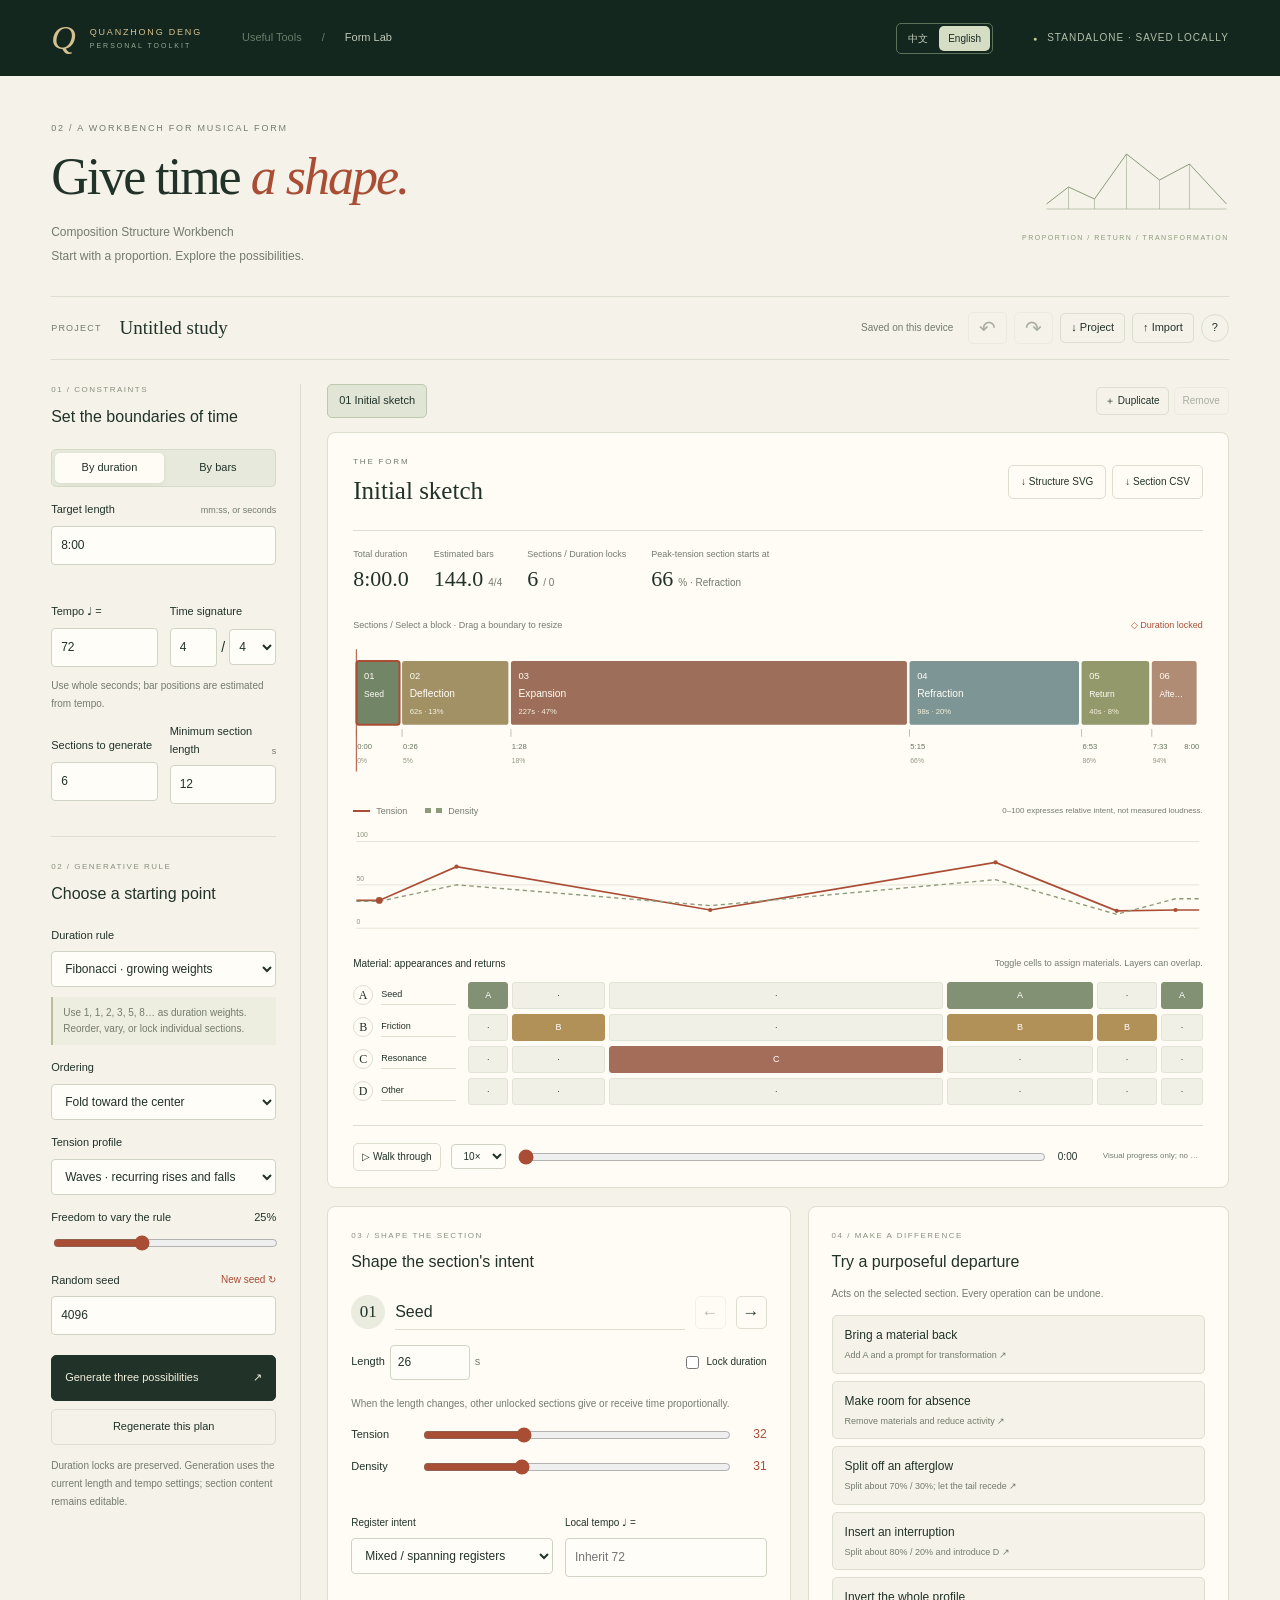
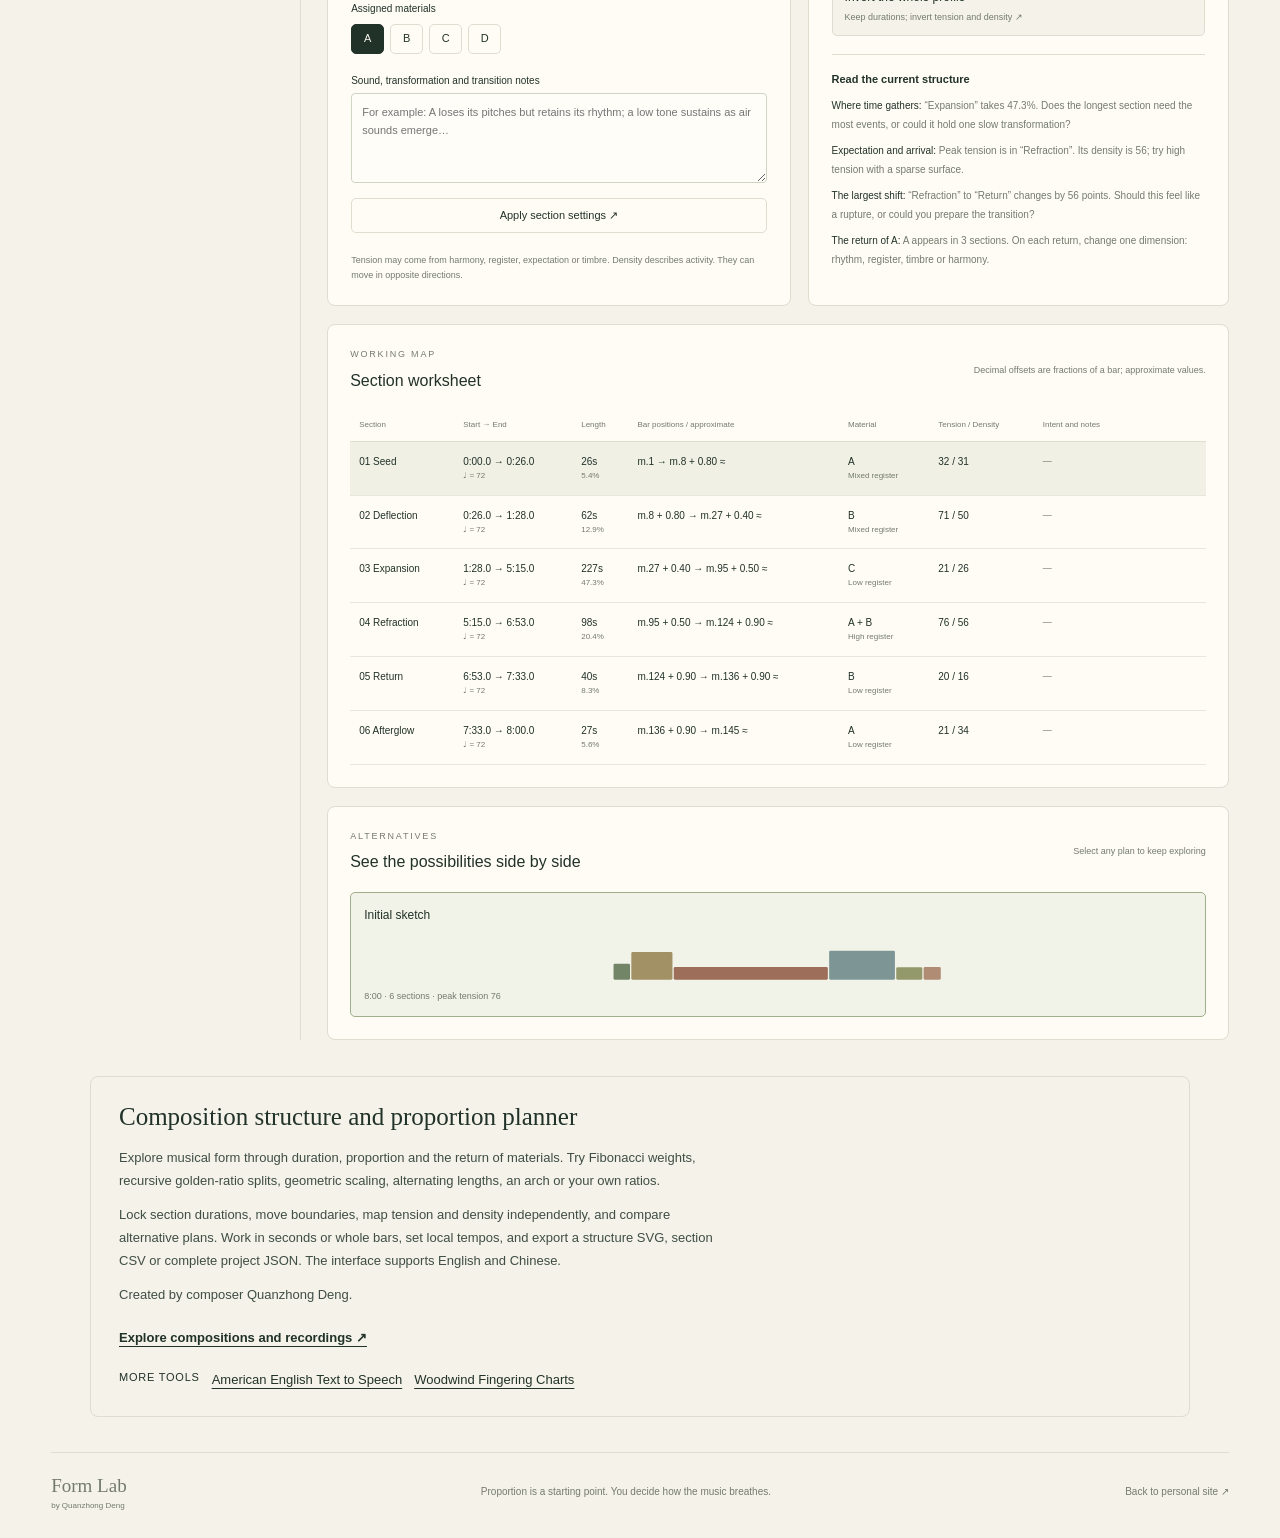
<file: form-lab/index.html>
<!doctype html>
<html lang="zh-CN"><head><meta charset="UTF-8"><meta name="viewport" content="width=device-width,initial-scale=1"><meta name="theme-color" content="#17271f"><title data-i18n="Form Lab · 作曲结构实验台">Form Lab — Composition Structure &amp; Proportion Planner | Quanzhong Deng</title><style>:root{--ink:#213229;--muted:#747b6d;--paper:#f4f2e9;--card:#fffcf5;--line:#dcded0;--dark:#14271e;--accent:#a94d35;--gold:#af8a43;--soft:#e7eadc;--font:Arial,'PingFang SC','Microsoft YaHei',sans-serif;--serif:Georgia,'Songti SC',serif}*{box-sizing:border-box}body{margin:0;background:var(--paper);color:var(--ink);font:14px/1.6 var(--font)}button,input,select,textarea{font:inherit}button,a,input,select,textarea{-webkit-tap-highlight-color:transparent}button{cursor:pointer;border:1px solid var(--line);border-radius:5px;padding:8px 12px;background:transparent;color:inherit;transition:background .15s,border-color .15s}button:hover{background:var(--soft);border-color:#a5ad95}button:disabled{opacity:.35;cursor:default}button:focus-visible,a:focus-visible{outline:2px solid var(--accent);outline-offset:3px}input:focus,select:focus,textarea:focus{outline:2px solid #a7b298;outline-offset:1px}input,select,textarea{min-width:0;border:1px solid #cfd4c4;background:#fffdf8;border-radius:4px;padding:10px;color:var(--ink);max-width:100%}input[type=range]{accent-color:var(--accent);width:100%;padding:0;border:0;background:transparent}input[type=checkbox]{accent-color:var(--accent)}textarea{resize:vertical;width:100%}a{color:inherit;text-decoration:none}h1,h2,h3,p{margin:0}h2{font-size:17px;font-weight:500}h3{font-size:14px}small{font-size:11px}button,select{touch-action:manipulation}[hidden]{display:none!important}.site-head{height:76px;padding:0 4%;background:var(--dark);color:#e7e8d8;display:flex;align-items:center;gap:40px}.brand{display:flex;align-items:center;gap:14px;font:italic 34px var(--serif);color:#d6c08f}.brand span{font:9px/1.8 var(--font);letter-spacing:1.8px}.brand small{display:block;font-size:7px;letter-spacing:2px;color:#99aa99}.crumb{font-size:11px;color:#c0c9b9}.crumb span{padding:0 17px;color:#697d6c}.local-dot{margin-left:auto;font-size:10px;letter-spacing:1px;color:#b3c0aa}.local-dot:before{content:'●';font-size:7px;margin-right:9px;color:#c2ca9a}main{max-width:1640px;padding:0 4%;margin:auto}.hero{display:flex;align-items:center;justify-content:space-between;padding:45px 0 30px}.eyebrow{font-size:9px;letter-spacing:1.8px;color:var(--muted)}h1{font:52px/1.16 var(--serif);letter-spacing:-2px;margin:12px 0 15px}h1 em{color:var(--accent);font-weight:400}.hero-note{font-size:13px}.hero-note span{margin-left:16px;color:var(--muted);font-size:12px}.hero-right{width:230px;color:#8b9c79;text-align:right}.hero-right svg{width:185px;height:70px}.hero-right p{font-size:7px;letter-spacing:1.5px;margin-top:12px}.project-bar{display:flex;justify-content:space-between;align-items:center;gap:12px;padding:15px 0;border-top:1px solid var(--line);border-bottom:1px solid var(--line);margin-bottom:24px}.project-title{display:flex;align-items:center;gap:18px;flex:1}.project-title span{font-size:9px;letter-spacing:1.2px;color:var(--muted);white-space:nowrap}.project-title input{font:19px var(--serif);border:0;background:transparent;padding:3px 0;width:min(380px,100%)}.project-actions{display:flex;gap:7px;align-items:center}.project-actions button{font-size:11px;padding:5px 10px}.project-actions #undo,.project-actions #redo{font-size:20px;line-height:1}.project-actions #save-status{font-size:10px;color:var(--muted);margin-right:8px}.round{border-radius:50%;width:28px;height:28px;padding:0!important}.workbench{display:grid;grid-template-columns:250px minmax(0,1fr);gap:26px}.sidebar{border-right:1px solid var(--line);padding-right:24px}.section-heading{margin-bottom:20px}.section-heading>span{font-size:8px;letter-spacing:1.5px;color:#89907f;display:block;margin-bottom:7px}.section-heading h2{font-size:16px}.section-heading.second{border-top:1px solid var(--line);padding-top:24px;margin-top:22px}.field{margin:14px 0}.field>label{display:flex;justify-content:space-between;align-items:center;font-size:11px;margin-bottom:7px;gap:4px}.field label small{font-size:9px;color:var(--muted)}.field input:not([type=range]),.field select{width:100%;font-size:12px;padding:9px}.field-row{display:grid;grid-template-columns:1fr 1fr;gap:12px}.field-row .field{margin:10px 0}.meter-input{display:flex;align-items:center;gap:4px}.meter-input input{width:50%!important}.meter-input select{width:50%!important;padding-left:5px!important}.hint{font-size:10px;line-height:1.8;color:var(--muted)}.algorithm-note{font-size:10px;color:var(--muted);padding:8px 10px;border-left:2px solid #b9bd9c;background:#edeedf;margin-top:-4px}.segment{display:flex;background:#e6e9db;border:1px solid #d6dac9;border-radius:5px;padding:3px}.segment button{flex:1;border:0;padding:6px;font-size:11px}.segment .active{background:var(--card);box-shadow:0 1px 4px #24352310}.text-button{border:0;font-size:10px;padding:0;color:var(--accent)}output{font-variant-numeric:tabular-nums}.primary{background:var(--ink);color:#f3f1df;border-color:var(--ink)}.primary:hover{background:#354d3b;color:#fff}.generate{width:100%;display:flex;justify-content:space-between;margin-top:20px;padding:13px;font-size:12px}.secondary{width:100%;font-size:11px;margin:8px 0 12px}.error{font-size:11px;color:#a53d27;background:#f8dfd6;padding:10px;border-radius:4px}.workspace{min-width:0}.scheme-toolbar{display:flex;align-items:center;gap:8px;justify-content:space-between;margin-bottom:14px}.scheme-tabs{display:flex;gap:5px;flex-wrap:wrap}.scheme-tabs button{font-size:11px;border-color:transparent;padding:7px 11px}.scheme-tabs .active{background:#e0e5d5;border-color:#bec7b0}.scheme-actions{display:flex;gap:5px;flex-shrink:0}.scheme-actions button{font-size:10px;padding:5px 8px}.canvas-card,.editor-card,.ideas-card,.table-card,.compare-card{border:1px solid var(--line);border-radius:8px;background:var(--card)}.canvas-card{padding:23px 25px 16px}.canvas-head{display:flex;justify-content:space-between;align-items:center}.canvas-head h2{font:25px/1.2 var(--serif);margin-top:8px}.canvas-head .eyebrow{font-size:8px}.export-actions{display:flex;gap:6px}.export-actions button{font-size:10px}.summary{display:flex;gap:25px;margin:23px 0 25px;padding-top:16px;border-top:1px solid var(--line);flex-wrap:wrap}.stat small{display:block;color:var(--muted);font-size:9px;margin-bottom:3px}.stat strong{font:22px/1.3 var(--serif)}.stat strong span{font:10px var(--font);padding-left:5px;color:var(--muted)}.timeline-label{font-size:9px;display:flex;justify-content:space-between;color:var(--muted);margin-bottom:6px}.legend-lock{color:var(--accent)}.timeline-wrap{position:relative}.plot-scroll{overflow-x:auto}.plot-scroll>svg,.timeline-wrap{min-width:500px}#timeline,#curves{display:block;width:100%;height:auto;overflow:visible}#timeline [data-section]{cursor:pointer;outline:none}#timeline [data-section]:focus-visible rect{stroke:var(--accent);stroke-width:3}#timeline [data-boundary]{cursor:ew-resize;touch-action:none;outline:none}#timeline [data-boundary]:focus-visible{stroke:var(--accent);stroke-width:2}.curve-label{display:flex;align-items:center;gap:18px;font-size:9px;margin:12px 0 4px;color:var(--muted)}.curve-label span{display:flex;gap:6px;align-items:center}.curve-label small{margin-left:auto;font-size:8px}.line{width:17px;height:0;border-top:2px solid}.tension{border-color:var(--accent)}.density{border-color:#8c9b7a;border-style:dashed}.matrix-title{display:flex;justify-content:space-between;font-size:10px;margin:6px 0 10px}.matrix-title small{font-size:9px;color:var(--muted)}.material-matrix{display:grid;gap:5px;min-width:500px}.matrix-row{display:grid;gap:5px;align-items:stretch;grid-template-columns:110px 1fr}.material-label{display:flex;align-items:center;gap:8px}.material-label b{display:grid;place-items:center;width:20px;height:20px;border:1px solid var(--line);font:12px var(--serif);border-radius:50%;flex-shrink:0}.material-label input{border:0;border-radius:0;border-bottom:1px solid var(--line);font-size:9px;width:75px;padding:2px 0;background:transparent}.matrix-cells{display:flex;gap:4px;min-width:0}.matrix-cells button{padding:0;height:27px;border-radius:3px;background:#f0f0e7;border-color:#e1e3d6;font-size:9px;min-width:0;overflow:hidden}.matrix-cells button[aria-pressed=true]{background:#829173;color:#fff;border-color:#829173}.matrix-row:nth-child(2) button[aria-pressed=true]{background:#b29158;border-color:#b29158}.matrix-row:nth-child(3) button[aria-pressed=true]{background:#a46d5a;border-color:#a46d5a}.matrix-row:nth-child(4) button[aria-pressed=true]{background:#748d92;border-color:#748d92}.walk-bar{display:flex;align-items:center;gap:10px;padding-top:17px;margin-top:20px;border-top:1px solid var(--line);font-size:10px}.walk-bar button,.walk-bar select{font-size:10px;padding:5px 8px;white-space:nowrap}.walk-bar input{flex:1;width:80px}.walk-bar output{min-width:35px}.walk-bar span{font-size:8px;color:var(--muted);max-width:110px;overflow:hidden;text-overflow:ellipsis;white-space:nowrap}.below-grid{display:grid;grid-template-columns:1.1fr 1fr;gap:17px;margin:18px 0}.editor-card,.ideas-card{padding:23px}.editor-heading{display:flex;align-items:center;gap:10px;margin-bottom:15px}.section-number{width:34px;height:34px;border-radius:50%;background:#e9ecdf;display:grid;place-items:center;font:17px var(--serif);flex-shrink:0}.editor-heading input{width:100%;border:0;border-bottom:1px solid var(--line);border-radius:0;padding:4px 0;background:transparent;font-size:16px}.editor-heading .arrow-button{font-size:17px;padding:2px 6px}.editor-inline{display:flex;gap:12px;align-items:center;margin:10px 0 15px}.editor-inline label{font-size:11px;display:flex;align-items:center;gap:5px}.editor-inline input[type=number]{width:80px;padding:7px;font-size:12px}.editor-inline small{color:var(--muted)}.lock-toggle{margin-left:auto;font-size:10px!important}.range-field{display:grid;grid-template-columns:60px 1fr 28px;align-items:center;gap:10px;margin:12px 0;font-size:11px}.range-field output{text-align:right;color:var(--accent);font-size:12px}.material-toggles{display:flex;gap:6px}.material-toggles button{font-size:11px;width:33px;height:30px;padding:0}.material-toggles .active{background:var(--ink);color:var(--paper);border-color:var(--ink)}.editor-card .field>label{font-size:10px}.editor-card textarea{font-size:11px;margin-top:3px;min-height:90px}.editor-note{color:var(--muted);font-size:9px;margin-top:8px}.idea-intro{margin-top:-10px;margin-bottom:12px}.idea-buttons{display:grid;gap:7px}.idea-buttons button{display:block;text-align:left;padding:10px 12px;background:#f5f3e9}.idea-buttons b{display:block;font-size:12px;font-weight:500}.idea-buttons span{font-size:9px;display:block;color:var(--muted);margin-top:3px}.idea-buttons button:hover{background:#ebe9db}.insights{border-top:1px solid var(--line);padding-top:16px;margin-top:18px}.insights h3{font-size:11px;margin-bottom:8px}.insights p{font-size:10px;margin-top:7px;line-height:1.9;color:var(--muted)}.insights p b{font-weight:500;color:var(--ink)}.table-card,.compare-card{margin-top:18px;padding:22px}.table-heading{display:flex;justify-content:space-between;align-items:center;margin-bottom:17px;gap:10px}.table-heading h2{font-size:16px;margin-top:6px}.table-heading>span{font-size:9px;color:var(--muted)}.table-scroll{overflow:auto}table{border-collapse:collapse;width:100%;min-width:720px;font-size:10px}th{text-align:left;font-size:8px;font-weight:400;color:var(--muted);padding:9px 9px;border-bottom:1px solid var(--line);white-space:nowrap}td{padding:12px 9px;border-bottom:1px solid #e7e8dd;max-width:200px;vertical-align:top}td:first-child{white-space:nowrap;max-width:130px}td:last-child{font-size:9px;color:var(--muted);min-width:130px}td button{border:0;padding:0;text-align:left}tr.selected{background:#f0f0e4}td small{display:block;font-size:8px;color:var(--muted)}.comparison{display:grid;grid-template-columns:repeat(auto-fit,minmax(180px,1fr));gap:12px}.compare-tile{padding:13px;border-color:var(--line);text-align:left;min-width:0}.compare-tile.active{border-color:#9fae8b;background:#f1f3e9}.compare-tile b{font-size:12px;font-weight:500;display:block;margin-bottom:10px}.compare-tile svg{width:100%;height:46px;display:block}.compare-tile small{font-size:9px;color:var(--muted);margin-top:8px;display:block}.empty{padding:20px;color:var(--muted)}footer{display:flex;justify-content:space-between;align-items:center;margin:35px 0 28px;border-top:1px solid var(--line);padding-top:22px;font-size:10px;color:var(--muted)}footer>div{font:19px var(--serif)}footer span{display:block;font:8px var(--font);margin-top:4px}footer p{font-size:10px}footer a{font-size:10px}.toast{position:fixed;bottom:25px;left:50%;transform:translateX(-50%);background:var(--ink);color:#fffef1;box-shadow:0 8px 30px #0002;max-width:min(600px,90vw);padding:13px 20px;font-size:12px;border-radius:6px;z-index:20}dialog{max-width:670px;width:92%;background:var(--card);border:1px solid var(--line);border-radius:9px;padding:35px;max-height:85vh;color:var(--ink)}dialog::backdrop{background:#14271e88;backdrop-filter:blur(3px)}dialog h2{font:30px var(--serif);margin:10px 0 20px}dialog h3{font-size:13px;margin:20px 0 8px}dialog p{font-size:12px;line-height:1.9}.dialog-close{position:absolute;top:12px;right:12px;border:0;font-size:20px}.cursor-line{pointer-events:none}.scheme-tabs button:focus-visible{outline-offset:0}@media(min-width:1500px){.workbench{grid-template-columns:270px minmax(0,1fr);gap:35px}.canvas-card{padding:28px 30px 20px}}@media(max-width:1100px){main{padding:0 3%}.workbench{grid-template-columns:220px minmax(0,1fr);gap:18px}.sidebar{padding-right:18px}.canvas-card{padding:18px}.below-grid{grid-template-columns:1fr}.ideas-card .idea-buttons{grid-template-columns:1fr 1fr}.summary{gap:16px}.project-title span{display:none}.curve-label small{max-width:160px}.hero-right{width:200px}}@media(max-width:760px){.site-head{height:64px;gap:20px}.brand span{display:none}.crumb{font-size:10px}.local-dot{font-size:8px}.hero{padding:30px 0 22px}.hero-right{display:none}h1{font-size:42px}.hero-note span{display:block;margin:6px 0 0}.project-bar{align-items:flex-start;flex-direction:column}.project-actions{width:100%;justify-content:flex-end}.project-title{width:100%}.project-title input{width:100%}.project-actions #save-status{margin-right:auto}.workbench{display:flex;flex-direction:column}.sidebar{border:1px solid var(--line);border-radius:8px;padding:18px;background:#eeefe3}.settings form{display:grid;grid-template-columns:1fr 1fr;gap:0 15px}.settings .section-heading{margin-bottom:12px}.settings .second,.settings .algorithm-note,.settings .hint,.settings .error,.settings .generate,.settings .secondary{grid-column:1/-1}.settings .second{margin-top:12px}.settings .segment{align-self:center}.settings .field-row{gap:10px}.settings .field{margin:8px 0}.settings .generate{margin-top:12px}.settings .field>label{font-size:10px}.scheme-toolbar{margin-top:6px}.scheme-actions{flex-direction:column}.canvas-card{padding:15px 12px}.canvas-head{align-items:flex-start}.export-actions{flex-direction:column;gap:4px}.export-actions button{font-size:9px;padding:5px 7px}.summary{gap:16px;margin:17px 0}.stat strong{font-size:20px}.stat small{font-size:8px}.timeline-label{font-size:8px}.curve-label small{max-width:180px}.below-grid{gap:14px}.editor-card,.ideas-card,.table-card,.compare-card{padding:18px 15px}.ideas-card .idea-buttons{grid-template-columns:1fr}.walk-bar{gap:7px}.walk-bar span{display:none}.table-heading>span{max-width:120px}.hero .eyebrow{font-size:8px}footer{align-items:flex-start}footer p{display:none}.plot-scroll{padding-bottom:9px}.matrix-title small{max-width:185px;text-align:right}.material-matrix{min-width:500px}}@media(prefers-reduced-motion:reduce){*{transition:none!important}}

#scheme-name{font:25px/1.2 var(--serif);margin-top:8px;border:0;border-bottom:1px solid transparent;background:transparent;padding:0;width:min(300px,100%)}#scheme-name:hover{border-bottom-color:var(--line)}.canvas-head>div:first-child{min-width:0;max-width:65%}.field-label{font-size:10px}

.language-switch{display:flex;gap:2px;border:1px solid #5d725c;border-radius:5px;padding:2px;margin-left:auto;flex-shrink:0}.language-switch button{color:#c5cfbf;border:0;padding:5px 9px;font-size:10px;line-height:1.5}.language-switch button[aria-pressed=true]{color:#17271f;background:#d5dec5}.language-switch button:hover{background:#567052;color:white}.site-head .local-dot{margin-left:0}.crumb>span[data-i18n]{padding:0}.hero h1>span{display:inline}.editor-inline{flex-wrap:wrap}.editor-inline .lock-toggle{white-space:nowrap}.stat{max-width:220px}.canvas-head input{max-width:100%}html[lang=en] .generate{font-size:11px}html[lang=en] .field-row .field>label{min-height:32px;align-items:flex-end}html[lang=en] .matrix-title small{max-width:230px;text-align:right}html[lang=en] .hero-note span{display:block;margin:5px 0 0}html[lang=en] .walk-bar>span{max-width:100px}@media(max-width:900px){.site-head .local-dot{display:none}.site-head{gap:20px}}@media(max-width:760px){.language-switch button{padding:4px 7px;font-size:10px}.site-head .crumb{font-size:9px}.site-head{gap:15px}html[lang=en] .settings .field>label{font-size:10px}html[lang=en] .curve-label small{font-size:8px}html[lang=en] .canvas-head>div:first-child{max-width:55%}}
</style><meta name="description" content="Plan musical form with an interactive composition structure tool. Explore custom ratios, Fibonacci and golden-ratio timing, tension, density and material returns."><link rel="canonical" href="https://quanzhongdeng.com/form-lab/"><meta name="robots" content="index,follow,max-image-preview:large"><meta property="og:type" content="website"><meta property="og:site_name" content="Quanzhong Deng"><meta property="og:title" content="Form Lab — Composition Structure &amp; Proportion Planner | Quanzhong Deng"><meta property="og:description" content="Plan musical form with an interactive composition structure tool. Explore custom ratios, Fibonacci and golden-ratio timing, tension, density and material returns."><meta property="og:url" content="https://quanzhongdeng.com/form-lab/"><meta name="twitter:card" content="summary"><meta name="twitter:title" content="Form Lab — Composition Structure &amp; Proportion Planner | Quanzhong Deng"><meta name="twitter:description" content="Plan musical form with an interactive composition structure tool. Explore custom ratios, Fibonacci and golden-ratio timing, tension, density and material returns."><script type="application/ld+json" data-site-seo>{"@context": "https://schema.org", "@type": "WebApplication", "@id": "https://quanzhongdeng.com/form-lab/#app", "name": "Form Lab", "url": "https://quanzhongdeng.com/form-lab/", "description": "Plan musical form with an interactive composition structure tool. Explore custom ratios, Fibonacci and golden-ratio timing, tension, density and material returns.", "applicationCategory": "MultimediaApplication", "operatingSystem": "Any", "isAccessibleForFree": true, "inLanguage": ["en", "zh-CN"], "author": {"@type": "Person", "@id": "https://quanzhongdeng.com/#person", "name": "Quanzhong Deng", "url": "https://quanzhongdeng.com/"}, "isPartOf": {"@type": "WebSite", "@id": "https://quanzhongdeng.com/#website", "name": "Quanzhong Deng", "url": "https://quanzhongdeng.com/"}}</script><style data-tool-guide>.tool-discovery{max-width:1100px;margin:36px auto 24px;padding:24px 28px;border:1px solid #b9bdab66;border-radius:8px;font:13px/1.8 Arial,sans-serif;color:inherit}.tool-discovery h2{font:25px/1.3 Georgia,serif;margin:0 0 12px}.tool-discovery p{margin:10px 0;max-width:85ch;opacity:.85}.tool-discovery nav{display:flex;gap:12px;flex-wrap:wrap;margin-top:15px}.tool-discovery a{text-decoration:underline;text-underline-offset:4px}.tool-discovery .portfolio-cta{display:inline-block;margin:10px 0 4px;font-weight:600}.tool-discovery small{font-size:11px;opacity:.7}.tool-discovery [data-guide-label]{font-size:11px;letter-spacing:.07em}@media(max-width:650px){.tool-discovery{margin:24px 15px;padding:20px}.tool-discovery h2{font-size:22px}}</style></head><body>
<header class="site-head"><a href="../" class="brand" aria-label="返回个人网站" data-i18n-aria-label="返回个人网站">Q<span>QUANZHONG DENG<small data-i18n="PERSONAL TOOLKIT">PERSONAL TOOLKIT</small></span></a><div class="crumb"><span data-i18n="Useful Tools">Useful Tools</span> <span>/</span> Form Lab</div><div class="language-switch" role="group" aria-label="界面语言" data-i18n-aria-label="界面语言"><button type="button" data-language="zh" aria-pressed="true" lang="zh-CN">中文</button><button type="button" data-language="en" aria-pressed="false" lang="en">English</button></div><span class="local-dot" data-i18n="独立运行 · 本机保存">独立运行 · 本机保存</span></header>
<main><section class="hero"><div><p class="eyebrow" data-i18n="02 / A WORKBENCH FOR MUSICAL FORM">02 / A WORKBENCH FOR MUSICAL FORM</p><h1><span data-i18n="Give time">Give time</span> <em data-i18n="a shape.">a shape.</em></h1><p class="hero-note"><span data-i18n="作曲结构实验台">作曲结构实验台</span> <span data-i18n="从一个比例出发，走向多种可能。">从一个比例出发，走向多种可能。</span></p></div><div class="hero-right"><svg viewbox="0 0 180 70" aria-hidden="true"><path d="M0 60 L22 43 L48 55 L80 10 L113 36 L143 20 L180 60" fill="none" stroke="currentColor" stroke-width="1"></path><path d="M0 65H180M22 43V65M48 55V65M80 10V65M113 36V65M143 20V65" stroke="currentColor" stroke-width=".5"></path></svg><p data-i18n="PROPORTION / RETURN / TRANSFORMATION">PROPORTION / RETURN / TRANSFORMATION</p></div></section>
<div class="project-bar"><label class="project-title"><span data-i18n="PROJECT / 项目">PROJECT / 项目</span><input id="project-title" aria-label="项目名称" maxlength="100" value="Untitled study" data-i18n-aria-label="项目名称"></label><div class="project-actions"><span id="save-status" role="status" data-i18n="自动保存">自动保存</span><button id="undo" aria-label="撤销" title="撤销" data-i18n-aria-label="撤销" data-i18n-title="撤销">↶</button><button id="redo" aria-label="重做" title="重做" data-i18n-aria-label="重做" data-i18n-title="重做">↷</button><button id="export-json" data-i18n="↓ 项目">↓ 项目</button><button id="import-json" data-i18n="↑ 导入">↑ 导入</button><input id="import-file" type="file" accept=".json,application/json" hidden><button id="help-open" class="round" aria-label="使用说明" data-i18n-aria-label="使用说明">?</button></div></div>
<div class="workbench"><aside class="sidebar"><section class="settings"><div class="section-heading"><span data-i18n="01 / CONSTRAINTS">01 / CONSTRAINTS</span><h2 data-i18n="先给时间一个边界">先给时间一个边界</h2></div><form id="settings-form"><div class="segment"><button type="button" data-basis="time" class="active" aria-pressed="true" data-i18n="按时长">按时长</button><button type="button" data-basis="bars" aria-pressed="false" data-i18n="按小节">按小节</button></div><div class="field"><label for="target"><span data-i18n="目标总长">目标总长</span> <small id="target-unit" data-i18n="分:秒，或秒数">分:秒，或秒数</small></label><input id="target" value="8:00" inputmode="text" required></div><div class="field-row"><div class="field"><label for="bpm" data-i18n="速度 ♩ =">速度 ♩ =</label><input id="bpm" type="number" min="10" max="400" value="72" required></div><div class="field"><label for="meter-n" data-i18n="拍号">拍号</label><div class="meter-input"><input id="meter-n" type="number" min="1" max="32" value="4" aria-label="拍号分子" required data-i18n-aria-label="拍号分子"><span>/</span><select id="meter-d" aria-label="拍号分母" data-i18n-aria-label="拍号分母"><option>2</option><option selected>4</option><option>8</option><option>16</option></select></div></div></div><p class="hint" id="timing-hint" data-i18n="按整数秒分配；小节位置为估算。">按整数秒分配；小节位置为估算。</p><div class="field-row"><div class="field"><label for="count" data-i18n="生成段数">生成段数</label><input id="count" type="number" min="3" max="16" value="6" required></div><div class="field"><label for="minimum"><span data-i18n="最短段长">最短段长</span> <small id="min-unit" data-i18n="秒">秒</small></label><input id="minimum" type="number" min="1" value="12" required></div></div><div class="section-heading second"><span data-i18n="02 / GENERATIVE RULE">02 / GENERATIVE RULE</span><h2 data-i18n="选择一种出发方式">选择一种出发方式</h2></div><div class="field"><label for="algorithm" data-i18n="时间分配">时间分配</label><select id="algorithm"><option value="golden" data-i18n="黄金比例 · 递归拆分">黄金比例 · 递归拆分</option><option value="fibonacci" selected data-i18n="斐波那契 · 递增权重">斐波那契 · 递增权重</option><option value="geometric" data-i18n="几何级数 · 渐进伸缩">几何级数 · 渐进伸缩</option><option value="alternating" data-i18n="长短交错 · 呼吸">长短交错 · 呼吸</option><option value="arch" data-i18n="对称拱形 · 中心延展">对称拱形 · 中心延展</option><option value="equal" data-i18n="等长段落 · 网格">等长段落 · 网格</option><option value="custom" data-i18n="自定义比例">自定义比例</option></select></div><p class="algorithm-note" id="algorithm-note"></p><div class="field" id="factor-field" hidden><label for="factor" data-i18n="伸缩倍率">伸缩倍率</label><input id="factor" type="number" value="1.5" min="1" max="4" step=".05"></div><div class="field" id="custom-field" hidden><label for="custom-ratios" data-i18n="比例权重">比例权重</label><input id="custom-ratios" value="3:5:2:8:3:5" placeholder="3:5:2:8:3:5"><p class="hint" data-i18n="每段一个正数，用冒号或空格分隔。">每段一个正数，用冒号或空格分隔。</p></div><div class="field"><label for="order" data-i18n="排列方式">排列方式</label><select id="order"><option value="forward" data-i18n="保留原序">保留原序</option><option value="reverse" data-i18n="逆序">逆序</option><option value="fold" data-i18n="向中心聚拢">向中心聚拢</option><option value="rotate" data-i18n="循环位移">循环位移</option></select></div><div class="field"><label for="character" data-i18n="张力走势">张力走势</label><select id="character"><option value="arch" data-i18n="单峰 · 聚合再释放">单峰 · 聚合再释放</option><option value="waves" selected data-i18n="波浪 · 多次起伏">波浪 · 多次起伏</option><option value="accumulate" data-i18n="积累 · 持续抬升">积累 · 持续抬升</option><option value="erode" data-i18n="消蚀 · 逐步退去">消蚀 · 逐步退去</option><option value="contrast" data-i18n="断裂 · 强烈交替">断裂 · 强烈交替</option></select></div><div class="field" id="peak-field" hidden><label for="peak"><span data-i18n="张力峰值位置">张力峰值位置</span> <output id="peak-value">62%</output></label><input id="peak" type="range" min="5" max="95" value="62"></div><div class="field"><label for="variation"><span data-i18n="偏离规则的自由度">偏离规则的自由度</span> <output id="variation-value">25%</output></label><input id="variation" type="range" min="0" max="65" value="25"></div><div class="field"><label for="seed"><span data-i18n="随机种子">随机种子</span> <button type="button" class="text-button" id="new-seed" data-i18n="换一个 ↻">换一个 ↻</button></label><input id="seed" type="number" value="4096" min="0" max="99999999" step="1" required></div><div id="settings-error" class="error" role="alert" hidden></div><button type="submit" class="primary generate"><span data-i18n="生成三个可能">生成三个可能</span> <span>↗</span></button><button type="button" id="regenerate" class="secondary" data-i18n="重算当前方案">重算当前方案</button><p class="hint" data-i18n="锁定的时长会保留。新方案先保留当前总长与速度设置，段落内容可继续自由编辑。">锁定的时长会保留。新方案先保留当前总长与速度设置，段落内容可继续自由编辑。</p></form></section></aside>
<div class="workspace"><div class="scheme-toolbar"><div id="scheme-tabs" class="scheme-tabs" aria-label="结构方案" data-i18n-aria-label="结构方案"></div><div class="scheme-actions"><button id="duplicate" title="复制当前方案" data-i18n-title="复制当前方案" data-i18n="＋ 复制">＋ 复制</button><button id="remove-scheme" title="删除当前方案" data-i18n-title="删除当前方案" data-i18n="移除">移除</button></div></div><section class="canvas-card"><div class="canvas-head"><div><p class="eyebrow" data-i18n="THE FORM / 全曲结构">THE FORM / 全曲结构</p><input id="scheme-name" aria-label="方案名称" value="方案 01" maxlength="50" data-i18n-aria-label="方案名称"></div><div class="export-actions"><button id="export-svg" data-i18n="↓ 结构图 SVG">↓ 结构图 SVG</button><button id="export-csv" data-i18n="↓ 段落表 CSV">↓ 段落表 CSV</button></div></div><div id="summary" class="summary"></div><div class="timeline-label"><span data-i18n="段落 / 点击选择 · 拖动分界调整">段落 / 点击选择 · 拖动分界调整</span><span class="legend-lock" data-i18n="◇ 时长已锁定">◇ 时长已锁定</span></div><div class="plot-scroll"><div id="timeline-wrap" class="timeline-wrap"><svg id="timeline" viewbox="0 0 1000 180" role="group" aria-label="段落时间线" data-i18n-aria-label="段落时间线"></svg></div><div class="curve-label"><span><i class="line tension"></i><span data-i18n="张力">张力</span></span><span><i class="line density"></i><span data-i18n="密度">密度</span></span><small data-i18n="0–100 是相对意图，不代表实际响度。">0–100 是相对意图，不代表实际响度。</small></div><svg id="curves" viewbox="0 0 1000 150" role="img" aria-label="张力与密度走势" data-i18n-aria-label="张力与密度走势"></svg><div class="matrix-title"><span data-i18n="材料的出现与回归">材料的出现与回归</span><small data-i18n="点击格子开关材料；同一段可叠加。">点击格子开关材料；同一段可叠加。</small></div><div id="matrix" class="material-matrix"></div></div><div class="walk-bar"><button id="walk-play" data-i18n="▷ 走读结构">▷ 走读结构</button><select id="walk-speed" aria-label="走读速度" data-i18n-aria-label="走读速度"><option value="1">1×</option><option value="5">5×</option><option value="10" selected>10×</option><option value="30">30×</option></select><input id="walk-position" type="range" min="0" max="1000" value="0" aria-label="走读位置" data-i18n-aria-label="走读位置"><output id="walk-time">0:00</output><span id="walk-section" data-i18n="仅显示进程，不生成音乐">仅显示进程，不生成音乐</span></div></section>
<div class="below-grid"><section class="editor-card"><div class="section-heading"><span data-i18n="03 / SHAPE THE SECTION">03 / SHAPE THE SECTION</span><h2 data-i18n="把意图放进段落">把意图放进段落</h2></div><div id="section-editor"></div></section><section class="ideas-card"><div class="section-heading"><span data-i18n="04 / MAKE A DIFFERENCE">04 / MAKE A DIFFERENCE</span><h2 data-i18n="试一次有目的的偏离">试一次有目的的偏离</h2></div><p class="hint idea-intro" data-i18n="作用于当前选中段落。操作都可以撤销。">作用于当前选中段落。操作都可以撤销。</p><div class="idea-buttons"><button data-operation="echo"><b data-i18n="让旧材料回来">让旧材料回来</b><span data-i18n="加入 A，并留下一次变形的线索 ↗">加入 A，并留下一次变形的线索 ↗</span></button><button data-operation="silence"><b data-i18n="腾出一块空白">腾出一块空白</b><span data-i18n="抽走材料，降低活动密度 ↗">抽走材料，降低活动密度 ↗</span></button><button data-operation="split"><b data-i18n="拆出一段余波">拆出一段余波</b><span data-i18n="约 70% / 30% 拆分，尾段消退 ↗">约 70% / 30% 拆分，尾段消退 ↗</span></button><button data-operation="interrupt"><b data-i18n="插入一次异质中断">插入一次异质中断</b><span data-i18n="约 80% / 20% 拆分，引入 D ↗">约 80% / 20% 拆分，引入 D ↗</span></button><button data-operation="invert"><b data-i18n="倒转全曲的张力">倒转全曲的张力</b><span data-i18n="保留时长，反转张力与密度 ↗">保留时长，反转张力与密度 ↗</span></button></div><div id="insights" class="insights"></div></section></div>
<section class="table-card"><div class="table-heading"><div><p class="eyebrow" data-i18n="WORKING MAP">WORKING MAP</p><h2 data-i18n="段落工作表">段落工作表</h2></div><span id="table-caption"></span></div><div class="table-scroll"><table><thead><tr><th data-i18n="段落">段落</th><th data-i18n="开始 → 结束">开始 → 结束</th><th data-i18n="长度">长度</th><th data-i18n="小节位置 / 估算">小节位置 / 估算</th><th data-i18n="材料">材料</th><th data-i18n="张力 / 密度">张力 / 密度</th><th data-i18n="意图与备注">意图与备注</th></tr></thead><tbody id="section-table"></tbody></table></div></section>
<section class="compare-card"><div class="table-heading"><div><p class="eyebrow" data-i18n="ALTERNATIVES">ALTERNATIVES</p><h2 data-i18n="把不同可能放在一起看">把不同可能放在一起看</h2></div><span data-i18n="点击任一方案继续编辑">点击任一方案继续编辑</span></div><div id="comparison" class="comparison"></div></section>
</div></div><section class="tool-discovery" aria-label="About this tool"><h2 data-i18n="Composition structure and proportion planner">Composition structure and proportion planner</h2><p data-i18n="Explore musical form through duration, proportion and the return of materials. Try Fibonacci weights, recursive golden-ratio splits, geometric scaling, alternating lengths, an arch or your own ratios.">Explore musical form through duration, proportion and the return of materials. Try Fibonacci weights, recursive golden-ratio splits, geometric scaling, alternating lengths, an arch or your own ratios.</p><p data-i18n="Lock section durations, move boundaries, map tension and density independently, and compare alternative plans. Work in seconds or whole bars, set local tempos, and export a structure SVG, section CSV or complete project JSON. The interface supports English and Chinese.">Lock section durations, move boundaries, map tension and density independently, and compare alternative plans. Work in seconds or whole bars, set local tempos, and export a structure SVG, section CSV or complete project JSON. The interface supports English and Chinese.</p><p data-i18n="Created by composer Quanzhong Deng.">Created by composer Quanzhong Deng.</p><a data-i18n="Explore compositions and recordings ↗" class="portfolio-cta" href="../#works">Explore compositions and recordings ↗</a><nav aria-label="More tools"><span data-i18n="MORE TOOLS" data-guide-label>MORE TOOLS</span><a data-i18n="American English Text to Speech" href="../voice/">American English Text to Speech</a><a data-i18n="Woodwind Fingering Charts" href="../fingering/">Woodwind Fingering Charts</a></nav></section><footer><div>Form Lab <span data-i18n="by Quanzhong Deng">by Quanzhong Deng</span></div><p data-i18n="比例是一个起点。音乐如何呼吸，由你决定。">比例是一个起点。音乐如何呼吸，由你决定。</p><a href="../" data-i18n="返回个人网站 ↗">返回个人网站 ↗</a></footer></main>
<dialog id="help"><button id="help-close" class="dialog-close" aria-label="关闭说明" data-i18n-aria-label="关闭说明">×</button><p class="eyebrow" data-i18n="A WAY IN, NOT A RULE">A WAY IN, NOT A RULE</p><h2 data-i18n="把它当成草稿纸。">把它当成草稿纸。</h2><p data-i18n="先设总时长或总小节数，再选一种比例与张力走势，生成三个备选。选择段落后，可以拖分界、锁定时长、安排材料、独立调整速度、记录音区与意图。生成的名称和走势只是可修改的构思提示。">先设总时长或总小节数，再选一种比例与张力走势，生成三个备选。选择段落后，可以拖分界、锁定时长、安排材料、独立调整速度、记录音区与意图。生成的名称和走势只是可修改的构思提示。</p><h3 data-i18n="两种时间基准">两种时间基准</h3><p><b data-i18n="按时长：">按时长：</b><span data-i18n="段落以整数秒分配，总时长固定。小节位置按照各段速度推算，可能落在小节中间。">段落以整数秒分配，总时长固定。小节位置按照各段速度推算，可能落在小节中间。</span><b data-i18n="按小节：">按小节：</b><span data-i18n="段落以整小节分配，起始小节精确；实际总时长由拍号和各段速度决定。速度均以四分音符为单位，不计算自由延长或速度渐变。">段落以整小节分配，起始小节精确；实际总时长由拍号和各段速度决定。速度均以四分音符为单位，不计算自由延长或速度渐变。</span></p><h3 data-i18n="比例如何生效">比例如何生效</h3><p data-i18n="数列与自定义值都是段长权重。黄金比例模式反复把最长段按约 38.2% / 61.8% 拆分；它不强制高潮位置。最短段长、时长锁定、随机偏离和整数取整可能改变最终比例。自由度设为 0 时关闭随机偏离；相同种子与设置可以重现相同分配和走势。">数列与自定义值都是段长权重。黄金比例模式反复把最长段按约 38.2% / 61.8% 拆分；它不强制高潮位置。最短段长、时长锁定、随机偏离和整数取整可能改变最终比例。自由度设为 0 时关闭随机偏离；相同种子与设置可以重现相同分配和走势。</p><h3 data-i18n="几个有用的实验">几个有用的实验</h3><p data-i18n="保持时长，尝试不同的张力；让长段落保持低密度；把重要材料放在最短一段；让 A 回归时只保留它的节奏或音区。材料矩阵记录“哪里出现”，具体如何变化写在段落备注。">保持时长，尝试不同的张力；让长段落保持低密度；把重要材料放在最短一段；让 A 回归时只保留它的节奏或音区。材料矩阵记录“哪里出现”，具体如何变化写在段落备注。</p><h3 data-i18n="保存与导出">保存与导出</h3><p data-i18n="草稿自动保存在当前浏览器。下载“项目”JSON 可以完整备份并在其他设备导入；CSV 用于制作排练或创作工作表；SVG 用于结构图展示。修改总长、时间基准或全局速度会同步所有方案，局部速度保留。导入和移除方案都可撤销。">草稿自动保存在当前浏览器。下载“项目”JSON 可以完整备份并在其他设备导入；CSV 用于制作排练或创作工作表；SVG 用于结构图展示。修改总长、时间基准或全局速度会同步所有方案，局部速度保留。导入和移除方案都可撤销。</p><p class="hint" data-i18n="无账号、无在线 AI、无外部依赖。走读只显示时间进程，不生成音频。这里没有“最佳结构”评分，也不会把某种比例当作作品质量的标准。">无账号、无在线 AI、无外部依赖。走读只显示时间进程，不生成音频。这里没有“最佳结构”评分，也不会把某种比例当作作品质量的标准。</p></dialog><div id="toast" class="toast" role="status" hidden></div><script>(()=>{var se={"Form Lab \xB7 \u4F5C\u66F2\u7ED3\u6784\u5B9E\u9A8C\u53F0":["Form Lab \xB7 \u4F5C\u66F2\u7ED3\u6784\u4E0E\u6BD4\u4F8B\u89C4\u5212\u5668 | \u9093\u8343\u4E2D","Form Lab \u2014 Composition Structure & Proportion Planner | Quanzhong Deng"],\u8FD4\u56DE\u4E2A\u4EBA\u7F51\u7AD9:["\u8FD4\u56DE\u4E2A\u4EBA\u7F51\u7AD9","Back to personal site"],"\u72EC\u7ACB\u8FD0\u884C \xB7 \u672C\u673A\u4FDD\u5B58":["\u72EC\u7ACB\u8FD0\u884C \xB7 \u672C\u673A\u4FDD\u5B58","STANDALONE \xB7 SAVED LOCALLY"],\u4F5C\u66F2\u7ED3\u6784\u5B9E\u9A8C\u53F0:["\u4F5C\u66F2\u7ED3\u6784\u5B9E\u9A8C\u53F0","Composition Structure Workbench"],"\u4ECE\u4E00\u4E2A\u6BD4\u4F8B\u51FA\u53D1\uFF0C\u8D70\u5411\u591A\u79CD\u53EF\u80FD\u3002":["\u4ECE\u4E00\u4E2A\u6BD4\u4F8B\u51FA\u53D1\uFF0C\u8D70\u5411\u591A\u79CD\u53EF\u80FD\u3002","Start with a proportion. Explore the possibilities."],"PROJECT / \u9879\u76EE":["\u9879\u76EE","PROJECT"],\u9879\u76EE\u540D\u79F0:["\u9879\u76EE\u540D\u79F0","Project title"],\u81EA\u52A8\u4FDD\u5B58:["\u81EA\u52A8\u4FDD\u5B58","Autosave"],\u64A4\u9500:["\u64A4\u9500","Undo"],\u91CD\u505A:["\u91CD\u505A","Redo"],"\u2193 \u9879\u76EE":["\u2193 \u9879\u76EE","\u2193 Project"],"\u2191 \u5BFC\u5165":["\u2191 \u5BFC\u5165","\u2191 Import"],\u4F7F\u7528\u8BF4\u660E:["\u4F7F\u7528\u8BF4\u660E","How to use"],\u5148\u7ED9\u65F6\u95F4\u4E00\u4E2A\u8FB9\u754C:["\u5148\u7ED9\u65F6\u95F4\u4E00\u4E2A\u8FB9\u754C","Set the boundaries of time"],\u6309\u65F6\u957F:["\u6309\u65F6\u957F","By duration"],\u6309\u5C0F\u8282:["\u6309\u5C0F\u8282","By bars"],\u76EE\u6807\u603B\u957F:["\u76EE\u6807\u603B\u957F","Target length"],"\u5206:\u79D2\uFF0C\u6216\u79D2\u6570":["\u5206:\u79D2\uFF0C\u6216\u79D2\u6570","mm:ss, or seconds"],"\u901F\u5EA6 \u2669 =":["\u901F\u5EA6 \u2669 =","Tempo \u2669 ="],\u62CD\u53F7:["\u62CD\u53F7","Time signature"],\u62CD\u53F7\u5206\u5B50:["\u62CD\u53F7\u5206\u5B50","Time signature numerator"],\u62CD\u53F7\u5206\u6BCD:["\u62CD\u53F7\u5206\u6BCD","Time signature denominator"],"\u6309\u6574\u6570\u79D2\u5206\u914D\uFF1B\u5C0F\u8282\u4F4D\u7F6E\u4E3A\u4F30\u7B97\u3002":["\u6309\u6574\u6570\u79D2\u5206\u914D\uFF1B\u5C0F\u8282\u4F4D\u7F6E\u4E3A\u4F30\u7B97\u3002","Whole-second sections; bar positions are approximate."],\u751F\u6210\u6BB5\u6570:["\u751F\u6210\u6BB5\u6570","Sections to generate"],\u6700\u77ED\u6BB5\u957F:["\u6700\u77ED\u6BB5\u957F","Minimum section length"],\u79D2:["\u79D2","s"],\u5C0F\u8282:["\u5C0F\u8282","bars"],\u9009\u62E9\u4E00\u79CD\u51FA\u53D1\u65B9\u5F0F:["\u9009\u62E9\u4E00\u79CD\u51FA\u53D1\u65B9\u5F0F","Choose a starting point"],\u65F6\u95F4\u5206\u914D:["\u65F6\u95F4\u5206\u914D","Duration rule"],"\u9EC4\u91D1\u6BD4\u4F8B \xB7 \u9012\u5F52\u62C6\u5206":["\u9EC4\u91D1\u6BD4\u4F8B \xB7 \u9012\u5F52\u62C6\u5206","Golden ratio \xB7 recursive splits"],"\u6590\u6CE2\u90A3\u5951 \xB7 \u9012\u589E\u6743\u91CD":["\u6590\u6CE2\u90A3\u5951 \xB7 \u9012\u589E\u6743\u91CD","Fibonacci \xB7 growing weights"],"\u51E0\u4F55\u7EA7\u6570 \xB7 \u6E10\u8FDB\u4F38\u7F29":["\u51E0\u4F55\u7EA7\u6570 \xB7 \u6E10\u8FDB\u4F38\u7F29","Geometric \xB7 progressive scaling"],"\u957F\u77ED\u4EA4\u9519 \xB7 \u547C\u5438":["\u957F\u77ED\u4EA4\u9519 \xB7 \u547C\u5438","Alternating \xB7 long and short"],"\u5BF9\u79F0\u62F1\u5F62 \xB7 \u4E2D\u5FC3\u5EF6\u5C55":["\u5BF9\u79F0\u62F1\u5F62 \xB7 \u4E2D\u5FC3\u5EF6\u5C55","Arch \xB7 longer at the center"],"\u7B49\u957F\u6BB5\u843D \xB7 \u7F51\u683C":["\u7B49\u957F\u6BB5\u843D \xB7 \u7F51\u683C","Equal \xB7 a regular grid"],\u81EA\u5B9A\u4E49\u6BD4\u4F8B:["\u81EA\u5B9A\u4E49\u6BD4\u4F8B","Custom ratios"],\u4F38\u7F29\u500D\u7387:["\u4F38\u7F29\u500D\u7387","Scale factor"],\u6BD4\u4F8B\u6743\u91CD:["\u6BD4\u4F8B\u6743\u91CD","Ratio weights"],"\u6BCF\u6BB5\u4E00\u4E2A\u6B63\u6570\uFF0C\u7528\u5192\u53F7\u6216\u7A7A\u683C\u5206\u9694\u3002":["\u6BCF\u6BB5\u4E00\u4E2A\u6B63\u6570\uFF0C\u7528\u5192\u53F7\u6216\u7A7A\u683C\u5206\u9694\u3002","One positive number per section, separated by colons or spaces."],\u6392\u5217\u65B9\u5F0F:["\u6392\u5217\u65B9\u5F0F","Ordering"],\u4FDD\u7559\u539F\u5E8F:["\u4FDD\u7559\u539F\u5E8F","Original order"],\u9006\u5E8F:["\u9006\u5E8F","Reverse"],\u5411\u4E2D\u5FC3\u805A\u62E2:["\u5411\u4E2D\u5FC3\u805A\u62E2","Fold toward the center"],\u5FAA\u73AF\u4F4D\u79FB:["\u5FAA\u73AF\u4F4D\u79FB","Rotate"],\u5F20\u529B\u8D70\u52BF:["\u5F20\u529B\u8D70\u52BF","Tension profile"],"\u5355\u5CF0 \xB7 \u805A\u5408\u518D\u91CA\u653E":["\u5355\u5CF0 \xB7 \u805A\u5408\u518D\u91CA\u653E","Single peak \xB7 gather and release"],"\u6CE2\u6D6A \xB7 \u591A\u6B21\u8D77\u4F0F":["\u6CE2\u6D6A \xB7 \u591A\u6B21\u8D77\u4F0F","Waves \xB7 recurring rises and falls"],"\u79EF\u7D2F \xB7 \u6301\u7EED\u62AC\u5347":["\u79EF\u7D2F \xB7 \u6301\u7EED\u62AC\u5347","Accumulate \xB7 a gradual rise"],"\u6D88\u8680 \xB7 \u9010\u6B65\u9000\u53BB":["\u6D88\u8680 \xB7 \u9010\u6B65\u9000\u53BB","Erode \xB7 a gradual decline"],"\u65AD\u88C2 \xB7 \u5F3A\u70C8\u4EA4\u66FF":["\u65AD\u88C2 \xB7 \u5F3A\u70C8\u4EA4\u66FF","Contrast \xB7 alternating extremes"],\u5F20\u529B\u5CF0\u503C\u4F4D\u7F6E:["\u5F20\u529B\u5CF0\u503C\u4F4D\u7F6E","Tension peak position"],\u504F\u79BB\u89C4\u5219\u7684\u81EA\u7531\u5EA6:["\u504F\u79BB\u89C4\u5219\u7684\u81EA\u7531\u5EA6","Freedom to vary the rule"],\u968F\u673A\u79CD\u5B50:["\u968F\u673A\u79CD\u5B50","Random seed"],"\u6362\u4E00\u4E2A \u21BB":["\u6362\u4E00\u4E2A \u21BB","New seed \u21BB"],\u751F\u6210\u4E09\u4E2A\u53EF\u80FD:["\u751F\u6210\u4E09\u4E2A\u53EF\u80FD","Generate three possibilities"],\u91CD\u7B97\u5F53\u524D\u65B9\u6848:["\u91CD\u7B97\u5F53\u524D\u65B9\u6848","Regenerate this plan"],"\u9501\u5B9A\u7684\u65F6\u957F\u4F1A\u4FDD\u7559\u3002\u65B0\u65B9\u6848\u5148\u4FDD\u7559\u5F53\u524D\u603B\u957F\u4E0E\u901F\u5EA6\u8BBE\u7F6E\uFF0C\u6BB5\u843D\u5185\u5BB9\u53EF\u7EE7\u7EED\u81EA\u7531\u7F16\u8F91\u3002":["\u9501\u5B9A\u7684\u65F6\u957F\u4F1A\u4FDD\u7559\u3002\u65B0\u65B9\u6848\u5148\u4FDD\u7559\u5F53\u524D\u603B\u957F\u4E0E\u901F\u5EA6\u8BBE\u7F6E\uFF0C\u6BB5\u843D\u5185\u5BB9\u53EF\u7EE7\u7EED\u81EA\u7531\u7F16\u8F91\u3002","Duration locks are preserved. Generation uses the current length and tempo settings; section content remains editable."],\u7ED3\u6784\u65B9\u6848:["\u7ED3\u6784\u65B9\u6848","Structure plans"],"\uFF0B \u590D\u5236":["\uFF0B \u590D\u5236","\uFF0B Duplicate"],\u590D\u5236\u5F53\u524D\u65B9\u6848:["\u590D\u5236\u5F53\u524D\u65B9\u6848","Duplicate this plan"],\u79FB\u9664:["\u79FB\u9664","Remove"],\u5220\u9664\u5F53\u524D\u65B9\u6848:["\u5220\u9664\u5F53\u524D\u65B9\u6848","Remove this plan"],"THE FORM / \u5168\u66F2\u7ED3\u6784":["\u5168\u66F2\u7ED3\u6784","THE FORM"],\u65B9\u6848\u540D\u79F0:["\u65B9\u6848\u540D\u79F0","Plan name"],"\u2193 \u7ED3\u6784\u56FE SVG":["\u2193 \u7ED3\u6784\u56FE SVG","\u2193 Structure SVG"],"\u2193 \u6BB5\u843D\u8868 CSV":["\u2193 \u6BB5\u843D\u8868 CSV","\u2193 Section CSV"],"\u6BB5\u843D / \u70B9\u51FB\u9009\u62E9 \xB7 \u62D6\u52A8\u5206\u754C\u8C03\u6574":["\u6BB5\u843D / \u70B9\u51FB\u9009\u62E9 \xB7 \u62D6\u52A8\u5206\u754C\u8C03\u6574","Sections / Select a block \xB7 Drag a boundary to resize"],"\u25C7 \u65F6\u957F\u5DF2\u9501\u5B9A":["\u25C7 \u65F6\u957F\u5DF2\u9501\u5B9A","\u25C7 Duration locked"],\u6BB5\u843D\u65F6\u95F4\u7EBF:["\u6BB5\u843D\u65F6\u95F4\u7EBF","Section timeline"],\u5F20\u529B:["\u5F20\u529B","Tension"],\u5BC6\u5EA6:["\u5BC6\u5EA6","Density"],"0\u2013100 \u662F\u76F8\u5BF9\u610F\u56FE\uFF0C\u4E0D\u4EE3\u8868\u5B9E\u9645\u54CD\u5EA6\u3002":["0\u2013100 \u662F\u76F8\u5BF9\u610F\u56FE\uFF0C\u4E0D\u4EE3\u8868\u5B9E\u9645\u54CD\u5EA6\u3002","0\u2013100 expresses relative intent, not measured loudness."],\u5F20\u529B\u4E0E\u5BC6\u5EA6\u8D70\u52BF:["\u5F20\u529B\u4E0E\u5BC6\u5EA6\u8D70\u52BF","Tension and density profiles"],\u6750\u6599\u7684\u51FA\u73B0\u4E0E\u56DE\u5F52:["\u6750\u6599\u7684\u51FA\u73B0\u4E0E\u56DE\u5F52","Material: appearances and returns"],"\u70B9\u51FB\u683C\u5B50\u5F00\u5173\u6750\u6599\uFF1B\u540C\u4E00\u6BB5\u53EF\u53E0\u52A0\u3002":["\u70B9\u51FB\u683C\u5B50\u5F00\u5173\u6750\u6599\uFF1B\u540C\u4E00\u6BB5\u53EF\u53E0\u52A0\u3002","Toggle cells to assign materials. Layers can overlap."],"\u25B7 \u8D70\u8BFB\u7ED3\u6784":["\u25B7 \u8D70\u8BFB\u7ED3\u6784","\u25B7 Walk through"],\u8D70\u8BFB\u901F\u5EA6:["\u8D70\u8BFB\u901F\u5EA6","Walk-through speed"],\u8D70\u8BFB\u4F4D\u7F6E:["\u8D70\u8BFB\u4F4D\u7F6E","Walk-through position"],"\u4EC5\u663E\u793A\u8FDB\u7A0B\uFF0C\u4E0D\u751F\u6210\u97F3\u4E50":["\u4EC5\u663E\u793A\u8FDB\u7A0B\uFF0C\u4E0D\u751F\u6210\u97F3\u4E50","Visual progress only; no music generated"],\u628A\u610F\u56FE\u653E\u8FDB\u6BB5\u843D:["\u628A\u610F\u56FE\u653E\u8FDB\u6BB5\u843D","Shape the section's intent"],\u8BD5\u4E00\u6B21\u6709\u76EE\u7684\u7684\u504F\u79BB:["\u8BD5\u4E00\u6B21\u6709\u76EE\u7684\u7684\u504F\u79BB","Try a purposeful departure"],"\u4F5C\u7528\u4E8E\u5F53\u524D\u9009\u4E2D\u6BB5\u843D\u3002\u64CD\u4F5C\u90FD\u53EF\u4EE5\u64A4\u9500\u3002":["\u4F5C\u7528\u4E8E\u5F53\u524D\u9009\u4E2D\u6BB5\u843D\u3002\u64CD\u4F5C\u90FD\u53EF\u4EE5\u64A4\u9500\u3002","Acts on the selected section. Every operation can be undone."],\u8BA9\u65E7\u6750\u6599\u56DE\u6765:["\u8BA9\u65E7\u6750\u6599\u56DE\u6765","Bring a material back"],"\u52A0\u5165 A\uFF0C\u5E76\u7559\u4E0B\u4E00\u6B21\u53D8\u5F62\u7684\u7EBF\u7D22 \u2197":["\u52A0\u5165 A\uFF0C\u5E76\u7559\u4E0B\u4E00\u6B21\u53D8\u5F62\u7684\u7EBF\u7D22 \u2197","Add A and a prompt for transformation \u2197"],\u817E\u51FA\u4E00\u5757\u7A7A\u767D:["\u817E\u51FA\u4E00\u5757\u7A7A\u767D","Make room for absence"],"\u62BD\u8D70\u6750\u6599\uFF0C\u964D\u4F4E\u6D3B\u52A8\u5BC6\u5EA6 \u2197":["\u62BD\u8D70\u6750\u6599\uFF0C\u964D\u4F4E\u6D3B\u52A8\u5BC6\u5EA6 \u2197","Remove materials and reduce activity \u2197"],\u62C6\u51FA\u4E00\u6BB5\u4F59\u6CE2:["\u62C6\u51FA\u4E00\u6BB5\u4F59\u6CE2","Split off an afterglow"],"\u7EA6 70% / 30% \u62C6\u5206\uFF0C\u5C3E\u6BB5\u6D88\u9000 \u2197":["\u7EA6 70% / 30% \u62C6\u5206\uFF0C\u5C3E\u6BB5\u6D88\u9000 \u2197","Split about 70% / 30%; let the tail recede \u2197"],\u63D2\u5165\u4E00\u6B21\u5F02\u8D28\u4E2D\u65AD:["\u63D2\u5165\u4E00\u6B21\u5F02\u8D28\u4E2D\u65AD","Insert an interruption"],"\u7EA6 80% / 20% \u62C6\u5206\uFF0C\u5F15\u5165 D \u2197":["\u7EA6 80% / 20% \u62C6\u5206\uFF0C\u5F15\u5165 D \u2197","Split about 80% / 20% and introduce D \u2197"],\u5012\u8F6C\u5168\u66F2\u7684\u5F20\u529B:["\u5012\u8F6C\u5168\u66F2\u7684\u5F20\u529B","Invert the whole profile"],"\u4FDD\u7559\u65F6\u957F\uFF0C\u53CD\u8F6C\u5F20\u529B\u4E0E\u5BC6\u5EA6 \u2197":["\u4FDD\u7559\u65F6\u957F\uFF0C\u53CD\u8F6C\u5F20\u529B\u4E0E\u5BC6\u5EA6 \u2197","Keep durations; invert tension and density \u2197"],\u6BB5\u843D\u5DE5\u4F5C\u8868:["\u6BB5\u843D\u5DE5\u4F5C\u8868","Section worksheet"],\u6BB5\u843D:["\u6BB5\u843D","Section"],"\u5F00\u59CB \u2192 \u7ED3\u675F":["\u5F00\u59CB \u2192 \u7ED3\u675F","Start \u2192 End"],\u957F\u5EA6:["\u957F\u5EA6","Length"],"\u5C0F\u8282\u4F4D\u7F6E / \u4F30\u7B97":["\u5C0F\u8282\u4F4D\u7F6E / \u4F30\u7B97","Bar positions / approximate"],\u6750\u6599:["\u6750\u6599","Material"],"\u5F20\u529B / \u5BC6\u5EA6":["\u5F20\u529B / \u5BC6\u5EA6","Tension / Density"],\u610F\u56FE\u4E0E\u5907\u6CE8:["\u610F\u56FE\u4E0E\u5907\u6CE8","Intent and notes"],\u628A\u4E0D\u540C\u53EF\u80FD\u653E\u5728\u4E00\u8D77\u770B:["\u628A\u4E0D\u540C\u53EF\u80FD\u653E\u5728\u4E00\u8D77\u770B","See the possibilities side by side"],\u70B9\u51FB\u4EFB\u4E00\u65B9\u6848\u7EE7\u7EED\u7F16\u8F91:["\u70B9\u51FB\u4EFB\u4E00\u65B9\u6848\u7EE7\u7EED\u7F16\u8F91","Select any plan to keep exploring"],"\u6BD4\u4F8B\u662F\u4E00\u4E2A\u8D77\u70B9\u3002\u97F3\u4E50\u5982\u4F55\u547C\u5438\uFF0C\u7531\u4F60\u51B3\u5B9A\u3002":["\u6BD4\u4F8B\u662F\u4E00\u4E2A\u8D77\u70B9\u3002\u97F3\u4E50\u5982\u4F55\u547C\u5438\uFF0C\u7531\u4F60\u51B3\u5B9A\u3002","Proportion is a starting point. You decide how the music breathes."],"\u8FD4\u56DE\u4E2A\u4EBA\u7F51\u7AD9 \u2197":["\u8FD4\u56DE\u4E2A\u4EBA\u7F51\u7AD9 \u2197","Back to personal site \u2197"],\u5173\u95ED\u8BF4\u660E:["\u5173\u95ED\u8BF4\u660E","Close help"],"\u628A\u5B83\u5F53\u6210\u8349\u7A3F\u7EB8\u3002":["\u628A\u5B83\u5F53\u6210\u8349\u7A3F\u7EB8\u3002","Think of it as sketch paper."],"\u5148\u8BBE\u603B\u65F6\u957F\u6216\u603B\u5C0F\u8282\u6570\uFF0C\u518D\u9009\u4E00\u79CD\u6BD4\u4F8B\u4E0E\u5F20\u529B\u8D70\u52BF\uFF0C\u751F\u6210\u4E09\u4E2A\u5907\u9009\u3002\u9009\u62E9\u6BB5\u843D\u540E\uFF0C\u53EF\u4EE5\u62D6\u5206\u754C\u3001\u9501\u5B9A\u65F6\u957F\u3001\u5B89\u6392\u6750\u6599\u3001\u72EC\u7ACB\u8C03\u6574\u901F\u5EA6\u3001\u8BB0\u5F55\u97F3\u533A\u4E0E\u610F\u56FE\u3002\u751F\u6210\u7684\u540D\u79F0\u548C\u8D70\u52BF\u53EA\u662F\u53EF\u4FEE\u6539\u7684\u6784\u601D\u63D0\u793A\u3002":["\u5148\u8BBE\u603B\u65F6\u957F\u6216\u603B\u5C0F\u8282\u6570\uFF0C\u518D\u9009\u4E00\u79CD\u6BD4\u4F8B\u4E0E\u5F20\u529B\u8D70\u52BF\uFF0C\u751F\u6210\u4E09\u4E2A\u5907\u9009\u3002\u9009\u62E9\u6BB5\u843D\u540E\uFF0C\u53EF\u4EE5\u62D6\u5206\u754C\u3001\u9501\u5B9A\u65F6\u957F\u3001\u5B89\u6392\u6750\u6599\u3001\u72EC\u7ACB\u8C03\u6574\u901F\u5EA6\u3001\u8BB0\u5F55\u97F3\u533A\u4E0E\u610F\u56FE\u3002\u751F\u6210\u7684\u540D\u79F0\u548C\u8D70\u52BF\u53EA\u662F\u53EF\u4FEE\u6539\u7684\u6784\u601D\u63D0\u793A\u3002","Set a total duration or bar count, choose a duration rule and a tension profile, then generate three alternatives. Select a section to resize it, lock its duration, assign materials, set a local tempo, and record register and intent. Generated names and profiles are editable prompts."],\u4E24\u79CD\u65F6\u95F4\u57FA\u51C6:["\u4E24\u79CD\u65F6\u95F4\u57FA\u51C6","Two ways to plan time"],"\u6309\u65F6\u957F\uFF1A":["\u6309\u65F6\u957F\uFF1A","By duration: "],"\u6BB5\u843D\u4EE5\u6574\u6570\u79D2\u5206\u914D\uFF0C\u603B\u65F6\u957F\u56FA\u5B9A\u3002\u5C0F\u8282\u4F4D\u7F6E\u6309\u7167\u5404\u6BB5\u901F\u5EA6\u63A8\u7B97\uFF0C\u53EF\u80FD\u843D\u5728\u5C0F\u8282\u4E2D\u95F4\u3002":["\u6BB5\u843D\u4EE5\u6574\u6570\u79D2\u5206\u914D\uFF0C\u603B\u65F6\u957F\u56FA\u5B9A\u3002\u5C0F\u8282\u4F4D\u7F6E\u6309\u7167\u5404\u6BB5\u901F\u5EA6\u63A8\u7B97\uFF0C\u53EF\u80FD\u843D\u5728\u5C0F\u8282\u4E2D\u95F4\u3002","Sections use whole seconds and the total duration stays fixed. Bar positions are estimated from each section's tempo and may fall within a bar. "],"\u6309\u5C0F\u8282\uFF1A":["\u6309\u5C0F\u8282\uFF1A","By bars: "],"\u6BB5\u843D\u4EE5\u6574\u5C0F\u8282\u5206\u914D\uFF0C\u8D77\u59CB\u5C0F\u8282\u7CBE\u786E\uFF1B\u5B9E\u9645\u603B\u65F6\u957F\u7531\u62CD\u53F7\u548C\u5404\u6BB5\u901F\u5EA6\u51B3\u5B9A\u3002\u901F\u5EA6\u5747\u4EE5\u56DB\u5206\u97F3\u7B26\u4E3A\u5355\u4F4D\uFF0C\u4E0D\u8BA1\u7B97\u81EA\u7531\u5EF6\u957F\u6216\u901F\u5EA6\u6E10\u53D8\u3002":["\u6BB5\u843D\u4EE5\u6574\u5C0F\u8282\u5206\u914D\uFF0C\u8D77\u59CB\u5C0F\u8282\u7CBE\u786E\uFF1B\u5B9E\u9645\u603B\u65F6\u957F\u7531\u62CD\u53F7\u548C\u5404\u6BB5\u901F\u5EA6\u51B3\u5B9A\u3002\u901F\u5EA6\u5747\u4EE5\u56DB\u5206\u97F3\u7B26\u4E3A\u5355\u4F4D\uFF0C\u4E0D\u8BA1\u7B97\u81EA\u7531\u5EF6\u957F\u6216\u901F\u5EA6\u6E10\u53D8\u3002","Sections use whole bars with exact starting bar numbers. The time signature and section tempos determine the total duration. All tempos refer to quarter notes; calculations exclude fermatas and tempo ramps."],\u6BD4\u4F8B\u5982\u4F55\u751F\u6548:["\u6BD4\u4F8B\u5982\u4F55\u751F\u6548","How the proportions work"],"\u6570\u5217\u4E0E\u81EA\u5B9A\u4E49\u503C\u90FD\u662F\u6BB5\u957F\u6743\u91CD\u3002\u9EC4\u91D1\u6BD4\u4F8B\u6A21\u5F0F\u53CD\u590D\u628A\u6700\u957F\u6BB5\u6309\u7EA6 38.2% / 61.8% \u62C6\u5206\uFF1B\u5B83\u4E0D\u5F3A\u5236\u9AD8\u6F6E\u4F4D\u7F6E\u3002\u6700\u77ED\u6BB5\u957F\u3001\u65F6\u957F\u9501\u5B9A\u3001\u968F\u673A\u504F\u79BB\u548C\u6574\u6570\u53D6\u6574\u53EF\u80FD\u6539\u53D8\u6700\u7EC8\u6BD4\u4F8B\u3002\u81EA\u7531\u5EA6\u8BBE\u4E3A 0 \u65F6\u5173\u95ED\u968F\u673A\u504F\u79BB\uFF1B\u76F8\u540C\u79CD\u5B50\u4E0E\u8BBE\u7F6E\u53EF\u4EE5\u91CD\u73B0\u76F8\u540C\u5206\u914D\u548C\u8D70\u52BF\u3002":["\u6570\u5217\u4E0E\u81EA\u5B9A\u4E49\u503C\u90FD\u662F\u6BB5\u957F\u6743\u91CD\u3002\u9EC4\u91D1\u6BD4\u4F8B\u6A21\u5F0F\u53CD\u590D\u628A\u6700\u957F\u6BB5\u6309\u7EA6 38.2% / 61.8% \u62C6\u5206\uFF1B\u5B83\u4E0D\u5F3A\u5236\u9AD8\u6F6E\u4F4D\u7F6E\u3002\u6700\u77ED\u6BB5\u957F\u3001\u65F6\u957F\u9501\u5B9A\u3001\u968F\u673A\u504F\u79BB\u548C\u6574\u6570\u53D6\u6574\u53EF\u80FD\u6539\u53D8\u6700\u7EC8\u6BD4\u4F8B\u3002\u81EA\u7531\u5EA6\u8BBE\u4E3A 0 \u65F6\u5173\u95ED\u968F\u673A\u504F\u79BB\uFF1B\u76F8\u540C\u79CD\u5B50\u4E0E\u8BBE\u7F6E\u53EF\u4EE5\u91CD\u73B0\u76F8\u540C\u5206\u914D\u548C\u8D70\u52BF\u3002","Sequences and custom values act as duration weights. Golden-ratio mode repeatedly divides the longest section by about 38.2% / 61.8%; it does not place the climax. Minimum lengths, locks, variation and integer rounding can alter the final ratios. Set variation to 0 to remove random deviations. The same seed and settings reproduce the allocation and profiles."],\u51E0\u4E2A\u6709\u7528\u7684\u5B9E\u9A8C:["\u51E0\u4E2A\u6709\u7528\u7684\u5B9E\u9A8C","Experiments worth trying"],"\u4FDD\u6301\u65F6\u957F\uFF0C\u5C1D\u8BD5\u4E0D\u540C\u7684\u5F20\u529B\uFF1B\u8BA9\u957F\u6BB5\u843D\u4FDD\u6301\u4F4E\u5BC6\u5EA6\uFF1B\u628A\u91CD\u8981\u6750\u6599\u653E\u5728\u6700\u77ED\u4E00\u6BB5\uFF1B\u8BA9 A \u56DE\u5F52\u65F6\u53EA\u4FDD\u7559\u5B83\u7684\u8282\u594F\u6216\u97F3\u533A\u3002\u6750\u6599\u77E9\u9635\u8BB0\u5F55\u201C\u54EA\u91CC\u51FA\u73B0\u201D\uFF0C\u5177\u4F53\u5982\u4F55\u53D8\u5316\u5199\u5728\u6BB5\u843D\u5907\u6CE8\u3002":["\u4FDD\u6301\u65F6\u957F\uFF0C\u5C1D\u8BD5\u4E0D\u540C\u7684\u5F20\u529B\uFF1B\u8BA9\u957F\u6BB5\u843D\u4FDD\u6301\u4F4E\u5BC6\u5EA6\uFF1B\u628A\u91CD\u8981\u6750\u6599\u653E\u5728\u6700\u77ED\u4E00\u6BB5\uFF1B\u8BA9 A \u56DE\u5F52\u65F6\u53EA\u4FDD\u7559\u5B83\u7684\u8282\u594F\u6216\u97F3\u533A\u3002\u6750\u6599\u77E9\u9635\u8BB0\u5F55\u201C\u54EA\u91CC\u51FA\u73B0\u201D\uFF0C\u5177\u4F53\u5982\u4F55\u53D8\u5316\u5199\u5728\u6BB5\u843D\u5907\u6CE8\u3002","Keep durations and try different tension profiles. Make a long section sparse, put important material in the shortest section, or bring A back with only its rhythm or register intact. The matrix records where materials appear; describe how they change in the section notes."],\u4FDD\u5B58\u4E0E\u5BFC\u51FA:["\u4FDD\u5B58\u4E0E\u5BFC\u51FA","Saving and exporting"],"\u8349\u7A3F\u81EA\u52A8\u4FDD\u5B58\u5728\u5F53\u524D\u6D4F\u89C8\u5668\u3002\u4E0B\u8F7D\u201C\u9879\u76EE\u201DJSON \u53EF\u4EE5\u5B8C\u6574\u5907\u4EFD\u5E76\u5728\u5176\u4ED6\u8BBE\u5907\u5BFC\u5165\uFF1BCSV \u7528\u4E8E\u5236\u4F5C\u6392\u7EC3\u6216\u521B\u4F5C\u5DE5\u4F5C\u8868\uFF1BSVG \u7528\u4E8E\u7ED3\u6784\u56FE\u5C55\u793A\u3002\u4FEE\u6539\u603B\u957F\u3001\u65F6\u95F4\u57FA\u51C6\u6216\u5168\u5C40\u901F\u5EA6\u4F1A\u540C\u6B65\u6240\u6709\u65B9\u6848\uFF0C\u5C40\u90E8\u901F\u5EA6\u4FDD\u7559\u3002\u5BFC\u5165\u548C\u79FB\u9664\u65B9\u6848\u90FD\u53EF\u64A4\u9500\u3002":["\u8349\u7A3F\u81EA\u52A8\u4FDD\u5B58\u5728\u5F53\u524D\u6D4F\u89C8\u5668\u3002\u4E0B\u8F7D\u201C\u9879\u76EE\u201DJSON \u53EF\u4EE5\u5B8C\u6574\u5907\u4EFD\u5E76\u5728\u5176\u4ED6\u8BBE\u5907\u5BFC\u5165\uFF1BCSV \u7528\u4E8E\u5236\u4F5C\u6392\u7EC3\u6216\u521B\u4F5C\u5DE5\u4F5C\u8868\uFF1BSVG \u7528\u4E8E\u7ED3\u6784\u56FE\u5C55\u793A\u3002\u4FEE\u6539\u603B\u957F\u3001\u65F6\u95F4\u57FA\u51C6\u6216\u5168\u5C40\u901F\u5EA6\u4F1A\u540C\u6B65\u6240\u6709\u65B9\u6848\uFF0C\u5C40\u90E8\u901F\u5EA6\u4FDD\u7559\u3002\u5BFC\u5165\u548C\u79FB\u9664\u65B9\u6848\u90FD\u53EF\u64A4\u9500\u3002","Your draft is saved in this browser. Download the project JSON for a complete backup that can be imported on another device. Use CSV for working or rehearsal notes, and SVG for a visual structure map. Changes to total length, time basis or global tempo apply across plans; local tempos are preserved. Imports and plan removals can be undone."],"\u65E0\u8D26\u53F7\u3001\u65E0\u5728\u7EBF AI\u3001\u65E0\u5916\u90E8\u4F9D\u8D56\u3002\u8D70\u8BFB\u53EA\u663E\u793A\u65F6\u95F4\u8FDB\u7A0B\uFF0C\u4E0D\u751F\u6210\u97F3\u9891\u3002\u8FD9\u91CC\u6CA1\u6709\u201C\u6700\u4F73\u7ED3\u6784\u201D\u8BC4\u5206\uFF0C\u4E5F\u4E0D\u4F1A\u628A\u67D0\u79CD\u6BD4\u4F8B\u5F53\u4F5C\u4F5C\u54C1\u8D28\u91CF\u7684\u6807\u51C6\u3002":["\u65E0\u8D26\u53F7\u3001\u65E0\u5728\u7EBF AI\u3001\u65E0\u5916\u90E8\u4F9D\u8D56\u3002\u8D70\u8BFB\u53EA\u663E\u793A\u65F6\u95F4\u8FDB\u7A0B\uFF0C\u4E0D\u751F\u6210\u97F3\u9891\u3002\u8FD9\u91CC\u6CA1\u6709\u201C\u6700\u4F73\u7ED3\u6784\u201D\u8BC4\u5206\uFF0C\u4E5F\u4E0D\u4F1A\u628A\u67D0\u79CD\u6BD4\u4F8B\u5F53\u4F5C\u4F5C\u54C1\u8D28\u91CF\u7684\u6807\u51C6\u3002","No account, online AI or external runtime dependencies. The walk-through shows visual progress without generating audio. There is no best-form score, and no proportion is treated as a measure of musical quality."],"\u79CD\u5B50 / Seed":["\u79CD\u5B50 / Seed","Seed"],"\u6469\u64E6 / Friction":["\u6469\u64E6 / Friction","Friction"],"\u5171\u9E23 / Resonance":["\u5171\u9E23 / Resonance","Resonance"],"\u5F02\u8D28 / Other":["\u5F02\u8D28 / Other","Other"],\u79CD\u5B50:["\u79CD\u5B50","Seed"],\u6469\u64E6:["\u6469\u64E6","Friction"],\u5171\u9E23:["\u5171\u9E23","Resonance"],\u5F02\u8D28:["\u5F02\u8D28","Other"],\u65E0\u9898\u8349\u56FE:["\u65E0\u9898\u8349\u56FE","Untitled study"],\u5DF2\u4FDD\u5B58\u5728\u672C\u673A:["\u5DF2\u4FDD\u5B58\u5728\u672C\u673A","Saved on this device"],"\u4FDD\u5B58\u5931\u8D25\uFF0C\u8BF7\u4E0B\u8F7D\u9879\u76EE":["\u4FDD\u5B58\u5931\u8D25\uFF0C\u8BF7\u4E0B\u8F7D\u9879\u76EE","Save failed; download a project backup"],\u65E0\u6CD5\u5B8C\u6210\u8FD9\u4E2A\u64CD\u4F5C:["\u65E0\u6CD5\u5B8C\u6210\u8FD9\u4E2A\u64CD\u4F5C","This operation could not be completed"],"\u8BF7\u8F93\u5165\u6709\u6548\u603B\u957F\uFF1A\u65F6\u957F\u6700\u591A 24 \u5C0F\u65F6\uFF0C\u5C0F\u8282\u6570\u6700\u591A 10000\u3002":["\u8BF7\u8F93\u5165\u6709\u6548\u603B\u957F\uFF1A\u65F6\u957F\u6700\u591A 24 \u5C0F\u65F6\uFF0C\u5C0F\u8282\u6570\u6700\u591A 10000\u3002","Enter a valid target: up to 24 hours or 10,000 bars."],"\u6BB5\u6570\u4E3A 3\u201316\uFF0C\u4E14\u603B\u957F\u5FC5\u987B\u5BB9\u5F97\u4E0B\u6240\u6709\u6700\u77ED\u6BB5\u843D\u3002":["\u6BB5\u6570\u4E3A 3\u201316\uFF0C\u4E14\u603B\u957F\u5FC5\u987B\u5BB9\u5F97\u4E0B\u6240\u6709\u6700\u77ED\u6BB5\u843D\u3002","Use 3\u201316 sections. The total must accommodate every minimum section length."],"\u8BF7\u68C0\u67E5\u901F\u5EA6\uFF0810\u2013400\uFF09\u548C\u62CD\u53F7\u3002":["\u8BF7\u68C0\u67E5\u901F\u5EA6\uFF0810\u2013400\uFF09\u548C\u62CD\u53F7\u3002","Check the tempo (10\u2013400) and time signature."],"\u8BF7\u68C0\u67E5\u968F\u673A\u79CD\u5B50\u548C\u4F38\u7F29\u500D\u7387\u3002":["\u8BF7\u68C0\u67E5\u968F\u673A\u79CD\u5B50\u548C\u4F38\u7F29\u500D\u7387\u3002","Check the random seed and scale factor."],"\u5207\u6362\u65F6\u95F4\u57FA\u51C6\u524D\uFF0C\u8BF7\u5148\u89E3\u9664\u5404\u65B9\u6848\u7684\u65F6\u957F\u9501\u5B9A\u3002":["\u5207\u6362\u65F6\u95F4\u57FA\u51C6\u524D\uFF0C\u8BF7\u5148\u89E3\u9664\u5404\u65B9\u6848\u7684\u65F6\u957F\u9501\u5B9A\u3002","Unlock durations in every plan before switching the time basis."],"\u5F53\u524D\u65B9\u6848\u6709\u65F6\u957F\u9501\u5B9A\uFF1B\u8BF7\u4FDD\u6301\u76F8\u540C\u6BB5\u6570\u6216\u5148\u89E3\u9501\u3002":["\u5F53\u524D\u65B9\u6848\u6709\u65F6\u957F\u9501\u5B9A\uFF1B\u8BF7\u4FDD\u6301\u76F8\u540C\u6BB5\u6570\u6216\u5148\u89E3\u9501\u3002","This plan has locked durations. Keep the section count or unlock them first."],"\u6700\u591A\u4FDD\u7559 6 \u4E2A\u65B9\u6848\u3002\u8BF7\u5148\u79FB\u9664\u4E0D\u9700\u8981\u7684\u65B9\u6848\uFF0C\u6216\u4F7F\u7528\u201C\u91CD\u7B97\u5F53\u524D\u65B9\u6848\u201D\u3002":["\u6700\u591A\u4FDD\u7559 6 \u4E2A\u65B9\u6848\u3002\u8BF7\u5148\u79FB\u9664\u4E0D\u9700\u8981\u7684\u65B9\u6848\uFF0C\u6216\u4F7F\u7528\u201C\u91CD\u7B97\u5F53\u524D\u65B9\u6848\u201D\u3002","You can keep up to 6 plans. Remove a plan first, or choose Regenerate this plan."],\u539F\u5E8F\u63A2\u7D22:["\u539F\u5E8F\u63A2\u7D22","Original-order study"],\u79FB\u4F4D\u63A2\u7D22:["\u79FB\u4F4D\u63A2\u7D22","Rotated study"],\u9006\u5411\u63A2\u7D22:["\u9006\u5411\u63A2\u7D22","Reversed study"],"\u91CD\u7B97 \xB7 ":["\u91CD\u7B97 \xB7 ","Regenerated \xB7 "],"\u4FDD\u7559\u4E86\u539F\u65B9\u6848\uFF0C\u5E76\u52A0\u5165\u4E09\u4E2A\u65B0\u65B9\u5411\u3002":["\u4FDD\u7559\u4E86\u539F\u65B9\u6848\uFF0C\u5E76\u52A0\u5165\u4E09\u4E2A\u65B0\u65B9\u5411\u3002","Your existing plans were kept, and three new directions were added."],"\u5F53\u524D\u65B9\u6848\u5DF2\u91CD\u7B97\uFF1B\u65F6\u957F\u9501\u5B9A\u5DF2\u4FDD\u7559\u3002":["\u5F53\u524D\u65B9\u6848\u5DF2\u91CD\u7B97\uFF1B\u65F6\u957F\u9501\u5B9A\u5DF2\u4FDD\u7559\u3002","This plan was regenerated. Duration locks were preserved."],"\u53CD\u590D\u5C06\u6700\u957F\u6BB5\u6309\u7EA6 38.2% / 61.8% \u62C6\u5206\uFF0C\u5F62\u6210\u5C42\u7EA7\u3002\u9AD8\u6F6E\u4F4D\u7F6E\u72EC\u7ACB\u8BBE\u7F6E\u3002":["\u53CD\u590D\u5C06\u6700\u957F\u6BB5\u6309\u7EA6 38.2% / 61.8% \u62C6\u5206\uFF0C\u5F62\u6210\u5C42\u7EA7\u3002\u9AD8\u6F6E\u4F4D\u7F6E\u72EC\u7ACB\u8BBE\u7F6E\u3002","Repeatedly split the longest section by about 38.2% / 61.8%. Peak position is set separately."],"1\u30011\u30012\u30013\u30015\u30018\u2026 \u4F5C\u4E3A\u6BB5\u957F\u6743\u91CD\uFF0C\u53EF\u91CD\u6392\u3001\u6270\u52A8\u6216\u9501\u5B9A\u5C40\u90E8\u3002":["1\u30011\u30012\u30013\u30015\u30018\u2026 \u4F5C\u4E3A\u6BB5\u957F\u6743\u91CD\uFF0C\u53EF\u91CD\u6392\u3001\u6270\u52A8\u6216\u9501\u5B9A\u5C40\u90E8\u3002","Use 1, 1, 2, 3, 5, 8\u2026 as duration weights. Reorder, vary, or lock individual sections."],"\u6BCF\u4E00\u9879\u4E58\u540C\u4E00\u500D\u7387\uFF0C\u5F97\u5230\u6E10\u8FDB\u6269\u5F20\u6216\u538B\u7F29\u7684\u65F6\u95F4\u611F\u3002":["\u6BCF\u4E00\u9879\u4E58\u540C\u4E00\u500D\u7387\uFF0C\u5F97\u5230\u6E10\u8FDB\u6269\u5F20\u6216\u538B\u7F29\u7684\u65F6\u95F4\u611F\u3002","Multiply each weight by one factor to create progressive expansion or contraction."],"1 : \u500D\u7387 : 1 : \u500D\u7387\u2026 \u5728\u4E24\u79CD\u547C\u5438\u957F\u5EA6\u4E4B\u95F4\u4EA4\u9519\u3002":["1 : \u500D\u7387 : 1 : \u500D\u7387\u2026 \u5728\u4E24\u79CD\u547C\u5438\u957F\u5EA6\u4E4B\u95F4\u4EA4\u9519\u3002","Alternate 1 : factor : 1 : factor\u2026 for two recurring lengths of breath."],"\u4E2D\u5FC3\u6BB5\u66F4\u957F\uFF0C\u5411\u4E24\u4FA7\u7F29\u77ED\uFF1B\u63D0\u4F9B\u5BF9\u79F0\u65F6\u95F4\u9AA8\u67B6\u3002":["\u4E2D\u5FC3\u6BB5\u66F4\u957F\uFF0C\u5411\u4E24\u4FA7\u7F29\u77ED\uFF1B\u63D0\u4F9B\u5BF9\u79F0\u65F6\u95F4\u9AA8\u67B6\u3002","Longer sections at the center, shorter toward the edges: a symmetric time framework."],"\u5148\u7ED9\u5404\u6BB5\u76F8\u540C\u957F\u5EA6\uFF0C\u518D\u7528\u6750\u6599\u3001\u5BC6\u5EA6\u548C\u5F20\u529B\u5EFA\u7ACB\u5DEE\u5F02\u3002":["\u5148\u7ED9\u5404\u6BB5\u76F8\u540C\u957F\u5EA6\uFF0C\u518D\u7528\u6750\u6599\u3001\u5BC6\u5EA6\u548C\u5F20\u529B\u5EFA\u7ACB\u5DEE\u5F02\u3002","Give sections equal lengths, then create differences through material, density and tension."],"\u628A\u4F60\u81EA\u5DF1\u7684\u6570\u5B57\u53D8\u6210\u65F6\u95F4\u5206\u914D\u3002\u5B83\u4EEC\u662F\u6743\u91CD\uFF0C\u4E0D\u662F\u56FA\u5B9A\u79D2\u6570\u3002":["\u628A\u4F60\u81EA\u5DF1\u7684\u6570\u5B57\u53D8\u6210\u65F6\u95F4\u5206\u914D\u3002\u5B83\u4EEC\u662F\u6743\u91CD\uFF0C\u4E0D\u662F\u56FA\u5B9A\u79D2\u6570\u3002","Turn your own numbers into duration weights, rather than fixed seconds."],\u6574\u5C0F\u8282\u6570:["\u6574\u5C0F\u8282\u6570","Whole bars"],"\u6309\u6574\u6570\u79D2\u5206\u914D\uFF1B\u5C0F\u8282\u4F4D\u7F6E\u4E3A\u901F\u5EA6\u63A8\u7B97\u3002":["\u6309\u6574\u6570\u79D2\u5206\u914D\uFF1B\u5C0F\u8282\u4F4D\u7F6E\u4E3A\u901F\u5EA6\u63A8\u7B97\u3002","Use whole seconds; bar positions are estimated from tempo."],"\u6309\u6574\u5C0F\u8282\u5206\u914D\uFF1B\u603B\u65F6\u957F\u968F\u5404\u6BB5\u901F\u5EA6\u53D8\u5316\u3002":["\u6309\u6574\u5C0F\u8282\u5206\u914D\uFF1B\u603B\u65F6\u957F\u968F\u5404\u6BB5\u901F\u5EA6\u53D8\u5316\u3002","Use whole bars; section tempos determine the total duration."],\u5B9E\u9645\u603B\u65F6\u957F:["\u5B9E\u9645\u603B\u65F6\u957F","Total duration"],\u603B\u5C0F\u8282\u6570:["\u603B\u5C0F\u8282\u6570","Total bars"],\u4F30\u7B97\u5C0F\u8282\u6570:["\u4F30\u7B97\u5C0F\u8282\u6570","Estimated bars"],"\u6BB5\u843D / \u65F6\u957F\u9501\u5B9A":["\u6BB5\u843D / \u65F6\u957F\u9501\u5B9A","Sections / Duration locks"],\u6700\u9AD8\u5F20\u529B\u6BB5\u5F00\u59CB\u4E8E:["\u6700\u9AD8\u5F20\u529B\u6BB5\u5F00\u59CB\u4E8E","Peak-tension section starts at"],\u6BB5\u843D\u540D\u79F0:["\u6BB5\u843D\u540D\u79F0","Section name"],\u6BB5\u843D\u524D\u79FB:["\u6BB5\u843D\u524D\u79FB","Move section earlier"],\u6BB5\u843D\u540E\u79FB:["\u6BB5\u843D\u540E\u79FB","Move section later"],\u9501\u5B9A\u65F6\u957F:["\u9501\u5B9A\u65F6\u957F","Lock duration"],"\u6539\u53D8\u957F\u5EA6\u65F6\uFF0C\u5176\u4ED6\u672A\u9501\u5B9A\u6BB5\u843D\u6309\u6BD4\u4F8B\u8BA9\u51FA\u6216\u63A5\u6536\u65F6\u95F4\u3002":["\u6539\u53D8\u957F\u5EA6\u65F6\uFF0C\u5176\u4ED6\u672A\u9501\u5B9A\u6BB5\u843D\u6309\u6BD4\u4F8B\u8BA9\u51FA\u6216\u63A5\u6536\u65F6\u95F4\u3002","When the length changes, other unlocked sections give or receive time proportionally."],\u97F3\u533A\u610F\u56FE:["\u97F3\u533A\u610F\u56FE","Register intent"],\u4F4E\u97F3\u533A:["\u4F4E\u97F3\u533A","Low register"],\u4E2D\u97F3\u533A:["\u4E2D\u97F3\u533A","Middle register"],\u9AD8\u97F3\u533A:["\u9AD8\u97F3\u533A","High register"],"\u6DF7\u5408 / \u8DE8\u97F3\u533A":["\u6DF7\u5408 / \u8DE8\u97F3\u533A","Mixed / spanning registers"],"\u5C40\u90E8\u901F\u5EA6 \u2669 =":["\u5C40\u90E8\u901F\u5EA6 \u2669 =","Local tempo \u2669 ="],\u4F7F\u7528\u7684\u6750\u6599:["\u4F7F\u7528\u7684\u6750\u6599","Assigned materials"],"\u58F0\u97F3\u3001\u53D8\u5316\u65B9\u5F0F\u3001\u8F6C\u573A\u610F\u56FE":["\u58F0\u97F3\u3001\u53D8\u5316\u65B9\u5F0F\u3001\u8F6C\u573A\u610F\u56FE","Sound, transformation and transition notes"],"\u4F8B\u5982\uFF1AA \u7684\u97F3\u9AD8\u6D88\u5931\uFF0C\u53EA\u7559\u4E0B\u8282\u594F\uFF1B\u4F4E\u97F3\u6301\u7EED\uFF0C\u9010\u6E10\u5F15\u5165\u6C14\u58F0\u2026":["\u4F8B\u5982\uFF1AA \u7684\u97F3\u9AD8\u6D88\u5931\uFF0C\u53EA\u7559\u4E0B\u8282\u594F\uFF1B\u4F4E\u97F3\u6301\u7EED\uFF0C\u9010\u6E10\u5F15\u5165\u6C14\u58F0\u2026","For example: A loses its pitches but retains its rhythm; a low tone sustains as air sounds emerge\u2026"],"\u5E94\u7528\u6BB5\u843D\u8BBE\u7F6E \u2197":["\u5E94\u7528\u6BB5\u843D\u8BBE\u7F6E \u2197","Apply section settings \u2197"],"\u5F20\u529B\u53EF\u6765\u81EA\u548C\u58F0\u3001\u97F3\u533A\u3001\u671F\u5F85\u6216\u97F3\u8272\uFF1B\u5BC6\u5EA6\u8BB0\u5F55\u6D3B\u52A8\u91CF\u3002\u4E24\u8005\u53EF\u4EE5\u671D\u76F8\u53CD\u65B9\u5411\u53D8\u5316\u3002":["\u5F20\u529B\u53EF\u6765\u81EA\u548C\u58F0\u3001\u97F3\u533A\u3001\u671F\u5F85\u6216\u97F3\u8272\uFF1B\u5BC6\u5EA6\u8BB0\u5F55\u6D3B\u52A8\u91CF\u3002\u4E24\u8005\u53EF\u4EE5\u671D\u76F8\u53CD\u65B9\u5411\u53D8\u5316\u3002","Tension may come from harmony, register, expectation or timbre. Density describes activity. They can move in opposite directions."],"\u5C0F\u8282\u5C0F\u6570\u8868\u793A\u6574\u5C0F\u8282\u7684\u6BD4\u4F8B\uFF1B\u7EA6\u503C\u3002":["\u5C0F\u8282\u5C0F\u6570\u8868\u793A\u6574\u5C0F\u8282\u7684\u6BD4\u4F8B\uFF1B\u7EA6\u503C\u3002","Decimal offsets are fractions of a bar; approximate values."],"\u5C0F\u8282\u4F4D\u7F6E\u7CBE\u786E\uFF1B\u65F6\u95F4\u6309\u5404\u6BB5\u901F\u5EA6\u8BA1\u7B97\u3002":["\u5C0F\u8282\u4F4D\u7F6E\u7CBE\u786E\uFF1B\u65F6\u95F4\u6309\u5404\u6BB5\u901F\u5EA6\u8BA1\u7B97\u3002","Bar positions are exact; time is calculated from section tempos."]," \xB7 \u5C40\u90E8":[" \xB7 \u5C40\u90E8"," \xB7 local"]," \u5C0F\u8282":[" \u5C0F\u8282"," bars"],\u4F4E:["\u4F4E","Low"],\u4E2D:["\u4E2D","Middle"],\u9AD8:["\u9AD8","High"],\u6DF7\u5408:["\u6DF7\u5408","Mixed"],\u97F3\u533A:["\u97F3\u533A","register"],"<h3>\u8BFB\u4E00\u8BFB\u5F53\u524D\u7ED3\u6784</h3>":["<h3>\u8BFB\u4E00\u8BFB\u5F53\u524D\u7ED3\u6784</h3>","<h3>Read the current structure</h3>"],"A \u56DE\u5F52\uFF1A\u4FDD\u7559\u4E00\u4E2A\u7279\u5F81\uFF0C\u6539\u53D8\u97F3\u533A\u3001\u8282\u594F\u6216\u97F3\u8272\u3002":["A \u56DE\u5F52\uFF1A\u4FDD\u7559\u4E00\u4E2A\u7279\u5F81\uFF0C\u6539\u53D8\u97F3\u533A\u3001\u8282\u594F\u6216\u97F3\u8272\u3002","A returns: keep one feature; change its register, rhythm or timbre."],"\u7559\u767D\uFF1A\u8BA9\u6B8B\u54CD\u3001\u547C\u5438\u6216\u7A7A\u95F4\u627F\u62C5\u8FD9\u4E00\u6BB5\u3002":["\u7559\u767D\uFF1A\u8BA9\u6B8B\u54CD\u3001\u547C\u5438\u6216\u7A7A\u95F4\u627F\u62C5\u8FD9\u4E00\u6BB5\u3002","Absence: let resonance, breath or space carry this section."],"\u62C6\u5206\u524D\u8BF7\u5148\u89E3\u9664\u8FD9\u4E00\u6BB5\u7684\u65F6\u957F\u9501\u5B9A\u3002":["\u62C6\u5206\u524D\u8BF7\u5148\u89E3\u9664\u8FD9\u4E00\u6BB5\u7684\u65F6\u957F\u9501\u5B9A\u3002","Unlock this section's duration before splitting it."],"\u6700\u591A 16 \u6BB5\uFF0C\u8BF7\u5148\u4FDD\u7559\u5F53\u524D\u7ED3\u6784\u3002":["\u6700\u591A 16 \u6BB5\uFF0C\u8BF7\u5148\u4FDD\u7559\u5F53\u524D\u7ED3\u6784\u3002","A plan can contain up to 16 sections."],"\u8FD9\u4E00\u6BB5\u592A\u77ED\uFF0C\u65E0\u6CD5\u62C6\u51FA\u4E24\u4E2A\u6700\u77ED\u6BB5\u843D\u3002\u8BF7\u5148\u6269\u5F20\u5B83\u6216\u964D\u4F4E\u6700\u77ED\u6BB5\u957F\u3002":["\u8FD9\u4E00\u6BB5\u592A\u77ED\uFF0C\u65E0\u6CD5\u62C6\u51FA\u4E24\u4E2A\u6700\u77ED\u6BB5\u843D\u3002\u8BF7\u5148\u6269\u5F20\u5B83\u6216\u964D\u4F4E\u6700\u77ED\u6BB5\u957F\u3002","This section cannot fit two minimum-length sections. Extend it or lower the minimum first."],\u4F59\u6CE2:["\u4F59\u6CE2","Afterglow"],\u5F02\u8D28\u4E2D\u65AD:["\u5F02\u8D28\u4E2D\u65AD","Interruption"],"\u4FDD\u7559\u524D\u6BB5\u7684\u6B8B\u54CD\u6216\u5C40\u90E8\u7279\u5F81\uFF0C\u8BA9\u5B83\u9010\u6E10\u9000\u51FA\u3002":["\u4FDD\u7559\u524D\u6BB5\u7684\u6B8B\u54CD\u6216\u5C40\u90E8\u7279\u5F81\uFF0C\u8BA9\u5B83\u9010\u6E10\u9000\u51FA\u3002","Retain a resonance or feature from the previous section and let it recede."],"\u5F15\u5165\u4E0E\u4E0A\u4E0B\u6587\u4E0D\u540C\u7684\u58F0\u97F3\uFF1B\u8003\u8651\u4FDD\u7559\u4E00\u4E2A\u8FDE\u63A5\u70B9\u3002":["\u5F15\u5165\u4E0E\u4E0A\u4E0B\u6587\u4E0D\u540C\u7684\u58F0\u97F3\uFF1B\u8003\u8651\u4FDD\u7559\u4E00\u4E2A\u8FDE\u63A5\u70B9\u3002","Introduce a contrasting sound; consider retaining one point of connection."],"\u5DF2\u6539\u53D8\u7ED3\u6784\uFF0C\u53EF\u4EE5\u7528 \u21B6 \u64A4\u9500\u3002":["\u5DF2\u6539\u53D8\u7ED3\u6784\uFF0C\u53EF\u4EE5\u7528 \u21B6 \u64A4\u9500\u3002","Structure changed. Use \u21B6 to undo."],\u5F00\u59CB\u65F6\u95F4:["\u5F00\u59CB\u65F6\u95F4","Start time"],\u7ED3\u675F\u65F6\u95F4:["\u7ED3\u675F\u65F6\u95F4","End time"],\u957F\u5EA6\u5355\u4F4D:["\u957F\u5EA6\u5355\u4F4D","Length unit"],"\u6BD4\u4F8B%":["\u6BD4\u4F8B%","Proportion %"],"\u8D77\u59CB\u5C0F\u8282(1-based)":["\u8D77\u59CB\u5C0F\u8282(1-based)","Start bar (1-based)"],"\u7ED3\u675F\u5C0F\u8282(1-based boundary)":["\u7ED3\u675F\u5C0F\u8282(1-based boundary)","End bar (1-based boundary)"],\u56DB\u5206\u97F3\u7B26BPM:["\u56DB\u5206\u97F3\u7B26BPM","Quarter-note BPM"],\u5907\u6CE8:["\u5907\u6CE8","Notes"],"\u6BB5\u843D\u8868\u5DF2\u5BFC\u51FA\u3002":["\u6BB5\u843D\u8868\u5DF2\u5BFC\u51FA\u3002","Section worksheet exported."],"\u7ED3\u6784\u56FE\u5DF2\u5BFC\u51FA\uFF0C\u53EF\u7528\u4E8E\u7B14\u8BB0\u6216\u4F5C\u54C1\u4ECB\u7ECD\u3002":["\u7ED3\u6784\u56FE\u5DF2\u5BFC\u51FA\uFF0C\u53EF\u7528\u4E8E\u7B14\u8BB0\u6216\u4F5C\u54C1\u4ECB\u7ECD\u3002","Structure SVG exported for your notes or presentation."],\u672A\u547D\u540D\u65B9\u6848:["\u672A\u547D\u540D\u65B9\u6848","Untitled plan"],"\u6700\u591A\u4FDD\u7559 6 \u4E2A\u65B9\u6848\u3002":["\u6700\u591A\u4FDD\u7559 6 \u4E2A\u65B9\u6848\u3002","You can keep up to 6 plans."]," \xB7 \u526F\u672C":[" \xB7 \u526F\u672C"," \xB7 copy"],"\u65B9\u6848\u5DF2\u590D\u5236\uFF0C\u53EF\u4EE5\u653E\u5FC3\u8BD5\u53E6\u4E00\u79CD\u5904\u7406\u3002":["\u65B9\u6848\u5DF2\u590D\u5236\uFF0C\u53EF\u4EE5\u653E\u5FC3\u8BD5\u53E6\u4E00\u79CD\u5904\u7406\u3002","Plan duplicated. Try a different treatment."],"\u65B9\u6848\u5DF2\u79FB\u9664\uFF1B\u53EF\u64A4\u9500\u6062\u590D\u3002":["\u65B9\u6848\u5DF2\u79FB\u9664\uFF1B\u53EF\u64A4\u9500\u6062\u590D\u3002","Plan removed. Undo to restore it."],"\u6BB5\u957F\u9700\u8981\u6574\u6570\u3002":["\u6BB5\u957F\u9700\u8981\u6574\u6570\u3002","Section length must be a whole number."],"\u5C40\u90E8\u901F\u5EA6\u8303\u56F4\u4E3A 10\u2013400\u3002":["\u5C40\u90E8\u901F\u5EA6\u8303\u56F4\u4E3A 10\u2013400\u3002","Local tempo must be between 10 and 400."],"\u5C40\u90E8\u901F\u5EA6\u8303\u56F4\u4E3A 10\u2013400\uFF0C\u7559\u7A7A\u7EE7\u627F\u5168\u5C40\u901F\u5EA6\u3002":["\u5C40\u90E8\u901F\u5EA6\u8303\u56F4\u4E3A 10\u2013400\uFF0C\u7559\u7A7A\u7EE7\u627F\u5168\u5C40\u901F\u5EA6\u3002","Use a local tempo of 10\u2013400, or leave it empty to inherit the global tempo."],"\u2161 \u6682\u505C\u8D70\u8BFB":["\u2161 \u6682\u505C\u8D70\u8BFB","\u2161 Pause"],"\u5B8C\u6574\u9879\u76EE\u5DF2\u5907\u4EFD\uFF0C\u5305\u542B\u5168\u90E8\u65B9\u6848\u4E0E\u5907\u6CE8\u3002":["\u5B8C\u6574\u9879\u76EE\u5DF2\u5907\u4EFD\uFF0C\u5305\u542B\u5168\u90E8\u65B9\u6848\u4E0E\u5907\u6CE8\u3002","Project backed up, including all plans and notes."],"\u9879\u76EE\u6587\u4EF6\u8FC7\u5927\uFF0C\u9650\u5236 2 MB\u3002":["\u9879\u76EE\u6587\u4EF6\u8FC7\u5927\uFF0C\u9650\u5236 2 MB\u3002","Project file is too large. The limit is 2 MB."],"\u9879\u76EE\u5DF2\u5BFC\u5165\uFF0C\u539F\u8349\u7A3F\u53EF\u901A\u8FC7\u64A4\u9500\u6062\u590D\u3002":["\u9879\u76EE\u5DF2\u5BFC\u5165\uFF0C\u539F\u8349\u7A3F\u53EF\u901A\u8FC7\u64A4\u9500\u6062\u590D\u3002","Project imported. Undo to recover your previous draft."],\u65E0\u6CD5\u8BFB\u53D6\u9879\u76EE:["\u65E0\u6CD5\u8BFB\u53D6\u9879\u76EE","Could not read the project"],\u521D\u59CB\u8349\u56FE:["\u521D\u59CB\u8349\u56FE","Initial sketch"],"\u672C\u673A\u8349\u7A3F\u65E0\u6CD5\u8BFB\u53D6\uFF0C\u5DF2\u6253\u5F00\u65B0\u8349\u56FE\u3002\u4F60\u53EF\u4EE5\u5BFC\u5165\u4E4B\u524D\u7684\u9879\u76EE\u5907\u4EFD\u3002":["\u672C\u673A\u8349\u7A3F\u65E0\u6CD5\u8BFB\u53D6\uFF0C\u5DF2\u6253\u5F00\u65B0\u8349\u56FE\u3002\u4F60\u53EF\u4EE5\u5BFC\u5165\u4E4B\u524D\u7684\u9879\u76EE\u5907\u4EFD\u3002","The local draft could not be read. A new sketch is open; you can import a previous backup."],\u672A\u77E5\u6BD4\u4F8B\u65B9\u6CD5:["\u672A\u77E5\u6BD4\u4F8B\u65B9\u6CD5","Unknown duration rule"],"\u65F6\u95F4\u4E0E\u6700\u77ED\u6BB5\u957F\u5FC5\u987B\u662F\u6B63\u6574\u6570\u3002":["\u65F6\u95F4\u4E0E\u6700\u77ED\u6BB5\u957F\u5FC5\u987B\u662F\u6B63\u6574\u6570\u3002","Total length and minimum length must be positive whole numbers."],"\u9501\u5B9A\u6BB5\u843D\u77ED\u4E8E\u6700\u77ED\u6BB5\u957F\uFF0C\u8BF7\u5148\u8C03\u6574\u3002":["\u9501\u5B9A\u6BB5\u843D\u77ED\u4E8E\u6700\u77ED\u6BB5\u957F\uFF0C\u8BF7\u5148\u8C03\u6574\u3002","A locked section is shorter than the minimum. Adjust it first."],"\u5269\u4F59\u65F6\u95F4\u4E0D\u8DB3\u3002\u8BF7\u51CF\u5C0F\u6700\u77ED\u6BB5\u957F\u3001\u51CF\u5C11\u6BB5\u843D\u6216\u89E3\u9664\u65F6\u957F\u9501\u5B9A\u3002":["\u5269\u4F59\u65F6\u95F4\u4E0D\u8DB3\u3002\u8BF7\u51CF\u5C0F\u6700\u77ED\u6BB5\u957F\u3001\u51CF\u5C11\u6BB5\u843D\u6216\u89E3\u9664\u65F6\u957F\u9501\u5B9A\u3002","Not enough time remains. Reduce the minimum, use fewer sections, or unlock durations."],"\u6240\u6709\u6BB5\u843D\u5DF2\u9501\u5B9A\uFF0C\u65E0\u6CD5\u6539\u53D8\u603B\u957F\u5EA6\u3002":["\u6240\u6709\u6BB5\u843D\u5DF2\u9501\u5B9A\uFF0C\u65E0\u6CD5\u6539\u53D8\u603B\u957F\u5EA6\u3002","Every section is locked; the total length cannot change."],"\u6BD4\u4F8B\u65E0\u6548\u3002":["\u6BD4\u4F8B\u65E0\u6548\u3002","Invalid ratio weights."],\u6BB5\u843D\u4E0D\u5B58\u5728:["\u6BB5\u843D\u4E0D\u5B58\u5728","Section not found"],"\u8BF7\u5148\u89E3\u9664\u8FD9\u4E2A\u6BB5\u843D\u7684\u65F6\u957F\u9501\u5B9A\u3002":["\u8BF7\u5148\u89E3\u9664\u8FD9\u4E2A\u6BB5\u843D\u7684\u65F6\u957F\u9501\u5B9A\u3002","Unlock this section's duration first."],\u840C\u82BD:["\u840C\u82BD","Seed"],\u504F\u8F6C:["\u504F\u8F6C","Deflection"],\u5C55\u5F00:["\u5C55\u5F00","Expansion"],\u6298\u5C04:["\u6298\u5C04","Refraction"],\u56DE\u8FD4:["\u56DE\u8FD4","Return"],\u88C2\u9699:["\u88C2\u9699","Fracture"],\u5EF6\u4F38:["\u5EF6\u4F38","Extension"],\u805A\u5408:["\u805A\u5408","Convergence"],\u60AC\u7F6E:["\u60AC\u7F6E","Suspension"],\u91CD\u6784:["\u91CD\u6784","Reconstruction"],\u6D88\u6563:["\u6D88\u6563","Dissolution"],\u65C1\u652F:["\u65C1\u652F","Branch"],\u6B8B\u5F71:["\u6B8B\u5F71","Afterimage"],\u8FC7\u6E21:["\u8FC7\u6E21","Transition"],\u5C3E\u58F0:["\u5C3E\u58F0","Coda"],"\u8BF7\u9009\u62E9 Form Lab \u5BFC\u51FA\u7684\u9879\u76EE JSON\u3002":["\u8BF7\u9009\u62E9 Form Lab \u5BFC\u51FA\u7684\u9879\u76EE JSON\u3002","Choose a project JSON exported by Form Lab."],"\u9879\u76EE\u53C2\u6570\u65E0\u6548\u3002":["\u9879\u76EE\u53C2\u6570\u65E0\u6548\u3002","Invalid project settings."],"\u4E0D\u652F\u6301\u7684\u751F\u6210\u53C2\u6570\u3002":["\u4E0D\u652F\u6301\u7684\u751F\u6210\u53C2\u6570\u3002","Unsupported generation settings."],"\u603B\u5C0F\u8282\u6570\u8D85\u51FA\u8303\u56F4\u3002":["\u603B\u5C0F\u8282\u6570\u8D85\u51FA\u8303\u56F4\u3002","The total bar count is out of range."],"\u65B9\u6848\u6570\u91CF\u65E0\u6548\u3002":["\u65B9\u6848\u6570\u91CF\u65E0\u6548\u3002","Invalid number of plans."],"\u6BB5\u843D\u6570\u91CF\u65E0\u6548\u3002":["\u6BB5\u843D\u6570\u91CF\u65E0\u6548\u3002","Invalid number of sections."],"\u6BB5\u843D\u6570\u636E\u65E0\u6548\u3002":["\u6BB5\u843D\u6570\u636E\u65E0\u6548\u3002","Invalid section data."],"\u6BB5\u843D\u957F\u5EA6\u4E0E\u9879\u76EE\u603B\u957F\u4E0D\u4E00\u81F4\u3002":["\u6BB5\u843D\u957F\u5EA6\u4E0E\u9879\u76EE\u603B\u957F\u4E0D\u4E00\u81F4\u3002","Section lengths do not match the project total."],\u65B9\u6848:["\u65B9\u6848","Plan"],\u754C\u9762\u8BED\u8A00:["\u754C\u9762\u8BED\u8A00","Interface language"],"\u8BED\u8A00\u9009\u62E9\u5DF2\u4FDD\u5B58\u5728\u6B64\u6D4F\u89C8\u5668\u3002":["\u8BED\u8A00\u9009\u62E9\u5DF2\u4FDD\u5B58\u5728\u6B64\u6D4F\u89C8\u5668\u3002","Language preference saved in this browser."],"PERSONAL TOOLKIT":["\u4E2A\u4EBA\u5DE5\u5177\u7BB1","PERSONAL TOOLKIT"],"Useful Tools":["\u5B9E\u7528\u5DE5\u5177","Useful Tools"],"02 / A WORKBENCH FOR MUSICAL FORM":["02 / \u97F3\u4E50\u7ED3\u6784\u5B9E\u9A8C\u53F0","02 / A WORKBENCH FOR MUSICAL FORM"],"Give time":["\u8D4B\u4E88\u65F6\u95F4","Give time"],"a shape.":["\u4E00\u4E2A\u5F62\u72B6\u3002","a shape."],"PROPORTION / RETURN / TRANSFORMATION":["\u6BD4\u4F8B / \u56DE\u5F52 / \u53D8\u5316","PROPORTION / RETURN / TRANSFORMATION"],"01 / CONSTRAINTS":["01 / \u65F6\u95F4\u8FB9\u754C","01 / CONSTRAINTS"],"02 / GENERATIVE RULE":["02 / \u751F\u6210\u89C4\u5219","02 / GENERATIVE RULE"],"03 / SHAPE THE SECTION":["03 / \u5851\u9020\u6BB5\u843D","03 / SHAPE THE SECTION"],"04 / MAKE A DIFFERENCE":["04 / \u521B\u9020\u5DEE\u5F02","04 / MAKE A DIFFERENCE"],"WORKING MAP":["\u521B\u4F5C\u5DE5\u4F5C\u56FE","WORKING MAP"],ALTERNATIVES:["\u5907\u9009\u65B9\u6848","ALTERNATIVES"],"by Quanzhong Deng":["\u9093\u8343\u4E2D \u5236\u4F5C","by Quanzhong Deng"],"A WAY IN, NOT A RULE":["\u4E00\u4E2A\u5165\u53E3\uFF0C\u800C\u975E\u89C4\u5219","A WAY IN, NOT A RULE"],"Bar-based":["\u6309\u5C0F\u8282","Bar-based"],"Time-based":["\u6309\u65F6\u957F","Time-based"]," plan":["\u89C4\u5212"," plan"],s:["\u79D2","s"]," bars":[" \u5C0F\u8282"," bars"],Materials:["\u6750\u6599","Materials"],"Structure SVG footer":["Form Lab \xB7 \u9093\u8343\u4E2D \xB7 \u6570\u503C\u63CF\u8FF0\u521B\u4F5C\u610F\u56FE\uFF0C\u5E76\u975E\u5BF9\u58F0\u97F3\u7684\u6D4B\u91CF\u3002","Form Lab \xB7 Quanzhong Deng \xB7 Values describe compositional intent, not measured sound."],'<div class="stat"><small>\u5B9E\u9645\u603B\u65F6\u957F</small><strong>':['<div class="stat"><small>\u5B9E\u9645\u603B\u65F6\u957F</small><strong>','<div class="stat"><small>Total duration</small><strong>'],'</span></strong></div><div class="stat"><small>\u6BB5\u843D / \u65F6\u957F\u9501\u5B9A</small><strong>':['</span></strong></div><div class="stat"><small>\u6BB5\u843D / \u65F6\u957F\u9501\u5B9A</small><strong>','</span></strong></div><div class="stat"><small>Sections / Duration locks</small><strong>'],'</span></strong></div><div class="stat"><small>\u6700\u9AD8\u5F20\u529B\u6BB5\u5F00\u59CB\u4E8E</small><strong>':['</span></strong></div><div class="stat"><small>\u6700\u9AD8\u5F20\u529B\u6BB5\u5F00\u59CB\u4E8E</small><strong>','</span></strong></div><div class="stat"><small>Peak-tension section starts at</small><strong>'],'" tabindex="0" role="button" aria-label="\u9009\u62E9\u6BB5\u843D ':['" tabindex="0" role="button" aria-label="\u9009\u62E9\u6BB5\u843D ','" tabindex="0" role="button" aria-label="Select section '],"\uFF0C\u957F\u5EA6 ":["\uFF0C\u957F\u5EA6 ",", length "],'" role="slider" tabindex="0" aria-label="\u8C03\u6574\u6BB5\u843D ':['" role="slider" tabindex="0" aria-label="\u8C03\u6574\u6BB5\u843D ','" role="slider" tabindex="0" aria-label="Adjust boundary between sections ']," \u4E0E ":[" \u4E0E "," and "],' \u7684\u5206\u754C" aria-valuemin="':[' \u7684\u5206\u754C" aria-valuemin="','" aria-valuemin="'],'" maxlength="60" aria-label="\u6750\u6599 ':['" maxlength="60" aria-label="\u6750\u6599 ','" maxlength="60" aria-label="Material '],' \u540D\u79F0"></label><div class="matrix-cells">':[' \u540D\u79F0"></label><div class="matrix-cells">',' name"></label><div class="matrix-cells">'],'" aria-label="\u6BB5\u843D ':['" aria-label="\u6BB5\u843D ','" aria-label="Section '],"\uFF1A\u6750\u6599 ":["\uFF1A\u6750\u6599 ",": material "],'" maxlength="60" aria-label="\u6BB5\u843D\u540D\u79F0"><button class="arrow-button" id="move-left" aria-label="\u6BB5\u843D\u524D\u79FB" ':['" maxlength="60" aria-label="\u6BB5\u843D\u540D\u79F0"><button class="arrow-button" id="move-left" aria-label="\u6BB5\u843D\u524D\u79FB" ','" maxlength="60" aria-label="Section name"><button class="arrow-button" id="move-left" aria-label="Move section earlier" '],'>\u2190</button><button class="arrow-button" id="move-right" aria-label="\u6BB5\u843D\u540E\u79FB" ':['>\u2190</button><button class="arrow-button" id="move-right" aria-label="\u6BB5\u843D\u540E\u79FB" ','>\u2190</button><button class="arrow-button" id="move-right" aria-label="Move section later" '],'>\u2192</button></div><div class="editor-inline"><label for="section-units">\u957F\u5EA6 <input id="section-units" type="number" min="':['>\u2192</button></div><div class="editor-inline"><label for="section-units">\u957F\u5EA6 <input id="section-units" type="number" min="','>\u2192</button></div><div class="editor-inline"><label for="section-units">Length <input id="section-units" type="number" min="'],'> \u9501\u5B9A\u65F6\u957F</label></div><p class="hint">\u6539\u53D8\u957F\u5EA6\u65F6\uFF0C\u5176\u4ED6\u672A\u9501\u5B9A\u6BB5\u843D\u6309\u6BD4\u4F8B\u8BA9\u51FA\u6216\u63A5\u6536\u65F6\u95F4\u3002</p><label class="range-field" for="section-energy">\u5F20\u529B <input id="section-energy" type="range" min="0" max="100" value="':['> \u9501\u5B9A\u65F6\u957F</label></div><p class="hint">\u6539\u53D8\u957F\u5EA6\u65F6\uFF0C\u5176\u4ED6\u672A\u9501\u5B9A\u6BB5\u843D\u6309\u6BD4\u4F8B\u8BA9\u51FA\u6216\u63A5\u6536\u65F6\u95F4\u3002</p><label class="range-field" for="section-energy">\u5F20\u529B <input id="section-energy" type="range" min="0" max="100" value="','> Lock duration</label></div><p class="hint">When the length changes, other unlocked sections give or receive time proportionally.</p><label class="range-field" for="section-energy">Tension <input id="section-energy" type="range" min="0" max="100" value="'],'</output></label><label class="range-field" for="section-density">\u5BC6\u5EA6 <input id="section-density" type="range" min="0" max="100" value="':['</output></label><label class="range-field" for="section-density">\u5BC6\u5EA6 <input id="section-density" type="range" min="0" max="100" value="','</output></label><label class="range-field" for="section-density">Density <input id="section-density" type="range" min="0" max="100" value="'],'</output></label><div class="field-row"><div class="field"><label for="section-register">\u97F3\u533A\u610F\u56FE</label><select id="section-register"><option value="low" ':['</output></label><div class="field-row"><div class="field"><label for="section-register">\u97F3\u533A\u610F\u56FE</label><select id="section-register"><option value="low" ','</output></label><div class="field-row"><div class="field"><label for="section-register">Register intent</label><select id="section-register"><option value="low" '],'>\u4F4E\u97F3\u533A</option><option value="mid" ':['>\u4F4E\u97F3\u533A</option><option value="mid" ','>Low register</option><option value="mid" '],'>\u4E2D\u97F3\u533A</option><option value="high" ':['>\u4E2D\u97F3\u533A</option><option value="high" ','>Middle register</option><option value="high" '],'>\u9AD8\u97F3\u533A</option><option value="mixed" ':['>\u9AD8\u97F3\u533A</option><option value="mixed" ','>High register</option><option value="mixed" '],'>\u6DF7\u5408 / \u8DE8\u97F3\u533A</option></select></div><div class="field"><label for="section-bpm">\u5C40\u90E8\u901F\u5EA6 \u2669 =</label><input id="section-bpm" type="number" min="10" max="400" value="':['>\u6DF7\u5408 / \u8DE8\u97F3\u533A</option></select></div><div class="field"><label for="section-bpm">\u5C40\u90E8\u901F\u5EA6 \u2669 =</label><input id="section-bpm" type="number" min="10" max="400" value="','>Mixed / spanning registers</option></select></div><div class="field"><label for="section-bpm">Local tempo \u2669 =</label><input id="section-bpm" type="number" min="10" max="400" value="'],'" placeholder="\u7EE7\u627F ':['" placeholder="\u7EE7\u627F ','" placeholder="Inherit '],'"></div></div><div class="field"><label>\u4F7F\u7528\u7684\u6750\u6599</label><div class="material-toggles">':['"></div></div><div class="field"><label>\u4F7F\u7528\u7684\u6750\u6599</label><div class="material-toggles">','"></div></div><div class="field"><label>Assigned materials</label><div class="material-toggles">'],'</div></div><label class="field-label" for="section-notes">\u58F0\u97F3\u3001\u53D8\u5316\u65B9\u5F0F\u3001\u8F6C\u573A\u610F\u56FE</label><textarea id="section-notes" maxlength="1000" rows="3" placeholder="\u4F8B\u5982\uFF1AA \u7684\u97F3\u9AD8\u6D88\u5931\uFF0C\u53EA\u7559\u4E0B\u8282\u594F\uFF1B\u4F4E\u97F3\u6301\u7EED\uFF0C\u9010\u6E10\u5F15\u5165\u6C14\u58F0\u2026">':['</div></div><label class="field-label" for="section-notes">\u58F0\u97F3\u3001\u53D8\u5316\u65B9\u5F0F\u3001\u8F6C\u573A\u610F\u56FE</label><textarea id="section-notes" maxlength="1000" rows="3" placeholder="\u4F8B\u5982\uFF1AA \u7684\u97F3\u9AD8\u6D88\u5931\uFF0C\u53EA\u7559\u4E0B\u8282\u594F\uFF1B\u4F4E\u97F3\u6301\u7EED\uFF0C\u9010\u6E10\u5F15\u5165\u6C14\u58F0\u2026">','</div></div><label class="field-label" for="section-notes">Sound, transformation and transition notes</label><textarea id="section-notes" maxlength="1000" rows="3" placeholder="For example: A loses its pitches but retains its rhythm; a low tone sustains as air sounds emerge\u2026">'],'</textarea><button id="apply-section" class="secondary">\u5E94\u7528\u6BB5\u843D\u8BBE\u7F6E \u2197</button><p class="editor-note">\u5F20\u529B\u53EF\u6765\u81EA\u548C\u58F0\u3001\u97F3\u533A\u3001\u671F\u5F85\u6216\u97F3\u8272\uFF1B\u5BC6\u5EA6\u8BB0\u5F55\u6D3B\u52A8\u91CF\u3002\u4E24\u8005\u53EF\u4EE5\u671D\u76F8\u53CD\u65B9\u5411\u53D8\u5316\u3002</p>':['</textarea><button id="apply-section" class="secondary">\u5E94\u7528\u6BB5\u843D\u8BBE\u7F6E \u2197</button><p class="editor-note">\u5F20\u529B\u53EF\u6765\u81EA\u548C\u58F0\u3001\u97F3\u533A\u3001\u671F\u5F85\u6216\u97F3\u8272\uFF1B\u5BC6\u5EA6\u8BB0\u5F55\u6D3B\u52A8\u91CF\u3002\u4E24\u8005\u53EF\u4EE5\u671D\u76F8\u53CD\u65B9\u5411\u53D8\u5316\u3002</p>','</textarea><button id="apply-section" class="secondary">Apply section settings \u2197</button><p class="editor-note">Tension may come from harmony, register, expectation or timbre. Density describes activity. They can move in opposite directions.</p>'],"\u97F3\u533A</small></td><td>":["\u97F3\u533A</small></td><td>"," register</small></td><td>"]," \u6BB5 \xB7 \u6700\u9AD8\u5F20\u529B ":[" \u6BB5 \xB7 \u6700\u9AD8\u5F20\u529B "," sections \xB7 peak tension "],"<b>\u65F6\u95F4\u7684\u91CD\u5FC3\uFF1A</b>\u300C":["<b>\u65F6\u95F4\u7684\u91CD\u5FC3\uFF1A</b>\u300C","<b>Where time gathers:</b> \u201C"],"\u300D\u5360 ":["\u300D\u5360 ","\u201D takes "],"%\u3002\u6700\u957F\u6BB5\u9700\u8981\u627F\u8F7D\u6700\u591A\u4E8B\u4EF6\u5417\uFF0C\u8FD8\u662F\u7559\u7ED9\u4E00\u79CD\u7F13\u6162\u53D8\u5316\uFF1F":["%\u3002\u6700\u957F\u6BB5\u9700\u8981\u627F\u8F7D\u6700\u591A\u4E8B\u4EF6\u5417\uFF0C\u8FD8\u662F\u7559\u7ED9\u4E00\u79CD\u7F13\u6162\u53D8\u5316\uFF1F","%. Does the longest section need the most events, or could it hold one slow transformation?"],"<b>\u671F\u5F85\u4E0E\u5230\u8FBE\uFF1A</b>\u6700\u9AD8\u5F20\u529B\u5728\u300C":["<b>\u671F\u5F85\u4E0E\u5230\u8FBE\uFF1A</b>\u6700\u9AD8\u5F20\u529B\u5728\u300C","<b>Expectation and arrival:</b> Peak tension is in \u201C"],"\u300D\u3002\u5B83\u7684\u5BC6\u5EA6\u662F ":["\u300D\u3002\u5B83\u7684\u5BC6\u5EA6\u662F ","\u201D. Its density is "],"\uFF1B\u53EF\u4EE5\u8BD5\u8BD5\u8BA9\u5F20\u529B\u5F88\u9AD8\u3001\u8868\u9762\u5374\u5F88\u7A00\u758F\u3002":["\uFF1B\u53EF\u4EE5\u8BD5\u8BD5\u8BA9\u5F20\u529B\u5F88\u9AD8\u3001\u8868\u9762\u5374\u5F88\u7A00\u758F\u3002","; try high tension with a sparse surface."],"<b>\u6700\u5927\u7684\u843D\u5DEE\uFF1A</b>\u300C":["<b>\u6700\u5927\u7684\u843D\u5DEE\uFF1A</b>\u300C","<b>The largest shift:</b> \u201C"],"\u300D\u5230\u300C":["\u300D\u5230\u300C","\u201D to \u201C"],"\u300D\u76F8\u5DEE ":["\u300D\u76F8\u5DEE ","\u201D changes by "]," \u70B9\u3002\u4F60\u60F3\u8BA9\u542C\u4F17\u611F\u5230\u65AD\u88C2\uFF0C\u8FD8\u662F\u63D0\u524D\u57CB\u4E0B\u8F6C\u573A\u7EBF\u7D22\uFF1F":[" \u70B9\u3002\u4F60\u60F3\u8BA9\u542C\u4F17\u611F\u5230\u65AD\u88C2\uFF0C\u8FD8\u662F\u63D0\u524D\u57CB\u4E0B\u8F6C\u573A\u7EBF\u7D22\uFF1F"," points. Should this feel like a rupture, or could you prepare the transition?"],"<b>A \u7684\u56DE\u5F52\uFF1A</b>\u51FA\u73B0\u5728 ":["<b>A \u7684\u56DE\u5F52\uFF1A</b>\u51FA\u73B0\u5728 ","<b>The return of A:</b> A appears in "]," \u4E2A\u6BB5\u843D\u3002\u6BCF\u6B21\u56DE\u5F52\uFF0C\u9009\u4E00\u4E2A\u7EF4\u5EA6\u6539\u53D8\uFF1A\u8282\u594F\u3001\u97F3\u533A\u3001\u97F3\u8272\u6216\u548C\u58F0\u3002":[" \u4E2A\u6BB5\u843D\u3002\u6BCF\u6B21\u56DE\u5F52\uFF0C\u9009\u4E00\u4E2A\u7EF4\u5EA6\u6539\u53D8\uFF1A\u8282\u594F\u3001\u97F3\u533A\u3001\u97F3\u8272\u6216\u548C\u58F0\u3002"," sections. On each return, change one dimension: rhythm, register, timbre or harmony."],"<b>A \u5C1A\u672A\u5F62\u6210\u56DE\u5F52\uFF1A</b>\u53EF\u4EE5\u4FDD\u6301\u4E00\u6B21\u6027\u51FA\u73B0\uFF0C\u4E5F\u53EF\u4EE5\u628A\u5B83\u5B89\u6392\u5728\u4E00\u4E2A\u610F\u5916\u4F4D\u7F6E\u3002":["<b>A \u5C1A\u672A\u5F62\u6210\u56DE\u5F52\uFF1A</b>\u53EF\u4EE5\u4FDD\u6301\u4E00\u6B21\u6027\u51FA\u73B0\uFF0C\u4E5F\u53EF\u4EE5\u628A\u5B83\u5B89\u6392\u5728\u4E00\u4E2A\u610F\u5916\u4F4D\u7F6E\u3002","<b>A has not returned yet:</b> Keep it as a single event, or place it somewhere unexpected."],'</g><text x="80" y="300" font-family="Arial,sans-serif" font-size="11" fill="#a94d35">TENSION / \u5F20\u529B</text><text x="250" y="300" font-family="Arial,sans-serif" font-size="11" fill="#8c9b7a">DENSITY / \u5BC6\u5EA6</text><g transform="translate(80 310)">':['</g><text x="80" y="300" font-family="Arial,sans-serif" font-size="11" fill="#a94d35">\u5F20\u529B</text><text x="250" y="300" font-family="Arial,sans-serif" font-size="11" fill="#8c9b7a">\u5BC6\u5EA6</text><g transform="translate(80 310)">','</g><text x="80" y="300" font-family="Arial,sans-serif" font-size="11" fill="#a94d35">TENSION</text><text x="250" y="300" font-family="Arial,sans-serif" font-size="11" fill="#8c9b7a">DENSITY</text><g transform="translate(80 310)">'],'</g><text x="80" y="493" font-family="Arial,sans-serif" font-size="11" fill="#747b6d">MATERIAL / \u6750\u6599</text>':['</g><text x="80" y="493" font-family="Arial,sans-serif" font-size="11" fill="#747b6d">\u6750\u6599</text>','</g><text x="80" y="493" font-family="Arial,sans-serif" font-size="11" fill="#747b6d">MATERIAL</text>'],"\u8BF7\u8F93\u5165 ":["\u8BF7\u8F93\u5165 ","Enter "]," \u4E2A\u6B63\u6570\uFF0C\u4F8B\u5982 3:5:2:8:3:5\u3002":[" \u4E2A\u6B63\u6570\uFF0C\u4F8B\u5982 3:5:2:8:3:5\u3002"," positive numbers, such as 3:5:2:8:3:5."],"Composition structure and proportion planner":["\u4F5C\u66F2\u7ED3\u6784\u4E0E\u6BD4\u4F8B\u89C4\u5212\u5668","Composition structure and proportion planner"],"Explore musical form through duration, proportion and the return of materials. Try Fibonacci weights, recursive golden-ratio splits, geometric scaling, alternating lengths, an arch or your own ratios.":["\u4ECE\u65F6\u957F\u3001\u6BD4\u4F8B\u548C\u6750\u6599\u56DE\u5F52\u63A2\u7D22\u97F3\u4E50\u7ED3\u6784\u3002\u53EF\u4EE5\u5C1D\u8BD5\u6590\u6CE2\u90A3\u5951\u6743\u91CD\u3001\u9EC4\u91D1\u6BD4\u4F8B\u9012\u5F52\u62C6\u5206\u3001\u51E0\u4F55\u4F38\u7F29\u3001\u957F\u77ED\u4EA4\u9519\u3001\u62F1\u5F62\uFF0C\u6216\u81EA\u5DF1\u8BBE\u5B9A\u6BD4\u4F8B\u3002","Explore musical form through duration, proportion and the return of materials. Try Fibonacci weights, recursive golden-ratio splits, geometric scaling, alternating lengths, an arch or your own ratios."],"Lock section durations, move boundaries, map tension and density independently, and compare alternative plans. Work in seconds or whole bars, set local tempos, and export a structure SVG, section CSV or complete project JSON. The interface supports English and Chinese.":["\u9501\u5B9A\u6BB5\u843D\u65F6\u957F\u3001\u62D6\u52A8\u5206\u754C\uFF0C\u5206\u522B\u5B89\u6392\u5F20\u529B\u4E0E\u5BC6\u5EA6\uFF0C\u5E76\u6BD4\u8F83\u591A\u4E2A\u65B9\u6848\u3002\u652F\u6301\u6309\u79D2\u6216\u6574\u5C0F\u8282\u89C4\u5212\u3001\u5C40\u90E8\u901F\u5EA6\u8BBE\u7F6E\uFF0C\u5BFC\u51FA\u7ED3\u6784\u56FE SVG\u3001\u6BB5\u843D CSV \u548C\u5B8C\u6574\u9879\u76EE JSON\u3002\u754C\u9762\u652F\u6301\u4E2D\u6587\u4E0E\u82F1\u6587\u3002","Lock section durations, move boundaries, map tension and density independently, and compare alternative plans. Work in seconds or whole bars, set local tempos, and export a structure SVG, section CSV or complete project JSON. The interface supports English and Chinese."],"Created by composer Quanzhong Deng.":["\u7531\u4F5C\u66F2\u5BB6\u9093\u8343\u4E2D\u5236\u4F5C\u3002","Created by composer Quanzhong Deng."],"Explore compositions and recordings \u2197":["\u8046\u542C\u4F5C\u54C1\u4E0E\u5F55\u97F3 \u2197","Explore compositions and recordings \u2197"],"MORE TOOLS":["\u66F4\u591A\u5DE5\u5177","MORE TOOLS"],"American English Text to Speech":["\u7F8E\u5F0F\u82F1\u8BED\u6587\u672C\u8F6C\u8BED\u97F3","American English Text to Speech"],"Woodwind Fingering Charts":["\u7BA1\u4E50\u6307\u6CD5\u56FE","Woodwind Fingering Charts"],"Composition Form Planner":["\u4F5C\u66F2\u7ED3\u6784\u89C4\u5212\u5668","Composition Form Planner"]};var xe="qzd-form-lab-language",B="en";try{let e=localStorage.getItem(xe);(e==="en"||e==="zh")&&(B=e)}catch{}function G(){return B}function Se(e){B=e==="en"?"en":"zh";try{localStorage.setItem(xe,B)}catch{}}function n(e){return se[e]?.[B==="en"?1:0]??e}function k(e){return se[e]||[e]}function re(){document.documentElement.lang=B==="en"?"en":"zh-CN";for(let e of document.querySelectorAll("[data-i18n]"))e.textContent=n(e.dataset.i18n);for(let e of["aria-label","title","placeholder"])for(let t of document.querySelectorAll("[data-i18n-"+e+"]"))t.setAttribute(e,n(t.getAttribute("data-i18n-"+e)));for(let e of document.querySelectorAll("[data-language]"))e.setAttribute("aria-pressed",String(e.dataset.language===B))}var W=["\u840C\u82BD","\u504F\u8F6C","\u5C55\u5F00","\u6298\u5C04","\u56DE\u8FD4","\u4F59\u6CE2","\u88C2\u9699","\u5EF6\u4F38","\u805A\u5408","\u60AC\u7F6E","\u91CD\u6784","\u6D88\u6563","\u65C1\u652F","\u6B8B\u5F71","\u8FC7\u6E21","\u5C3E\u58F0","\u5F02\u8D28\u4E2D\u65AD"],L=()=>globalThis.crypto?.randomUUID?.()||"f"+Date.now().toString(36)+Math.random().toString(36).slice(2),T=(e,t,a)=>Math.max(t,Math.min(a,e));function je(e){let t=Number(e)>>>0;return()=>{t+=1831565813;let a=Math.imul(t^t>>>15,1|t);return a^=a+Math.imul(a^a>>>7,61|a),((a^a>>>14)>>>0)/4294967296}}function oe(e){let t=String(e).trim();if(/^\d+:\d{1,2}(?:\.\d+)?$/.test(t)){let[a,o]=t.split(":").map(Number);return o<60?a*60+o:NaN}return/^\d+(?:\.\d+)?$/.test(t)?Number(t):NaN}function A(e,t=!1){e=Math.max(0,Number(e)||0);let a=t?Math.round(e*10)/10:Math.round(e);return Math.floor(a/60)+":"+(t?(a%60).toFixed(1).padStart(4,"0"):String(a%60).padStart(2,"0"))}function Ve(e,t,a=1.5,o=""){let l=[];switch(e){case"equal":l=Array(t).fill(1);break;case"fibonacci":for(l=[1,1];l.length<t;)l.push(l.at(-1)+l.at(-2));l=l.slice(0,t);break;case"geometric":l=Array.from({length:t},(s,c)=>a**c);break;case"alternating":l=Array.from({length:t},(s,c)=>c%2?a:1);break;case"arch":l=Array.from({length:t},(s,c)=>1+3*Math.sin(Math.PI*(c+.5)/t)**2);break;case"golden":for(l=[1];l.length<t;){let s=l.indexOf(Math.max(...l)),c=l[s];l.splice(s,1,c*(1-1/((1+Math.sqrt(5))/2)),c/((1+Math.sqrt(5))/2))}break;case"custom":if(l=o.split(/[,:：，\s]+/).filter(Boolean).map(Number),l.length!==t||l.some(s=>!Number.isFinite(s)||s<=0||s>1e6))throw Error(n("\u8BF7\u8F93\u5165 ")+t+n(" \u4E2A\u6B63\u6570\uFF0C\u4F8B\u5982 3:5:2:8:3:5\u3002"));break;default:throw Error(n("\u672A\u77E5\u6BD4\u4F8B\u65B9\u6CD5"))}return l}function q(e,t,a=1,o={}){let l=t.length;if(!Number.isInteger(e)||!Number.isInteger(a)||a<1||!l)throw Error(n("\u65F6\u95F4\u4E0E\u6700\u77ED\u6BB5\u957F\u5FC5\u987B\u662F\u6B63\u6574\u6570\u3002"));let s=Array(l).fill(0),c=[],d=e;for(let m=0;m<l;m++)if(Object.prototype.hasOwnProperty.call(o,m)){let p=Number(o[m]);if(!Number.isInteger(p)||p<a)throw Error(n("\u9501\u5B9A\u6BB5\u843D\u77ED\u4E8E\u6700\u77ED\u6BB5\u957F\uFF0C\u8BF7\u5148\u8C03\u6574\u3002"));s[m]=p,d-=p}else c.push(m);if(d<c.length*a)throw Error(n("\u5269\u4F59\u65F6\u95F4\u4E0D\u8DB3\u3002\u8BF7\u51CF\u5C0F\u6700\u77ED\u6BB5\u957F\u3001\u51CF\u5C11\u6BB5\u843D\u6216\u89E3\u9664\u65F6\u957F\u9501\u5B9A\u3002"));if(!c.length){if(d!==0)throw Error(n("\u6240\u6709\u6BB5\u843D\u5DF2\u9501\u5B9A\uFF0C\u65E0\u6CD5\u6539\u53D8\u603B\u957F\u5EA6\u3002"));return s}let u=[...c],h=u.reduce((m,p)=>m+t[p],0);if(!Number.isFinite(h)||h<=0||t.some(m=>!Number.isFinite(m)||m<=0))throw Error(n("\u6BD4\u4F8B\u65E0\u6548\u3002"));for(;u.length;){h=u.reduce((p,C)=>p+t[C],0);let m=u.filter(p=>d*t[p]/h<a);if(!m.length)break;for(let p of m)s[p]=a,d-=a;u=u.filter(p=>!m.includes(p))}h=u.reduce((m,p)=>m+t[p],0);let R=u.map(m=>{let p=d*t[m]/h,C=Math.floor(p);return s[m]=C,{i:m,rest:p-C}}),y=e-s.reduce((m,p)=>m+p,0);R.sort((m,p)=>p.rest-m.rest||m.i-p.i);for(let m=0;m<y;m++)s[R[m%R.length].i]++;return s}function le(e,t,a,o){let l=e.findIndex(d=>d.id===t);if(l<0)throw Error(n("\u6BB5\u843D\u4E0D\u5B58\u5728"));if(e[l].locked)throw Error(n("\u8BF7\u5148\u89E3\u9664\u8FD9\u4E2A\u6BB5\u843D\u7684\u65F6\u957F\u9501\u5B9A\u3002"));let s={};e.forEach((d,u)=>{(d.locked||u===l)&&(s[u]=u===l?a:d.units)});let c=q(e.reduce((d,u)=>d+u.units,0),e.map(d=>d.units),o,s);return e.map((d,u)=>({...d,units:c[u]}))}function ce(e,t){let a=0,o=0;return t.map(l=>{let s=l.bpm||e.bpm,c=e.beats*4/e.beatUnit*60/s,d=e.basis==="bars"?l.units*c:l.units,u=e.basis==="bars"?l.units:l.units/c,h={...l,start:a,end:a+l.units,startSec:o,endSec:o+d,seconds:d,bars:u,bpm:s};return a+=l.units,o+=d,h})}function de(e,t,a=0){let o=e.count,l=e.min,s=je(e.seed+a*9973),c=Ve(e.algorithm,o,e.factor,e.custom);if(e.order==="reverse"&&c.reverse(),e.order==="rotate"){let y=Math.floor(o/2);c=[...c.slice(y),...c.slice(0,y)]}if(e.order==="fold"){let y=[...c].sort((m,p)=>p-m);c=[],y.forEach((m,p)=>p%2?c.push(m):c.unshift(m))}a===1&&(c=[...c.slice(1),c[0]]),a===2&&c.reverse(),c=c.map(y=>y*(1+(s()*2-1)*e.variation/100));let d={};t?.length===o&&t.forEach((y,m)=>{y.locked&&(d[m]=y.units)});let u=q(e.total,c,l,d),h=0,R=W;return u.map((y,m)=>{let p=(h+y/2)/e.total;h+=y;let C=e.peak/100,F;e.character==="arch"?F=p<C?20+75*p/Math.max(.01,C):95-75*(p-C)/Math.max(.01,1-C):e.character==="accumulate"?F=15+80*p:e.character==="erode"?F=95-80*p:e.character==="waves"?F=52+34*Math.sin(2*Math.PI*(p*2-.15)):F=m%2?25:85,F=T(Math.round(F+(s()*2-1)*e.variation*.3),5,98);let Pe=m===0||m===o-1?["A"]:m%3===0?["A","B"]:m%3===1?["B"]:["C"],ze=T(Math.round(F*.7+12+(s()*2-1)*15),5,95);return{id:L(),name:n(R[m]),nameKey:R[m],units:y,locked:!!d[m],energy:F,density:ze,materials:Pe,register:F>75?"high":F<30?"low":"mixed",bpm:t?.length===o?t[m].bpm:null,notes:""}})}function ue(e){let t=e?.project;if(e?.format!=="qzd-form-lab"||e.version!==1||!t)throw Error(n("\u8BF7\u9009\u62E9 Form Lab \u5BFC\u51FA\u7684\u9879\u76EE JSON\u3002"));let a=(s,c,d)=>typeof s=="number"&&Number.isFinite(s)&&s>=c&&s<=d;if(!["time","bars"].includes(t.basis)||!a(t.total,3,86400)||!Number.isInteger(t.total)||!a(t.bpm,10,400)||!a(t.beats,1,32)||!Number.isInteger(t.beats)||![2,4,8,16].includes(t.beatUnit)||!a(t.min,1,t.total)||!Number.isInteger(t.min)||!a(t.count,3,16)||!Number.isInteger(t.count)||!a(t.seed,0,99999999)||!a(t.factor,1,4)||!a(t.variation,0,65)||!a(t.peak,5,95))throw Error(n("\u9879\u76EE\u53C2\u6570\u65E0\u6548\u3002"));if(!["equal","fibonacci","geometric","alternating","arch","golden","custom"].includes(t.algorithm)||!["forward","reverse","rotate","fold"].includes(t.order)||!["arch","waves","accumulate","erode","contrast"].includes(t.character))throw Error(n("\u4E0D\u652F\u6301\u7684\u751F\u6210\u53C2\u6570\u3002"));if(t.basis==="bars"&&t.total>1e4)throw Error(n("\u603B\u5C0F\u8282\u6570\u8D85\u51FA\u8303\u56F4\u3002"));if(!Array.isArray(t.schemes)||t.schemes.length<1||t.schemes.length>6)throw Error(n("\u65B9\u6848\u6570\u91CF\u65E0\u6548\u3002"));let o={...t,title:String(t.title||"Untitled study").slice(0,100),titleKey:t.titleKey==="\u65E0\u9898\u8349\u56FE"&&k(t.titleKey).includes(t.title)?t.titleKey:void 0,materialKeys:Object.fromEntries(Object.entries(t.materialKeys||{}).filter(([s,c])=>["A","B","C","D"].includes(s)&&["\u79CD\u5B50","\u6469\u64E6","\u5171\u9E23","\u5F02\u8D28"].includes(c)&&k(c).includes(t.materials?.[s]))),custom:String(t.custom||"").slice(0,200),materials:{}};for(let s of["A","B","C","D"])o.materials[s]=String(t.materials?.[s]||s).slice(0,60);let l=new Set;return o.schemes=t.schemes.map(s=>{if(!Array.isArray(s.sections)||s.sections.length<2||s.sections.length>16)throw Error(n("\u6BB5\u843D\u6570\u91CF\u65E0\u6548\u3002"));let c=s.sections.map(u=>{if(!Number.isInteger(u.units)||u.units<t.min||!a(u.energy,0,100)||!a(u.density,0,100)||!["low","mid","high","mixed"].includes(u.register)||!Array.isArray(u.materials)||u.materials.some(h=>!["A","B","C","D"].includes(h))||u.bpm!==null&&!a(u.bpm,10,400))throw Error(n("\u6BB5\u843D\u6570\u636E\u65E0\u6548\u3002"));return{id:L(),units:u.units,name:String(u.name||n("\u6BB5\u843D")).slice(0,60),nameKey:W.includes(u.nameKey)&&k(u.nameKey).includes(u.name)?u.nameKey:void 0,energy:u.energy,density:u.density,materials:[...new Set(u.materials)],register:u.register,bpm:u.bpm,locked:!!u.locked,notes:String(u.notes||"").slice(0,1e3)}});if(c.reduce((u,h)=>u+h.units,0)!==t.total)throw Error(n("\u6BB5\u843D\u957F\u5EA6\u4E0E\u9879\u76EE\u603B\u957F\u4E0D\u4E00\u81F4\u3002"));let d=String(s.id||L());return l.has(d)&&(d=L()),l.add(d),{id:d,name:String(s.name||n("\u65B9\u6848")).slice(0,50),nameKey:["\u521D\u59CB\u8349\u56FE","\u539F\u5E8F\u63A2\u7D22","\u79FB\u4F4D\u63A2\u7D22","\u9006\u5411\u63A2\u7D22"].includes(s.nameKey)&&k(s.nameKey).some(u=>u+(s.nameNumber?" "+s.nameNumber:"")===s.name)?s.nameKey:void 0,nameNumber:Number.isInteger(s.nameNumber)?s.nameNumber:null,remade:!!s.remade,copyCount:Math.min(6,Math.max(0,Number(s.copyCount)||0)),sections:c}}),o.active=o.schemes.some(s=>s.id===t.active)?t.active:o.schemes[0].id,o}var Ge=["\u521D\u59CB\u8349\u56FE","\u539F\u5E8F\u63A2\u7D22","\u79FB\u4F4D\u63A2\u7D22","\u9006\u5411\u63A2\u7D22"],we=["\u79CD\u5B50","\u6469\u64E6","\u5171\u9E23","\u5F02\u8D28"],We=["\u79CD\u5B50 / Seed","\u6469\u64E6 / Friction","\u5171\u9E23 / Resonance","\u5F02\u8D28 / Other"],qe=["A \u56DE\u5F52\uFF1A\u4FDD\u7559\u4E00\u4E2A\u7279\u5F81\uFF0C\u6539\u53D8\u97F3\u533A\u3001\u8282\u594F\u6216\u97F3\u8272\u3002","\u7559\u767D\uFF1A\u8BA9\u6B8B\u54CD\u3001\u547C\u5438\u6216\u7A7A\u95F4\u627F\u62C5\u8FD9\u4E00\u6BB5\u3002","\u4FDD\u7559\u524D\u6BB5\u7684\u6B8B\u54CD\u6216\u5C40\u90E8\u7279\u5F81\uFF0C\u8BA9\u5B83\u9010\u6E10\u9000\u51FA\u3002","\u5F15\u5165\u4E0E\u4E0A\u4E0B\u6587\u4E0D\u540C\u7684\u58F0\u97F3\uFF1B\u8003\u8651\u4FDD\u7559\u4E00\u4E2A\u8FDE\u63A5\u70B9\u3002"];function me(e,t){return t.find(a=>k(a).includes(e))}function Ae(e){let t=me(e.name,W);return t?n(t):e.name}function Ee(e){return k("\u65E0\u9898\u8349\u56FE").includes(e.title)?n("\u65E0\u9898\u8349\u56FE"):e.title}function Fe(e,t){let a=e.materials[t],o=We.indexOf(a),l=me(a,we);return o>=0?n(we[o]):l?n(l):a}function K(e){return String(e.notes||"").split(`
`).map(t=>{let a=me(t,qe);return a?n(a):t}).join(`
`)}function ke(e){let t=e.name,a=!!e.remade,o=Number(e.copyCount)||0;for(let s of k("\u91CD\u7B97 \xB7 "))for(;t.startsWith(s);)a=!0,t=t.slice(s.length);for(let s of k(" \xB7 \u526F\u672C"))for(;t.endsWith(s);)o++,t=t.slice(0,-s.length);let l=t;e:for(let s of Ge)for(let c of k(s)){if(t===c){l=n(s);break e}if(t.startsWith(c+" ")&&/^\d+$/.test(t.slice(c.length+1))){l=n(s)+" "+t.slice(c.length+1);break e}}return(a?n("\u91CD\u7B97 \xB7 "):"")+l+n(" \xB7 \u526F\u672C").repeat(Math.min(o,6))}var i=e=>document.querySelector(e),z=e=>Array.from(document.querySelectorAll(e)),b=e=>String(e??"").replace(/[&<>"']/g,t=>({"&":"&amp;","<":"&lt;",">":"&gt;",'"':"&quot;","'":"&#39;"})[t]),Te="qzd-form-lab-v1",H=["#738567","#a39166","#9d6e5a","#7d9695","#94996c","#b18c75","#637e78","#b5a177"],He={title:"\u65E0\u9898\u8349\u56FE",titleKey:"\u65E0\u9898\u8349\u56FE",basis:"time",total:480,bpm:72,beats:4,beatUnit:4,count:6,min:12,algorithm:"fibonacci",order:"fold",character:"waves",factor:1.5,custom:"3:5:2:8:3:5",variation:25,seed:4096,peak:62,materials:{A:"\u79CD\u5B50",B:"\u6469\u64E6",C:"\u5171\u9E23",D:"\u5F02\u8D28"},materialKeys:{A:"\u79CD\u5B50",B:"\u6469\u64E6",C:"\u5171\u9E23",D:"\u5F02\u8D28"},schemes:[],active:""},r=structuredClone(He),v="",D=[],j=[],fe;var E=null,g={playing:!1,sec:0,last:0,raf:0};function x(e){return Ae(e)}function J(e){return ke(e)}function _(e){return Fe(r,e)}function pe(){return Ee(r)}function f(){return r.schemes.find(e=>e.id===r.active)||r.schemes[0]}function S(){return f().sections.find(e=>e.id===v)||f().sections[0]}function $(e=f()){return ce(r,e.sections)}function V(e=f()){return $(e).at(-1).endSec}function I(e){clearTimeout(fe),i("#toast").textContent=e,i("#toast").hidden=!1,fe=setTimeout(()=>i("#toast").hidden=!0,4700)}function M(){return JSON.stringify({project:r,selected:v})}function Q(e){D.push(e||M()),D.length>40&&D.shift(),j=[]}function O(){try{localStorage.setItem(Te,JSON.stringify({format:"qzd-form-lab",version:1,project:r})),i("#save-status").textContent=n("\u5DF2\u4FDD\u5B58\u5728\u672C\u673A")}catch{i("#save-status").textContent=n("\u4FDD\u5B58\u5931\u8D25\uFF0C\u8BF7\u4E0B\u8F7D\u9879\u76EE")}i("#undo").disabled=!D.length,i("#redo").disabled=!j.length}function w(e,t){N();let a=M();try{if(e(),M()===a)return;Q(a),U(),O(),t&&I(t)}catch(o){let l=JSON.parse(a);r=l.project,v=l.selected,I(o.message||n("\u65E0\u6CD5\u5B8C\u6210\u8FD9\u4E2A\u64CD\u4F5C"))}}function he(e){let t=e==="undo"?D:j,a=e==="undo"?j:D;if(!t.length)return;N(),a.push(M());let o=JSON.parse(t.pop());r=o.project,v=o.selected,ge(),U(),O()}function Je(){let e=i("[data-basis].active").dataset.basis,t=oe(i("#target").value),a={...r,basis:e,total:e==="time"?Math.round(t):Number(i("#target").value),bpm:+i("#bpm").value,beats:+i("#meter-n").value,beatUnit:+i("#meter-d").value,count:+i("#count").value,min:+i("#minimum").value,algorithm:i("#algorithm").value,order:i("#order").value,character:i("#character").value,factor:+i("#factor").value,custom:i("#custom-ratios").value,variation:+i("#variation").value,seed:+i("#seed").value,peak:+i("#peak").value};if(!Number.isInteger(a.total)||a.total<3||a.total>(e==="time"?86400:1e4))throw Error(n("\u8BF7\u8F93\u5165\u6709\u6548\u603B\u957F\uFF1A\u65F6\u957F\u6700\u591A 24 \u5C0F\u65F6\uFF0C\u5C0F\u8282\u6570\u6700\u591A 10000\u3002"));if(!Number.isInteger(a.count)||a.count<3||a.count>16||!Number.isInteger(a.min)||a.min<1||a.count*a.min>a.total)throw Error(n("\u6BB5\u6570\u4E3A 3\u201316\uFF0C\u4E14\u603B\u957F\u5FC5\u987B\u5BB9\u5F97\u4E0B\u6240\u6709\u6700\u77ED\u6BB5\u843D\u3002"));if(a.bpm<10||a.bpm>400||!Number.isFinite(a.bpm)||!Number.isInteger(a.beats)||a.beats<1||a.beats>32||![2,4,8,16].includes(a.beatUnit))throw Error(n("\u8BF7\u68C0\u67E5\u901F\u5EA6\uFF0810\u2013400\uFF09\u548C\u62CD\u53F7\u3002"));if(!Number.isInteger(a.seed)||a.seed<0||a.seed>99999999||!Number.isFinite(a.factor)||a.factor<1||a.factor>4)throw Error(n("\u8BF7\u68C0\u67E5\u968F\u673A\u79CD\u5B50\u548C\u4F38\u7F29\u500D\u7387\u3002"));return a}function Ye(e){if(e.basis!==r.basis&&r.schemes.some(t=>t.sections.some(a=>a.locked)))throw Error(n("\u5207\u6362\u65F6\u95F4\u57FA\u51C6\u524D\uFF0C\u8BF7\u5148\u89E3\u9664\u5404\u65B9\u6848\u7684\u65F6\u957F\u9501\u5B9A\u3002"));return r.schemes.map(t=>{let a=t.sections,o=e.basis===r.basis?a.map(c=>c.units):ce(r,a).map(c=>e.basis==="time"?c.seconds:c.bars),l={};a.forEach((c,d)=>{c.locked&&(l[d]=c.units)});let s=q(e.total,o,e.min,l);return{...t,sections:a.map((c,d)=>({...c,units:s[d]}))}})}function Me(e){i("#settings-error").hidden=!0;try{let t=Je(),a=f();if(a.sections.some(c=>c.locked)&&a.sections.length!==t.count)throw Error(n("\u5F53\u524D\u65B9\u6848\u6709\u65F6\u957F\u9501\u5B9A\uFF1B\u8BF7\u4FDD\u6301\u76F8\u540C\u6BB5\u6570\u6216\u5148\u89E3\u9501\u3002"));let o=Ye(t),l=o.find(c=>c.id===a.id),s=Array.from({length:e?3:1},(c,d)=>de(t,l.sections,d));if(e&&r.schemes.length+3>6)throw Error(n("\u6700\u591A\u4FDD\u7559 6 \u4E2A\u65B9\u6848\u3002\u8BF7\u5148\u79FB\u9664\u4E0D\u9700\u8981\u7684\u65B9\u6848\uFF0C\u6216\u4F7F\u7528\u201C\u91CD\u7B97\u5F53\u524D\u65B9\u6848\u201D\u3002"));w(()=>{if(r={...t,schemes:o},e){let c=r.schemes.length,d=s.map((u,h)=>({id:L(),name:["\u539F\u5E8F\u63A2\u7D22","\u79FB\u4F4D\u63A2\u7D22","\u9006\u5411\u63A2\u7D22"][h]+" "+(c+h+1),nameKey:["\u539F\u5E8F\u63A2\u7D22","\u79FB\u4F4D\u63A2\u7D22","\u9006\u5411\u63A2\u7D22"][h],nameNumber:c+h+1,sections:u}));r.schemes.push(...d),r.active=d[0].id}else f().sections=s[0],f().remade=!0;v=f().sections[0].id},e?n("\u4FDD\u7559\u4E86\u539F\u65B9\u6848\uFF0C\u5E76\u52A0\u5165\u4E09\u4E2A\u65B0\u65B9\u5411\u3002"):n("\u5F53\u524D\u65B9\u6848\u5DF2\u91CD\u7B97\uFF1B\u65F6\u957F\u9501\u5B9A\u5DF2\u4FDD\u7559\u3002"))}catch(t){i("#settings-error").textContent=t.message,i("#settings-error").hidden=!1}}function ge(){i("#project-title").value=pe(),z("[data-basis]").forEach(t=>{t.classList.toggle("active",t.dataset.basis===r.basis),t.setAttribute("aria-pressed",String(t.dataset.basis===r.basis))});let e={"#target":r.basis==="time"?A(r.total):r.total,"#bpm":r.bpm,"#meter-n":r.beats,"#meter-d":r.beatUnit,"#count":r.count,"#minimum":r.min,"#algorithm":r.algorithm,"#order":r.order,"#character":r.character,"#factor":r.factor,"#custom-ratios":r.custom,"#variation":r.variation,"#seed":r.seed,"#peak":r.peak};for(let[t,a]of Object.entries(e))i(t).value=a;X()}var _e={golden:"\u53CD\u590D\u5C06\u6700\u957F\u6BB5\u6309\u7EA6 38.2% / 61.8% \u62C6\u5206\uFF0C\u5F62\u6210\u5C42\u7EA7\u3002\u9AD8\u6F6E\u4F4D\u7F6E\u72EC\u7ACB\u8BBE\u7F6E\u3002",fibonacci:"1\u30011\u30012\u30013\u30015\u30018\u2026 \u4F5C\u4E3A\u6BB5\u957F\u6743\u91CD\uFF0C\u53EF\u91CD\u6392\u3001\u6270\u52A8\u6216\u9501\u5B9A\u5C40\u90E8\u3002",geometric:"\u6BCF\u4E00\u9879\u4E58\u540C\u4E00\u500D\u7387\uFF0C\u5F97\u5230\u6E10\u8FDB\u6269\u5F20\u6216\u538B\u7F29\u7684\u65F6\u95F4\u611F\u3002",alternating:"1 : \u500D\u7387 : 1 : \u500D\u7387\u2026 \u5728\u4E24\u79CD\u547C\u5438\u957F\u5EA6\u4E4B\u95F4\u4EA4\u9519\u3002",arch:"\u4E2D\u5FC3\u6BB5\u66F4\u957F\uFF0C\u5411\u4E24\u4FA7\u7F29\u77ED\uFF1B\u63D0\u4F9B\u5BF9\u79F0\u65F6\u95F4\u9AA8\u67B6\u3002",equal:"\u5148\u7ED9\u5404\u6BB5\u76F8\u540C\u957F\u5EA6\uFF0C\u518D\u7528\u6750\u6599\u3001\u5BC6\u5EA6\u548C\u5F20\u529B\u5EFA\u7ACB\u5DEE\u5F02\u3002",custom:"\u628A\u4F60\u81EA\u5DF1\u7684\u6570\u5B57\u53D8\u6210\u65F6\u95F4\u5206\u914D\u3002\u5B83\u4EEC\u662F\u6743\u91CD\uFF0C\u4E0D\u662F\u56FA\u5B9A\u79D2\u6570\u3002"};function X(){let e=i("[data-basis].active").dataset.basis;i("#target-unit").textContent=e==="time"?n("\u5206:\u79D2\uFF0C\u6216\u79D2\u6570"):n("\u6574\u5C0F\u8282\u6570"),i("#min-unit").textContent=e==="time"?n("\u79D2"):n("\u5C0F\u8282"),i("#timing-hint").textContent=e==="time"?n("\u6309\u6574\u6570\u79D2\u5206\u914D\uFF1B\u5C0F\u8282\u4F4D\u7F6E\u4E3A\u901F\u5EA6\u63A8\u7B97\u3002"):n("\u6309\u6574\u5C0F\u8282\u5206\u914D\uFF1B\u603B\u65F6\u957F\u968F\u5404\u6BB5\u901F\u5EA6\u53D8\u5316\u3002");let t=i("#algorithm").value;i("#algorithm-note").textContent=n(_e[t]),i("#factor-field").hidden=!["geometric","alternating"].includes(t),i("#custom-field").hidden=t!=="custom",i("#peak-field").hidden=i("#character").value!=="arch",i("#variation-value").textContent=i("#variation").value+"%",i("#peak-value").textContent=i("#peak").value+"%"}function U(){f().sections.some(e=>e.id===v)||(v=f().sections[0].id),Qe(),Z(),Y(),ee(),te(),ae(),i("#undo").disabled=!D.length,i("#redo").disabled=!j.length}function Qe(){i("#scheme-tabs").innerHTML=r.schemes.map((e,t)=>`<button data-scheme="${b(e.id)}" class="${e.id===r.active?"active":""}" aria-pressed="${e.id===r.active}">${String(t+1).padStart(2,"0")} ${b(J(e))}</button>`).join(""),i("#duplicate").disabled=r.schemes.length>=6,i("#remove-scheme").disabled=r.schemes.length<2,i("#scheme-name").value=J(f())}function Z(){let e=$(),t=e.at(-1).endSec,a=e.reduce((l,s)=>l+s.bars,0),o=e.reduce((l,s)=>l.energy>s.energy?l:s);i("#summary").innerHTML=n('<div class="stat"><small>\u5B9E\u9645\u603B\u65F6\u957F</small><strong>')+A(t,!0)+'</strong></div><div class="stat"><small>'+(r.basis==="bars"?n("\u603B\u5C0F\u8282\u6570"):n("\u4F30\u7B97\u5C0F\u8282\u6570"))+"</small><strong>"+(r.basis==="bars"?a:a.toFixed(1))+"<span>"+r.beats+"/"+r.beatUnit+n('</span></strong></div><div class="stat"><small>\u6BB5\u843D / \u65F6\u957F\u9501\u5B9A</small><strong>')+e.length+"<span>/ "+e.filter(l=>l.locked).length+n('</span></strong></div><div class="stat"><small>\u6700\u9AD8\u5F20\u529B\u6BB5\u5F00\u59CB\u4E8E</small><strong>')+Math.round(o.start/r.total*100)+"<span>% \xB7 "+b(x(o))+"</span></strong></div>",i("#timeline").innerHTML=Oe(e),i("#curves").innerHTML=Re(e),Xe(),g.sec=T(g.sec,0,t),ve()}function Oe(e,t=!1){let a=r.total,o=4,l=992,s="";for(let c=0;c<e.length;c++){let d=e[c],u=o+d.start/a*l,h=d.units/a*l,R=d.id===v;if(s+=`<g ${t?"":'data-section="'+b(d.id)+n('" tabindex="0" role="button" aria-label="\u9009\u62E9\u6BB5\u843D ')+(c+1)+" "+b(x(d))+n("\uFF0C\u957F\u5EA6 ")+d.units+(r.basis==="time"?n("\u79D2"):n("\u5C0F\u8282"))+'"'}><rect x="${u}" y="26" width="${Math.max(0,h-3)}" height="75" rx="3" fill="${H[c%H.length]}" ${R&&!t?'stroke="#a94d35" stroke-width="2.4"':""}/>${h>35?`<text x="${u+9}" y="47" font-family="Arial,sans-serif" font-size="11" fill="#fffdf5">${String(c+1).padStart(2,"0")}${d.locked?" \u25C7":""}</text><text x="${u+9}" y="68" font-family="Arial,sans-serif" font-size="${h>90?12:10}" fill="#fffdf5">${b(x(d).length>Math.max(1,Math.floor((h-18)/(G()==="en"?6.5:12)))?x(d).slice(0,Math.max(1,Math.floor((h-18)/(G()==="en"?6.5:12)))-1)+"\u2026":x(d))}</text>`:""}${h>65?`<text x="${u+9}" y="88" font-family="Arial,sans-serif" font-size="9" fill="#f5f2dc">${d.units}${r.basis==="time"?n("s"):n(" bars")} \xB7 ${Math.round(d.units/a*100)}%</text>`:""}</g>`,s+=`<line x1="${u}" x2="${u}" y1="106" y2="115" stroke="#b2b8a6"/><text x="${u+1}" y="129" fill="#66745f" font-family="Arial,sans-serif" font-size="9">${A(d.startSec)}</text><text x="${u+1}" y="146" fill="#909783" font-family="Arial,sans-serif" font-size="8">${r.basis==="bars"?"m."+(d.start+1):Math.round(d.start/a*100)+"%"}</text>`,!t&&c<e.length-1){let y=u+h-1.5,m=d.locked||e[c+1].locked;s+=`<rect x="${y-7}" y="21" width="14" height="85" fill="transparent" ${m?"":'data-boundary="'+c+n('" role="slider" tabindex="0" aria-label="\u8C03\u6574\u6BB5\u843D ')+(c+1)+n(" \u4E0E ")+(c+2)+n(' \u7684\u5206\u754C" aria-valuemin="')+(d.start+r.min)+'" aria-valuemax="'+(d.end+e[c+1].units-r.min)+'" aria-valuenow="'+d.end+'"'} />`}}return s+=`<text x="996" y="129" fill="#66745f" font-family="Arial,sans-serif" font-size="9" text-anchor="end">${A(e.at(-1).endSec)}</text>`,t||(s+='<line id="walk-cursor" class="cursor-line" x1="4" x2="4" y1="12" y2="156" stroke="#a94d35" stroke-width="1.5" opacity=".8"/>'),s}function Le(e,t){let a=e.map(o=>[4+(o.start+o.units/2)/r.total*992,125-o[t]*1.02]);return"M4 "+a[0][1]+" "+a.map(([o,l])=>"L"+o+" "+l).join(" ")+" L996 "+a.at(-1)[1]}function Re(e,t=!1){return[0,50,100].map(a=>`<line x1="4" x2="996" y1="${125-a*1.02}" y2="${125-a*1.02}" stroke="#e0e2d4" stroke-width="1"/><text x="4" y="${120-a*1.02}" font-size="8" fill="#89917d" font-family="Arial,sans-serif">${a}</text>`).join("")+`<path d="${Le(e,"energy")}" fill="none" stroke="#a94d35" stroke-width="2"/><path d="${Le(e,"density")}" fill="none" stroke="#8c9b7a" stroke-width="1.6" stroke-dasharray="5 4"/>`+e.map(a=>`<circle cx="${4+(a.start+a.units/2)/r.total*992}" cy="${125-a.energy*1.02}" r="${a.id===v&&!t?4:2.5}" fill="#a94d35"/>`).join("")}function Xe(){let e=f().sections;i("#matrix").innerHTML=["A","B","C","D"].map(t=>'<div class="matrix-row"><label class="material-label"><b>'+t+'</b><input data-material-name="'+t+'" value="'+b(_(t))+n('" maxlength="60" aria-label="\u6750\u6599 ')+t+n(' \u540D\u79F0"></label><div class="matrix-cells">')+e.map((a,o)=>'<button data-material-section="'+b(a.id)+'" data-material="'+t+'" style="flex:'+a.units+n('" aria-label="\u6BB5\u843D ')+(o+1)+" "+b(x(a))+n("\uFF1A\u6750\u6599 ")+t+'" aria-pressed="'+a.materials.includes(t)+'">'+(a.materials.includes(t)?t:"\xB7")+"</button>").join("")+"</div></div>").join("")}function Y(){let e=S(),t=f().sections.indexOf(e);i("#section-editor").innerHTML='<div class="editor-heading"><span class="section-number">'+String(t+1).padStart(2,"0")+'</span><input id="section-name" value="'+b(x(e))+n('" maxlength="60" aria-label="\u6BB5\u843D\u540D\u79F0"><button class="arrow-button" id="move-left" aria-label="\u6BB5\u843D\u524D\u79FB" ')+(t===0?"disabled":"")+n('>\u2190</button><button class="arrow-button" id="move-right" aria-label="\u6BB5\u843D\u540E\u79FB" ')+(t===f().sections.length-1?"disabled":"")+n('>\u2192</button></div><div class="editor-inline"><label for="section-units">\u957F\u5EA6 <input id="section-units" type="number" min="')+r.min+'" max="'+r.total+'" value="'+e.units+'" '+(e.locked?"disabled":"")+"> <small>"+(r.basis==="time"?n("\u79D2"):n("\u5C0F\u8282"))+'</small></label><label class="lock-toggle"><input type="checkbox" id="section-lock" '+(e.locked?"checked":"")+n('> \u9501\u5B9A\u65F6\u957F</label></div><p class="hint">\u6539\u53D8\u957F\u5EA6\u65F6\uFF0C\u5176\u4ED6\u672A\u9501\u5B9A\u6BB5\u843D\u6309\u6BD4\u4F8B\u8BA9\u51FA\u6216\u63A5\u6536\u65F6\u95F4\u3002</p><label class="range-field" for="section-energy">\u5F20\u529B <input id="section-energy" type="range" min="0" max="100" value="')+e.energy+'"><output id="energy-value">'+e.energy+n('</output></label><label class="range-field" for="section-density">\u5BC6\u5EA6 <input id="section-density" type="range" min="0" max="100" value="')+e.density+'"><output id="density-value">'+e.density+n('</output></label><div class="field-row"><div class="field"><label for="section-register">\u97F3\u533A\u610F\u56FE</label><select id="section-register"><option value="low" ')+(e.register==="low"?"selected":"")+n('>\u4F4E\u97F3\u533A</option><option value="mid" ')+(e.register==="mid"?"selected":"")+n('>\u4E2D\u97F3\u533A</option><option value="high" ')+(e.register==="high"?"selected":"")+n('>\u9AD8\u97F3\u533A</option><option value="mixed" ')+(e.register==="mixed"?"selected":"")+n('>\u6DF7\u5408 / \u8DE8\u97F3\u533A</option></select></div><div class="field"><label for="section-bpm">\u5C40\u90E8\u901F\u5EA6 \u2669 =</label><input id="section-bpm" type="number" min="10" max="400" value="')+(e.bpm??"")+n('" placeholder="\u7EE7\u627F ')+r.bpm+n('"></div></div><div class="field"><label>\u4F7F\u7528\u7684\u6750\u6599</label><div class="material-toggles">')+["A","B","C","D"].map(a=>`<button data-editor-material="${a}" class="${e.materials.includes(a)?"active":""}" aria-pressed="${e.materials.includes(a)}" title="${b(_(a))}">${a}</button>`).join("")+n('</div></div><label class="field-label" for="section-notes">\u58F0\u97F3\u3001\u53D8\u5316\u65B9\u5F0F\u3001\u8F6C\u573A\u610F\u56FE</label><textarea id="section-notes" maxlength="1000" rows="3" placeholder="\u4F8B\u5982\uFF1AA \u7684\u97F3\u9AD8\u6D88\u5931\uFF0C\u53EA\u7559\u4E0B\u8282\u594F\uFF1B\u4F4E\u97F3\u6301\u7EED\uFF0C\u9010\u6E10\u5F15\u5165\u6C14\u58F0\u2026">')+b(K(e))+n('</textarea><button id="apply-section" class="secondary">\u5E94\u7528\u6BB5\u843D\u8BBE\u7F6E \u2197</button><p class="editor-note">\u5F20\u529B\u53EF\u6765\u81EA\u548C\u58F0\u3001\u97F3\u533A\u3001\u671F\u5F85\u6216\u97F3\u8272\uFF1B\u5BC6\u5EA6\u8BB0\u5F55\u6D3B\u52A8\u91CF\u3002\u4E24\u8005\u53EF\u4EE5\u671D\u76F8\u53CD\u65B9\u5411\u53D8\u5316\u3002</p>')}function Ne(e){let t=Math.floor(e+1e-7),a=e-t;return Math.abs(a)<.001?"m."+(t+1):"m."+(t+1)+" + "+a.toFixed(2)}function ee(){let e=$(),t=0;i("#table-caption").textContent=r.basis==="time"?n("\u5C0F\u8282\u5C0F\u6570\u8868\u793A\u6574\u5C0F\u8282\u7684\u6BD4\u4F8B\uFF1B\u7EA6\u503C\u3002"):n("\u5C0F\u8282\u4F4D\u7F6E\u7CBE\u786E\uFF1B\u65F6\u95F4\u6309\u5404\u6BB5\u901F\u5EA6\u8BA1\u7B97\u3002"),i("#section-table").innerHTML=e.map((a,o)=>{let l=t;return t+=a.bars,'<tr class="'+(a.id===v?"selected":"")+'"><td><button data-select-row="'+b(a.id)+'">'+String(o+1).padStart(2,"0")+" "+b(x(a))+" "+(a.locked?"\u25C7":"")+"</button></td><td>"+A(a.startSec,!0)+" \u2192 "+A(a.endSec,!0)+"<small>\u2669 = "+a.bpm+(a.bpm===r.bpm?"":n(" \xB7 \u5C40\u90E8"))+"</small></td><td>"+a.units+(r.basis==="time"?n("s"):n(" \u5C0F\u8282"))+"<small>"+(a.units/r.total*100).toFixed(1)+"%</small></td><td>"+Ne(l)+" \u2192 "+Ne(t)+(r.basis==="time"?" \u2248":"")+"</td><td>"+(a.materials.join(" + ")||"\u2014")+"<small>"+{low:n("\u4F4E"),mid:n("\u4E2D"),high:n("\u9AD8"),mixed:n("\u6DF7\u5408")}[a.register]+n("\u97F3\u533A</small></td><td>")+a.energy+" / "+a.density+"</td><td>"+(b(K(a))||"\u2014")+"</td></tr>"}).join("")}function te(){i("#comparison").innerHTML=r.schemes.map(e=>{let t=$(e);return'<button class="compare-tile '+(e.id===r.active?"active":"")+'" data-compare="'+b(e.id)+'"><b>'+b(J(e))+'</b><svg viewBox="0 0 500 70" aria-hidden="true">'+t.map((a,o)=>`<rect x="${a.start/r.total*500}" y="${58-a.energy*.45}" width="${Math.max(1,a.units/r.total*500-2)}" height="${10+a.energy*.45}" rx="2" fill="${H[o%H.length]}"/>`).join("")+"</svg><small>"+A(t.at(-1).endSec)+" \xB7 "+t.length+n(" \u6BB5 \xB7 \u6700\u9AD8\u5F20\u529B ")+Math.max(...t.map(a=>a.energy))+"</small></button>"}).join("")}function ae(){let e=$(),t=e.reduce((c,d)=>c.units>d.units?c:d),a=e.reduce((c,d)=>c.energy>d.energy?c:d),o=e.slice(1).map((c,d)=>({a:e[d],b:c,gap:Math.abs(c.energy-e[d].energy)})).sort((c,d)=>d.gap-c.gap)[0],l=e.filter(c=>c.materials.includes("A")),s=[n("<b>\u65F6\u95F4\u7684\u91CD\u5FC3\uFF1A</b>\u300C")+b(x(t))+n("\u300D\u5360 ")+(t.units/r.total*100).toFixed(1)+n("%\u3002\u6700\u957F\u6BB5\u9700\u8981\u627F\u8F7D\u6700\u591A\u4E8B\u4EF6\u5417\uFF0C\u8FD8\u662F\u7559\u7ED9\u4E00\u79CD\u7F13\u6162\u53D8\u5316\uFF1F"),n("<b>\u671F\u5F85\u4E0E\u5230\u8FBE\uFF1A</b>\u6700\u9AD8\u5F20\u529B\u5728\u300C")+b(x(a))+n("\u300D\u3002\u5B83\u7684\u5BC6\u5EA6\u662F ")+a.density+n("\uFF1B\u53EF\u4EE5\u8BD5\u8BD5\u8BA9\u5F20\u529B\u5F88\u9AD8\u3001\u8868\u9762\u5374\u5F88\u7A00\u758F\u3002")];o&&s.push(n("<b>\u6700\u5927\u7684\u843D\u5DEE\uFF1A</b>\u300C")+b(x(o.a))+n("\u300D\u5230\u300C")+b(x(o.b))+n("\u300D\u76F8\u5DEE ")+o.gap+n(" \u70B9\u3002\u4F60\u60F3\u8BA9\u542C\u4F17\u611F\u5230\u65AD\u88C2\uFF0C\u8FD8\u662F\u63D0\u524D\u57CB\u4E0B\u8F6C\u573A\u7EBF\u7D22\uFF1F")),s.push(l.length>1?n("<b>A \u7684\u56DE\u5F52\uFF1A</b>\u51FA\u73B0\u5728 ")+l.length+n(" \u4E2A\u6BB5\u843D\u3002\u6BCF\u6B21\u56DE\u5F52\uFF0C\u9009\u4E00\u4E2A\u7EF4\u5EA6\u6539\u53D8\uFF1A\u8282\u594F\u3001\u97F3\u533A\u3001\u97F3\u8272\u6216\u548C\u58F0\u3002"):n("<b>A \u5C1A\u672A\u5F62\u6210\u56DE\u5F52\uFF1A</b>\u53EF\u4EE5\u4FDD\u6301\u4E00\u6B21\u6027\u51FA\u73B0\uFF0C\u4E5F\u53EF\u4EE5\u628A\u5B83\u5B89\u6392\u5728\u4E00\u4E2A\u610F\u5916\u4F4D\u7F6E\u3002")),i("#insights").innerHTML=n("<h3>\u8BFB\u4E00\u8BFB\u5F53\u524D\u7ED3\u6784</h3>")+s.map(c=>"<p>"+c+"</p>").join("")}function be(e){N(),v=e,U()}function Ie(e){r.schemes.some(t=>t.id===e)&&(N(),r.active=e,v=f().sections[0].id,g.sec=0,U(),O())}function P(e,t){w(()=>{S()[e]=t,e==="name"&&delete S().nameKey})}function $e(e,t){w(()=>{let a=f().sections.find(o=>o.id===e);a.materials=a.materials.includes(t)?a.materials.filter(o=>o!==t):[...a.materials,t].sort()})}function Ce(e){w(()=>{let t=f().sections,a=t.findIndex(l=>l.id===v),o=a+e;o<0||o>=t.length||([t[a],t[o]]=[t[o],t[a]])})}function Ze(e){w(()=>{let t=S(),a=f().sections;if(e==="echo")t.materials.includes("A")||t.materials.push("A"),t.notes=(t.notes?t.notes+`
`:"")+n("A \u56DE\u5F52\uFF1A\u4FDD\u7559\u4E00\u4E2A\u7279\u5F81\uFF0C\u6539\u53D8\u97F3\u533A\u3001\u8282\u594F\u6216\u97F3\u8272\u3002");else if(e==="silence")t.materials=[],t.density=5,t.energy=T(t.energy-20,0,100),t.notes=(t.notes?t.notes+`
`:"")+n("\u7559\u767D\uFF1A\u8BA9\u6B8B\u54CD\u3001\u547C\u5438\u6216\u7A7A\u95F4\u627F\u62C5\u8FD9\u4E00\u6BB5\u3002");else if(e==="invert")a.forEach(o=>{o.energy=100-o.energy,o.density=100-o.density});else{if(t.locked)throw Error(n("\u62C6\u5206\u524D\u8BF7\u5148\u89E3\u9664\u8FD9\u4E00\u6BB5\u7684\u65F6\u957F\u9501\u5B9A\u3002"));if(a.length>=16)throw Error(n("\u6700\u591A 16 \u6BB5\uFF0C\u8BF7\u5148\u4FDD\u7559\u5F53\u524D\u7ED3\u6784\u3002"));if(t.units<r.min*2)throw Error(n("\u8FD9\u4E00\u6BB5\u592A\u77ED\uFF0C\u65E0\u6CD5\u62C6\u51FA\u4E24\u4E2A\u6700\u77ED\u6BB5\u843D\u3002\u8BF7\u5148\u6269\u5F20\u5B83\u6216\u964D\u4F4E\u6700\u77ED\u6BB5\u957F\u3002"));let o=T(Math.round(t.units*(e==="split"?.3:.2)),r.min,t.units-r.min);t.units-=o;let l={...structuredClone(t),id:L(),name:e==="split"?n("\u4F59\u6CE2"):n("\u5F02\u8D28\u4E2D\u65AD"),nameKey:e==="split"?"\u4F59\u6CE2":"\u5F02\u8D28\u4E2D\u65AD",units:o,locked:!1,energy:e==="split"?Math.round(t.energy*.4):100-t.energy,density:e==="split"?Math.round(t.density*.3):85,materials:e==="split"?[...t.materials]:["D"],notes:e==="split"?n("\u4FDD\u7559\u524D\u6BB5\u7684\u6B8B\u54CD\u6216\u5C40\u90E8\u7279\u5F81\uFF0C\u8BA9\u5B83\u9010\u6E10\u9000\u51FA\u3002"):n("\u5F15\u5165\u4E0E\u4E0A\u4E0B\u6587\u4E0D\u540C\u7684\u58F0\u97F3\uFF1B\u8003\u8651\u4FDD\u7559\u4E00\u4E2A\u8FDE\u63A5\u70B9\u3002")};a.splice(a.indexOf(t)+1,0,l),v=l.id,r.count=a.length,i("#count").value=r.count}},n("\u5DF2\u6539\u53D8\u7ED3\u6784\uFF0C\u53EF\u4EE5\u7528 \u21B6 \u64A4\u9500\u3002"))}function N(){g.playing=!1,cancelAnimationFrame(g.raf),i("#walk-play").textContent=n("\u25B7 \u8D70\u8BFB\u7ED3\u6784")}function ve(){let e=$(),t=e.at(-1).endSec,a=e.find(c=>g.sec<c.endSec)||e.at(-1),o=a.start+T((g.sec-a.startSec)/a.seconds,0,1)*a.units,l=4+o/r.total*992;i("#walk-position").value=Math.round(g.sec/t*1e3),i("#walk-time").textContent=A(g.sec),i("#walk-section").textContent=g.sec>0?x(a):n("\u4EC5\u663E\u793A\u8FDB\u7A0B\uFF0C\u4E0D\u751F\u6210\u97F3\u4E50");let s=i("#walk-cursor");s&&(s.setAttribute("x1",l),s.setAttribute("x2",l))}function Be(e){if(!g.playing)return;let t=+i("#walk-speed").value;g.sec+=(e-g.last)/1e3*t,g.last=e,g.sec>=V()&&(g.sec=V(),N()),ve(),g.playing&&(g.raf=requestAnimationFrame(Be))}function ye(e,t,a){let o=URL.createObjectURL(new Blob([e],{type:a})),l=document.createElement("a");l.href=o,l.download=t,document.body.append(l),l.click(),l.remove(),setTimeout(()=>URL.revokeObjectURL(o),5e3)}function et(){let e=["\u6BB5\u843D","\u5F00\u59CB\u65F6\u95F4","\u7ED3\u675F\u65F6\u95F4","\u957F\u5EA6","\u957F\u5EA6\u5355\u4F4D","\u6BD4\u4F8B%","\u8D77\u59CB\u5C0F\u8282(1-based)","\u7ED3\u675F\u5C0F\u8282(1-based boundary)","\u56DB\u5206\u97F3\u7B26BPM","\u62CD\u53F7","\u6750\u6599","\u5F20\u529B","\u5BC6\u5EA6","\u97F3\u533A","\u5907\u6CE8"].map(n),t=$(),a=1,o=t.map((s,c)=>{let d=a;return a+=s.bars,[String(c+1).padStart(2,"0")+" "+x(s),A(s.startSec,!0),A(s.endSec,!0),s.units,r.basis==="time"?n("\u79D2"):n("\u5C0F\u8282"),(s.units/r.total*100).toFixed(2),d.toFixed(3),a.toFixed(3),s.bpm,r.beats+"/"+r.beatUnit,s.materials.map(u=>u+":"+_(u)).join(" | "),s.energy,s.density,s.register,K(s)]}),l=s=>'"'+String(s).replace(/^[=+@-]/,"'$&").replaceAll('"','""')+'"';ye("\uFEFF"+[e,...o].map(s=>s.map(l).join(",")).join(`\r
`),"form-lab-sections.csv","text/csv;charset=utf-8"),I(n("\u6BB5\u843D\u8868\u5DF2\u5BFC\u51FA\u3002"))}function tt(){let e=$(),t=740,a='<svg xmlns="http://www.w3.org/2000/svg" width="1200" height="'+t+'" viewBox="0 0 1200 '+t+'"><rect width="1200" height="'+t+'" fill="#fffdf5"/><text x="80" y="60" font-family="Georgia,serif" font-size="29" fill="#213229">'+b(pe())+'</text><text x="80" y="87" font-family="Arial,sans-serif" font-size="12" fill="#747b6d">'+b(J(f()))+" \xB7 "+A(V(),!0)+" \xB7 "+r.beats+"/"+r.beatUnit+" \xB7 "+n(r.basis==="bars"?"Bar-based":"Time-based")+n(" plan")+'</text><g transform="translate(80 110)">'+Oe(e,!0)+n('</g><text x="80" y="300" font-family="Arial,sans-serif" font-size="11" fill="#a94d35">TENSION / \u5F20\u529B</text><text x="250" y="300" font-family="Arial,sans-serif" font-size="11" fill="#8c9b7a">DENSITY / \u5BC6\u5EA6</text><g transform="translate(80 310)">')+Re(e,!0)+n('</g><text x="80" y="493" font-family="Arial,sans-serif" font-size="11" fill="#747b6d">MATERIAL / \u6750\u6599</text>')+["A","B","C","D"].map((o,l)=>`<text x="80" y="${530+l*38}" font-family="Arial,sans-serif" font-size="11" fill="#213229">${o} \xB7 ${b(_(o).slice(0,15))}</text>${e.map(s=>`<rect x="${280+s.start/r.total*800}" y="${513+l*38}" width="${Math.max(1,s.units/r.total*800-3)}" height="25" rx="2" fill="${s.materials.includes(o)?"#829173":"#edeedf"}"/>`).join("")}`).join("")+'<text x="80" y="715" font-family="Arial,sans-serif" font-size="10" fill="#89917d">'+b(n("Structure SVG footer"))+"</text></svg>";ye(a,"form-lab-structure.svg","image/svg+xml;charset=utf-8"),I(n("\u7ED3\u6784\u56FE\u5DF2\u5BFC\u51FA\uFF0C\u53EF\u7528\u4E8E\u7B14\u8BB0\u6216\u4F5C\u54C1\u4ECB\u7ECD\u3002"))}z("[data-basis]").forEach(e=>e.addEventListener("click",()=>{let t=i("[data-basis].active").dataset.basis;if(t===e.dataset.basis)return;z("[data-basis]").forEach(l=>{l.classList.toggle("active",l===e),l.setAttribute("aria-pressed",String(l===e))});let a=+i("#meter-n").value*4/+i("#meter-d").value*60/+i("#bpm").value,o=t==="time"?oe(i("#target").value):Number(i("#target").value);Number.isFinite(o)&&Number.isFinite(a)&&(i("#target").value=e.dataset.basis==="bars"?Math.max(3,Math.round(o/a)):A(Math.round(o*a))),i("#minimum").value=e.dataset.basis==="bars"?1:12,X()}));for(let e of["algorithm","character","variation","peak"])i("#"+e).addEventListener("input",X);i("#new-seed").addEventListener("click",()=>i("#seed").value=Math.floor(Math.random()*99999999));i("#settings-form").addEventListener("submit",e=>{e.preventDefault(),Me(!0)});i("#regenerate").addEventListener("click",()=>{i("#settings-form").reportValidity()&&Me(!1)});function ne(e,t){e.dataset.before??=M(),t(),O()}function ie(e){if(!e.dataset.before)return!1;let t=e.dataset.before;return delete e.dataset.before,t!==M()&&Q(t),U(),O(),!0}i("#project-title").addEventListener("input",e=>ne(e.target,()=>{r.title=e.target.value.slice(0,100),delete r.titleKey}));i("#project-title").addEventListener("change",e=>{ie(e.target)||w(()=>r.title=e.target.value.trim()||"Untitled study")});i("#scheme-name").addEventListener("input",e=>ne(e.target,()=>{f().name=e.target.value.slice(0,50),delete f().nameKey,f().remade=!1,f().copyCount=0}));i("#scheme-name").addEventListener("change",e=>{ie(e.target)||w(()=>f().name=e.target.value.trim()||n("\u672A\u547D\u540D\u65B9\u6848"))});i("#undo").addEventListener("click",()=>he("undo"));i("#redo").addEventListener("click",()=>he("redo"));i("#scheme-tabs").addEventListener("click",e=>{let t=e.target.closest("[data-scheme]");t&&Ie(t.dataset.scheme)});i("#comparison").addEventListener("click",e=>{let t=e.target.closest("[data-compare]");t&&Ie(t.dataset.compare)});i("#duplicate").addEventListener("click",()=>w(()=>{if(r.schemes.length>=6)throw Error(n("\u6700\u591A\u4FDD\u7559 6 \u4E2A\u65B9\u6848\u3002"));let e=structuredClone(f());e.id=L(),e.copyCount=Math.min(6,(e.copyCount||0)+1),e.sections.forEach(t=>t.id=L()),r.schemes.push(e),r.active=e.id,v=e.sections[0].id},n("\u65B9\u6848\u5DF2\u590D\u5236\uFF0C\u53EF\u4EE5\u653E\u5FC3\u8BD5\u53E6\u4E00\u79CD\u5904\u7406\u3002")));i("#remove-scheme").addEventListener("click",()=>w(()=>{if(r.schemes.length<2)return;let e=r.active;r.schemes=r.schemes.filter(t=>t.id!==e),r.active=r.schemes[0].id,v=f().sections[0].id},n("\u65B9\u6848\u5DF2\u79FB\u9664\uFF1B\u53EF\u64A4\u9500\u6062\u590D\u3002")));i("#section-table").addEventListener("click",e=>{let t=e.target.closest("[data-select-row]");t&&be(t.dataset.selectRow)});i("#timeline").addEventListener("click",e=>{if(E)return;let t=e.target.closest("[data-section]");t&&be(t.dataset.section)});i("#timeline").addEventListener("keydown",e=>{let t=e.target.closest("[data-section]");t&&["Enter"," "].includes(e.key)&&(e.preventDefault(),be(t.dataset.section));let a=e.target.closest("[data-boundary]");if(a&&["ArrowLeft","ArrowRight"].includes(e.key)){e.preventDefault();let o=+a.dataset.boundary;w(()=>{let l=f().sections[o],s=f().sections[o+1],c=(e.key==="ArrowRight"?1:-1)*(e.shiftKey?5:1);if(l.locked||s.locked)return;let d=T(l.units+c,r.min,l.units+s.units-r.min);s.units+=l.units-d,l.units=d}),i("#timeline").querySelector(`[data-boundary="${o}"]`)?.focus()}});i("#timeline").addEventListener("pointerdown",e=>{let t=e.target.closest("[data-boundary]");if(!t)return;e.preventDefault(),N();let a=+t.dataset.boundary,o=f().sections[a],l=f().sections[a+1];E={index:a,startX:e.clientX,startUnits:o.units,total:o.units+l.units,before:M(),pointer:e.pointerId,width:i("#timeline").getBoundingClientRect().width},i("#timeline").setPointerCapture(e.pointerId)});i("#timeline").addEventListener("pointermove",e=>{if(!E)return;let t=f().sections[E.index],a=f().sections[E.index+1],o=Math.round((e.clientX-E.startX)/E.width*r.total*1e3/992);t.units=T(E.startUnits+o,r.min,E.total-r.min),a.units=E.total-t.units,Z(),Y(),ee(),te(),ae()});function De(){if(!E)return;let e=E.before;E=null,e!==M()&&Q(e),O()}i("#timeline").addEventListener("pointerup",De);i("#timeline").addEventListener("pointercancel",De);i("#matrix").addEventListener("click",e=>{let t=e.target.closest("[data-material-section]");t&&$e(t.dataset.materialSection,t.dataset.material)});i("#matrix").addEventListener("input",e=>{e.target.dataset.materialName&&ne(e.target,()=>{r.materials[e.target.dataset.materialName]=e.target.value.slice(0,60),r.materialKeys&&delete r.materialKeys[e.target.dataset.materialName]})});i("#matrix").addEventListener("change",e=>{e.target.dataset.materialName&&!ie(e.target)&&w(()=>{r.materials[e.target.dataset.materialName]=e.target.value.slice(0,60),r.materialKeys&&delete r.materialKeys[e.target.dataset.materialName]})});function Ue(){let e=+i("#section-units").value,t=i("#section-bpm").value===""?null:+i("#section-bpm").value,a=i("#section-name").value,o=i("#section-notes").value,l=i("#section-register").value;w(()=>{let s=S();if(!Number.isInteger(e))throw Error(n("\u6BB5\u957F\u9700\u8981\u6574\u6570\u3002"));if(t!==null&&(!Number.isFinite(t)||t<10||t>400))throw Error(n("\u5C40\u90E8\u901F\u5EA6\u8303\u56F4\u4E3A 10\u2013400\u3002"));e!==s.units&&(f().sections=le(f().sections,v,e,r.min)),a!==x(S())&&delete S().nameKey,Object.assign(S(),{name:a.trim()||n("\u6BB5\u843D"),notes:o===K(S())?S().notes:o.slice(0,1e3),register:l,bpm:t})})}i("#section-editor").addEventListener("keydown",e=>{e.key==="Enter"&&e.target.matches("input:not([type=range])")&&(e.preventDefault(),Ue())});i("#section-editor").addEventListener("click",e=>{if(e.target.closest("#apply-section")){Ue();return}let t=e.target.closest("[data-editor-material]");t&&$e(v,t.dataset.editorMaterial),e.target.closest("#move-left")&&Ce(-1),e.target.closest("#move-right")&&Ce(1)});i("#section-editor").addEventListener("change",e=>{let t=e.target,a=t.id;if(!(["section-name","section-notes"].includes(a)&&ie(t))){if(a==="section-name"&&P("name",t.value.trim()||n("\u6BB5\u843D")),a==="section-lock"&&P("locked",t.checked),a==="section-register"&&P("register",t.value),a==="section-notes"&&P("notes",t.value.slice(0,1e3)),a==="section-bpm"){let o=t.value===""?null:+t.value;o!==null&&(!Number.isFinite(o)||o<10||o>400)?(I(n("\u5C40\u90E8\u901F\u5EA6\u8303\u56F4\u4E3A 10\u2013400\uFF0C\u7559\u7A7A\u7EE7\u627F\u5168\u5C40\u901F\u5EA6\u3002")),Y()):P("bpm",o)}if(a==="section-units"&&(w(()=>{let o=+t.value;if(!Number.isInteger(o))throw Error(n("\u6BB5\u957F\u9700\u8981\u6574\u6570\u3002"));f().sections=le(f().sections,v,o,r.min)}),Y()),["section-energy","section-density"].includes(a)){let o=a==="section-energy"?"energy":"density",l=t.dataset.before;S()[o]=+t.value,l&&(Q(l),delete t.dataset.before),Z(),ee(),te(),ae(),O()}}});i("#section-editor").addEventListener("input",e=>{let t=e.target;if(["section-name","section-notes"].includes(t.id)){ne(t,()=>{S()[t.id==="section-name"?"name":"notes"]=t.value.slice(0,t.id==="section-name"?60:1e3),t.id==="section-name"&&delete S().nameKey});return}if(!["section-energy","section-density"].includes(t.id))return;N(),t.dataset.before??=M();let a=t.id==="section-energy"?"energy":"density";S()[a]=+t.value,i("#"+a+"-value").textContent=t.value,Z(),ee(),te(),ae()});z("[data-operation]").forEach(e=>e.addEventListener("click",()=>Ze(e.dataset.operation)));i("#walk-play").addEventListener("click",()=>{g.playing?N():(g.sec>=V()&&(g.sec=0),g.playing=!0,g.last=performance.now(),i("#walk-play").textContent=n("\u2161 \u6682\u505C\u8D70\u8BFB"),g.raf=requestAnimationFrame(Be))});i("#walk-position").addEventListener("input",e=>{g.sec=+e.target.value/1e3*V(),ve()});document.addEventListener("visibilitychange",()=>{document.hidden&&N()});i("#export-json").addEventListener("click",()=>{ye(JSON.stringify({format:"qzd-form-lab",version:1,project:r},null,2),"form-lab-project.json","application/json"),I(n("\u5B8C\u6574\u9879\u76EE\u5DF2\u5907\u4EFD\uFF0C\u5305\u542B\u5168\u90E8\u65B9\u6848\u4E0E\u5907\u6CE8\u3002"))});i("#import-json").addEventListener("click",()=>i("#import-file").click());i("#import-file").addEventListener("change",async e=>{let t=e.target.files[0];if(t)try{if(t.size>2e6)throw Error(n("\u9879\u76EE\u6587\u4EF6\u8FC7\u5927\uFF0C\u9650\u5236 2 MB\u3002"));let a=ue(JSON.parse(await t.text()));w(()=>{r=a,v=f().sections[0].id,g.sec=0},n("\u9879\u76EE\u5DF2\u5BFC\u5165\uFF0C\u539F\u8349\u7A3F\u53EF\u901A\u8FC7\u64A4\u9500\u6062\u590D\u3002")),ge()}catch(a){I(a.message||n("\u65E0\u6CD5\u8BFB\u53D6\u9879\u76EE"))}finally{i("#import-file").value=""}});i("#export-csv").addEventListener("click",et);i("#export-svg").addEventListener("click",tt);i("#help-open").addEventListener("click",()=>i("#help").showModal());i("#help-close").addEventListener("click",()=>i("#help").close());document.addEventListener("keydown",e=>{(e.ctrlKey||e.metaKey)&&e.key.toLowerCase()==="z"&&!e.target.matches("input,textarea,select")&&(e.preventDefault(),he(e.shiftKey?"redo":"undo"))});for(let e of z("[data-language]"))e.addEventListener("click",()=>{let t=e.dataset.language;t!==G()&&(Se(t),N(),re(),X(),U(),i("#project-title").value=pe(),i("#settings-error").hidden=!0,i("#toast").hidden=!0,clearTimeout(fe),O())});re();var Ke=!1;try{let e=localStorage.getItem(Te);e&&(r=ue(JSON.parse(e)))}catch{Ke=!0}if(!r.schemes.length){let e={id:L(),name:n("\u521D\u59CB\u8349\u56FE"),nameKey:"\u521D\u59CB\u8349\u56FE",sections:de(r,null,0)};r.schemes=[e],r.active=e.id}v=f().sections[0].id;ge();U();Ke?I(n("\u672C\u673A\u8349\u7A3F\u65E0\u6CD5\u8BFB\u53D6\uFF0C\u5DF2\u6253\u5F00\u65B0\u8349\u56FE\u3002\u4F60\u53EF\u4EE5\u5BFC\u5165\u4E4B\u524D\u7684\u9879\u76EE\u5907\u4EFD\u3002")):O();})();
</script></body></html>
</file>
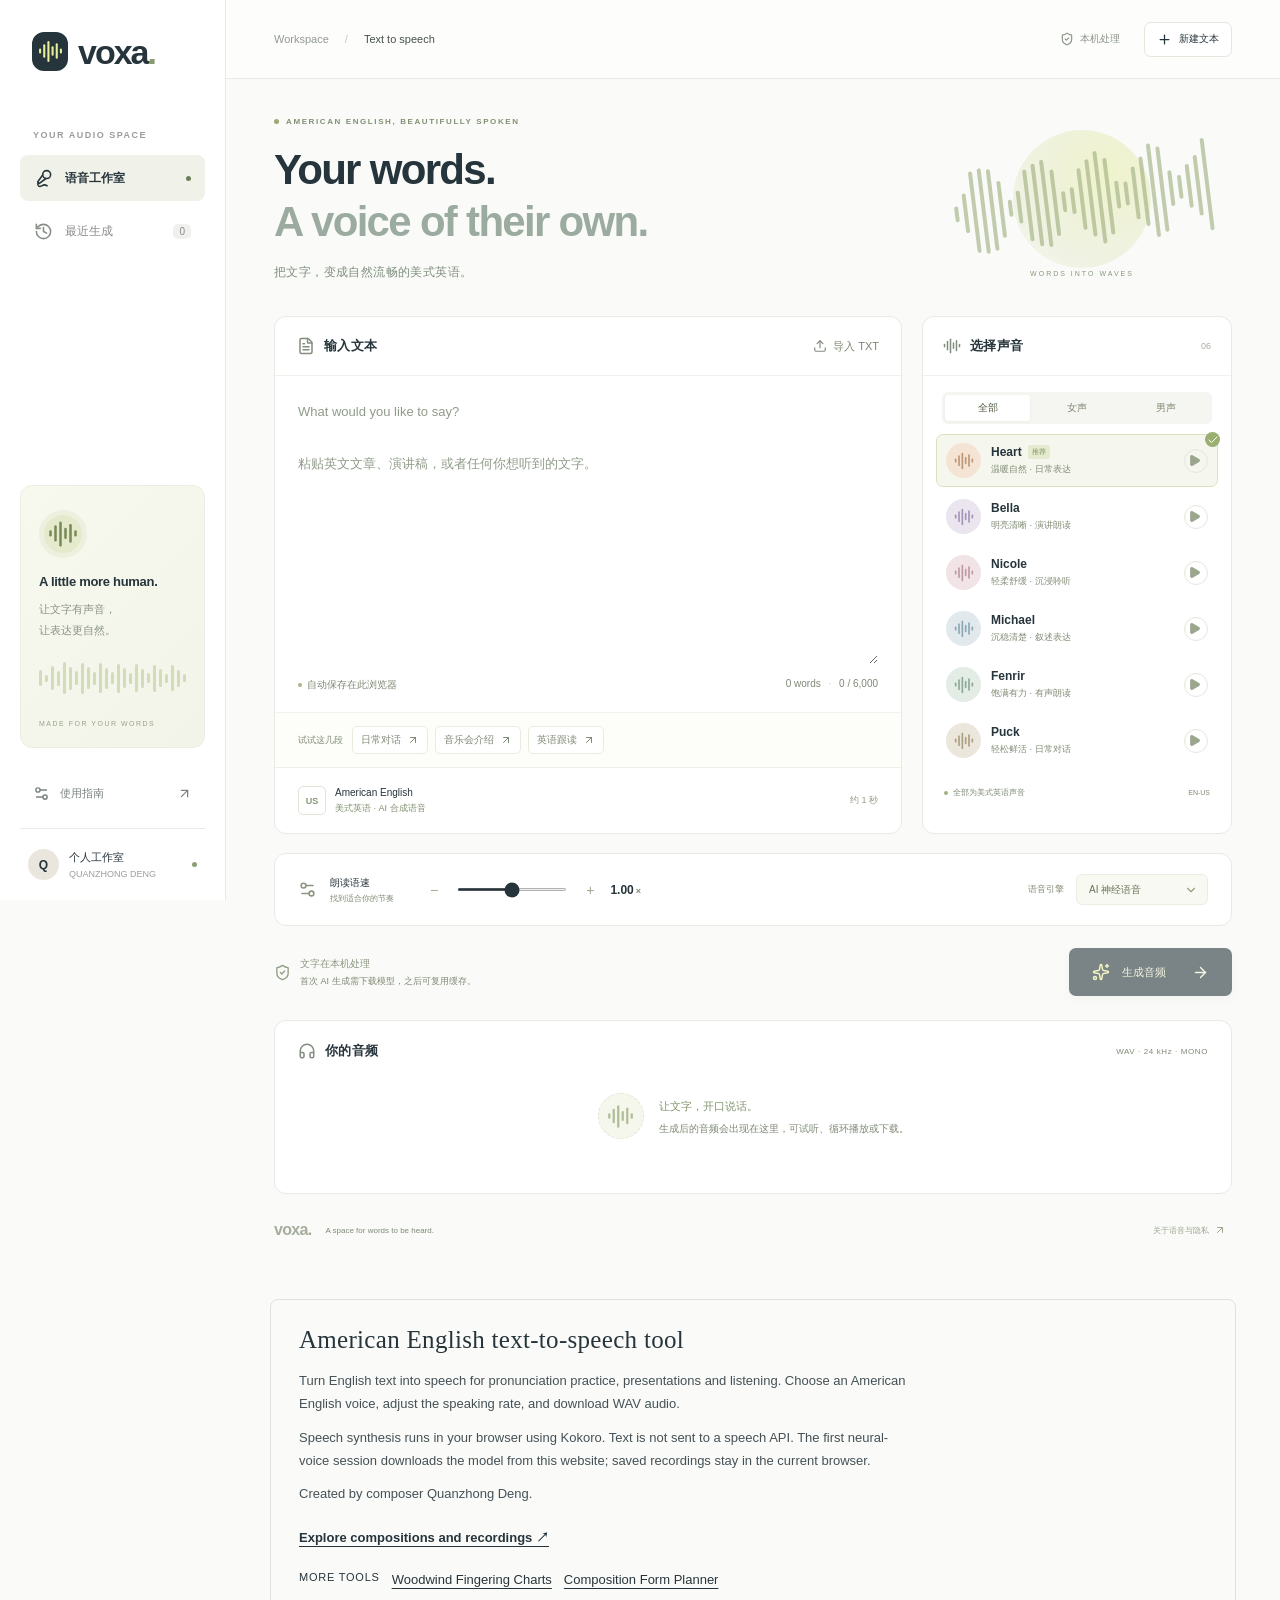
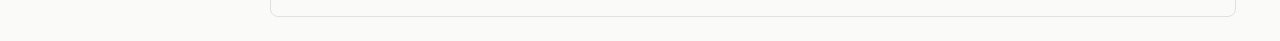
<file: voice/index.html>
<!doctype html>
<html lang="zh-CN"><head><meta charset="utf-8"><meta name="viewport" content="width=device-width,initial-scale=1"><title>VOXA — American English Text to Speech | Quanzhong Deng</title><link rel="icon" href="./favicon.svg"><link rel="stylesheet" href="./styles.css"><meta name="description" content="Generate natural American English speech from text with VOXA. Listen, adjust speed and download WAV audio. Runs locally in your browser with Kokoro, no account or API key."><link rel="canonical" href="https://quanzhongdeng.com/voice/"><meta name="robots" content="index,follow,max-image-preview:large"><meta property="og:type" content="website"><meta property="og:site_name" content="Quanzhong Deng"><meta property="og:title" content="VOXA — American English Text to Speech | Quanzhong Deng"><meta property="og:description" content="Generate natural American English speech from text with VOXA. Listen, adjust speed and download WAV audio. Runs locally in your browser with Kokoro, no account or API key."><meta property="og:url" content="https://quanzhongdeng.com/voice/"><meta name="twitter:card" content="summary"><meta name="twitter:title" content="VOXA — American English Text to Speech | Quanzhong Deng"><meta name="twitter:description" content="Generate natural American English speech from text with VOXA. Listen, adjust speed and download WAV audio. Runs locally in your browser with Kokoro, no account or API key."><script type="application/ld+json" data-site-seo>{"@context": "https://schema.org", "@type": "WebApplication", "@id": "https://quanzhongdeng.com/voice/#app", "name": "VOXA", "url": "https://quanzhongdeng.com/voice/", "description": "Generate natural American English speech from text with VOXA. Listen, adjust speed and download WAV audio. Runs locally in your browser with Kokoro, no account or API key.", "applicationCategory": "MultimediaApplication", "operatingSystem": "Any", "isAccessibleForFree": true, "inLanguage": ["zh-CN", "en"], "author": {"@type": "Person", "@id": "https://quanzhongdeng.com/#person", "name": "Quanzhong Deng", "url": "https://quanzhongdeng.com/"}, "isPartOf": {"@type": "WebSite", "@id": "https://quanzhongdeng.com/#website", "name": "Quanzhong Deng", "url": "https://quanzhongdeng.com/"}}</script><style data-tool-guide>.tool-discovery{max-width:1100px;margin:36px auto 24px;padding:24px 28px;border:1px solid #b9bdab66;border-radius:8px;font:13px/1.8 Arial,sans-serif;color:inherit}.tool-discovery h2{font:25px/1.3 Georgia,serif;margin:0 0 12px}.tool-discovery p{margin:10px 0;max-width:85ch;opacity:.85}.tool-discovery nav{display:flex;gap:12px;flex-wrap:wrap;margin-top:15px}.tool-discovery a{text-decoration:underline;text-underline-offset:4px}.tool-discovery .portfolio-cta{display:inline-block;margin:10px 0 4px;font-weight:600}.tool-discovery small{font-size:11px;opacity:.7}.tool-discovery [data-guide-label]{font-size:11px;letter-spacing:.07em}@media(max-width:650px){.tool-discovery{margin:24px 15px;padding:20px}.tool-discovery h2{font-size:22px}}</style><style>.tool-discovery{margin-left:270px;margin-right:44px;max-width:none}@media(max-width:1200px){.tool-discovery{margin-left:225px;margin-right:30px}}@media(max-width:1000px){.tool-discovery{margin-left:104px;margin-right:26px}}@media(max-width:520px){.tool-discovery{margin:24px 15px}}</style></head><body><div id="root"></div><noscript>此语音工具需要启用 JavaScript。</noscript><script type="module" src="./app.js"></script><section class="tool-discovery" aria-label="About this tool"><h2>American English text-to-speech tool</h2><p>Turn English text into speech for pronunciation practice, presentations and listening. Choose an American English voice, adjust the speaking rate, and download WAV audio.</p><p>Speech synthesis runs in your browser using Kokoro. Text is not sent to a speech API. The first neural-voice session downloads the model from this website; saved recordings stay in the current browser.</p><p>Created by composer Quanzhong Deng.</p><a class="portfolio-cta" href="../#works">Explore compositions and recordings ↗</a><nav aria-label="More tools"><span data-guide-label>MORE TOOLS</span><a href="../fingering/">Woodwind Fingering Charts</a><a href="../form-lab/">Composition Form Planner</a></nav></section></body></html>
</file>
<file: voice/styles.css>
button,input,select,textarea{font:inherit}button{line-height:inherit}svg{display:block}h1,h2,h3,p{margin-top:0}input,textarea{box-sizing:border-box}
:root{--ink:#26343b;--muted:#8b9191;--line:#e8eae6;--lime:#e9ef9b;--paper:#fafbf8;--green:#426854}*{box-sizing:border-box}body{margin:0;background:var(--paper);color:var(--ink);font-family:'DM Sans',-apple-system,BlinkMacSystemFont,'Segoe UI','PingFang SC',sans-serif;font-size:14px}button,a,input,select,textarea{-webkit-tap-highlight-color:transparent}button,select{font-family:inherit}button,a{transition:background .18s,color .18s,transform .18s}button{cursor:pointer}button:disabled{cursor:not-allowed;opacity:.48}button{border:0}button:focus-visible,a:focus-visible{outline:3px solid #91a589;outline-offset:4px}a{color:inherit;text-decoration:none}button svg{flex-shrink:0}button{color:inherit}input[type=range]{accent-color:var(--ink)}.app-shell{display:flex;min-height:100vh}.sidebar{width:226px;flex-shrink:0;position:fixed;inset:0 auto 0 0;display:flex;flex-direction:column;background:#fff;border-right:1px solid var(--line);padding:32px 20px 20px;z-index:20}.brand{display:flex;align-items:center;gap:10px;padding-left:12px;font-family:'Manrope',sans-serif;font-size:34px;font-weight:800;letter-spacing:-2px;line-height:1}.brand-symbol{display:grid;place-items:center;width:36px;height:39px;background:var(--ink);color:var(--lime);border-radius:12px}.brand-dot{color:#8b9b6f}.side-label{font-size:9px;letter-spacing:1.5px;color:#9a9e99;margin:59px 0 15px 13px;font-weight:600}.nav-item{display:flex;align-items:center;width:100%;gap:12px;height:46px;padding:0 14px;background:none;border-radius:8px;text-align:left;margin-bottom:7px;color:#898e89;font-size:12px}.nav-item.selected{background:#f0f2e9;color:#26343b;font-weight:600}.nav-item:hover{background:#f5f6f0}.nav-dot{width:5px;height:5px;border-radius:50%;background:#6a8058;margin-left:auto}.count{font-size:10px;background:#f0f1ee;border-radius:5px;padding:2px 6px;margin-left:auto}.sidebar-card{margin-top:auto;margin-bottom:28px;border:1px solid #eceee4;border-radius:12px;background:linear-gradient(135deg,#f8f9ee,#f2f4e9);padding:24px 18px 18px;overflow:hidden}.orb{width:48px;height:48px;border-radius:50%;display:grid;place-items:center;background:#e4eacb;color:#788958;border:5px solid #edf0df}.sidebar-card h3{font-size:13px;letter-spacing:-.3px;margin:16px 0 10px;font-weight:600}.sidebar-card p{font-size:11px;color:#8b9485;line-height:1.85;margin:0}.sidebar-card>span{font-size:7px;letter-spacing:1.5px;color:#99a18c}.tiny-wave{display:flex;gap:3px;align-items:center;justify-content:center;height:56px;margin:10px -18px 7px;opacity:.65}.tiny-wave i{width:3px;background:#c1cf9e;border-radius:4px}.help-button{display:flex;align-items:center;gap:10px;padding:9px 13px;background:none;color:#7b837d;font-size:11px}.help-button svg:last-child{margin-left:auto}.profile{display:flex;align-items:center;gap:10px;border-top:1px solid var(--line);margin-top:17px;padding:20px 8px 0}.profile-icon{width:31px;height:31px;display:grid;place-items:center;border-radius:50%;background:#eae6dd;font-size:12px;font-weight:600}.profile strong,.profile small{display:block}.profile strong{font-size:11px;font-weight:500}.profile small{font-size:9px;color:#9a9f99;margin-top:4px}.online{width:5px;height:5px;border-radius:50%;background:#8b9f75;margin-left:auto}.main-shell{margin-left:226px;flex:1;min-width:0}.topbar{height:79px;display:flex;align-items:center;justify-content:space-between;padding:0 48px;border-bottom:1px solid var(--line);background:#fff9}.breadcrumb{font-size:11px;color:#939a94;display:flex;align-items:center;gap:16px}.breadcrumb strong{font-size:11px;color:#485249;font-weight:500}.breadcrumb span{color:#c6cbc3}.top-right{display:flex;gap:24px;align-items:center}.private{display:flex;gap:6px;align-items:center;font-size:10px;color:#8a9488}.new-button{display:flex;gap:7px;align-items:center;background:#fff;border:1px solid #e3e7dc;border-radius:7px;padding:9px 12px;font-size:10px}.new-button:hover{background:#f1f3e9}main{max-width:1280px;margin:0 auto;padding:38px 48px 0}.intro{display:flex;justify-content:space-between;align-items:center;margin-bottom:35px}.eyebrow{display:flex;align-items:center;gap:7px;font-size:8px;letter-spacing:1.6px;color:#819075;font-weight:600;margin-bottom:18px}.eyebrow>span{height:5px;width:5px;border-radius:50%;background:#9ca96f}h1{font-family:'Manrope',sans-serif;font-size:42px;line-height:1.23;letter-spacing:-1.7px;margin:0;font-weight:600}h1 span{color:#9baba0}.intro p{font-size:12px;color:#8c948d;margin-top:17px;margin-bottom:0;letter-spacing:.4px}.intro-art{position:relative;width:300px;height:156px;display:flex;align-items:center;justify-content:center;overflow:hidden}.art-circle{width:138px;height:138px;border-radius:50%;position:absolute;background:radial-gradient(ellipse at 70% 30%,#eef2c7,#eef1df 65%,#f4f6ed);opacity:.9}.art-wave{position:relative;display:flex;align-items:center;gap:5px;transform:rotate(-7deg);height:100px}.art-wave i{width:4px;background:#9eaf80;border-radius:10px;opacity:.62}.intro-art>span{position:absolute;bottom:0;font-size:7px;letter-spacing:2px;color:#a9b19f}.studio-grid{display:grid;grid-template-columns:minmax(0,1fr) 310px;gap:20px}.panel{background:#fff;border:1px solid var(--line);border-radius:12px;overflow:hidden}.panel-heading{display:flex;align-items:center;justify-content:space-between;height:59px;padding:0 22px;border-bottom:1px solid #f0f1eb}.panel-heading>div,.output-heading>div{display:flex;align-items:center;gap:9px}.panel-heading svg,.output-heading svg{color:#828c7f}h2{font-size:12px;letter-spacing:.3px;font-weight:600;margin:0}.text-button{display:flex;align-items:center;gap:6px;background:none;color:#92998f;font-size:10px;padding:6px 0}.text-button:hover{color:var(--green)}.editor{display:flex;flex-direction:column}.editor-body{padding:23px 23px 0;flex:1;display:flex;flex-direction:column}.editor textarea{width:100%;min-height:265px;flex:1;resize:vertical;border:0;outline:none;color:#344239;background:transparent;line-height:1.85;font-size:15px;font-family:'DM Sans',sans-serif;padding:0}.editor textarea::placeholder{color:#b6bcb4;font-size:13px;line-height:2}.editor textarea:focus-visible{outline:2px solid #c3cfac;outline-offset:8px;border-radius:3px}.editor-meta{display:flex;justify-content:space-between;font-size:9px;color:#a0a69b;margin:14px 0 20px;gap:10px}.editor-meta>span:first-child{display:flex;gap:5px;align-items:center}.saved-dot{display:inline-block;width:4px;height:4px;border-radius:50%;background:#a6b786}.editor-meta b{font-weight:400;margin:0 5px;color:#c7cec0}.examples{display:flex;align-items:center;gap:7px;padding:13px 23px;border-top:1px solid #f1f3eb;background:#fdfefa;flex-wrap:wrap}.examples>span{font-size:9px;color:#a2a995;margin-right:2px}.examples button{display:flex;align-items:center;gap:6px;font-size:9px;border-radius:5px;background:#fff;border:1px solid #e8ecdf;padding:6px 8px;color:#7f8975}.examples button:hover{background:#f2f5e6}.editor-bottom{display:flex;align-items:center;justify-content:space-between;padding:18px 23px;border-top:1px solid #edf0e5}.editor-bottom>div{display:flex;align-items:center;gap:9px;font-size:10px}.locale-badge{font-family:'Manrope',sans-serif;border:1px solid #e1e5d8;border-radius:5px;display:grid;place-items:center;width:28px;height:29px;font-size:9px;color:#889776;font-weight:700}.editor-bottom small{display:block;font-size:8px;color:#a2ab98;margin-top:4px}.estimate{font-size:9px;color:#929d86}.voice-panel .panel-heading{padding:0 20px}.number{font-size:9px;font-family:'Manrope',sans-serif;color:#a5ad9c}.voice-filters{display:flex;gap:4px;margin:16px 19px 10px;background:#f5f6f1;padding:3px;border-radius:6px}.voice-filters button{flex:1;font-size:10px;background:none;color:#9ba291;border-radius:4px;padding:6px}.voice-filters button.active{background:white;color:#4e5b40;box-shadow:0 1px 4px #26343b0b}.voice-list{padding:0 13px;min-height:342px}.voice{position:relative;display:flex;align-items:center;border:1px solid transparent;padding:8px 9px;border-radius:7px;margin-bottom:3px;gap:8px}.voice.chosen{background:#f5f7ee;border-color:#d9e3bd}.voice-select{padding:0;display:flex;gap:10px;align-items:center;flex:1;min-width:0;background:transparent;text-align:left}.avatar{height:35px;width:35px;flex-shrink:0;display:grid;place-items:center;border-radius:50%}.peach{background:#f5e3d4;color:#be9776}.lilac{background:#ebe5f0;color:#a795b8}.rose{background:#f1e3e6;color:#bf99a3}.blue{background:#e2e9ed;color:#8da6b5}.mint{background:#e3ece5;color:#8eaa95}.sand{background:#ece7dc;color:#ad9f82}.voice-info strong{display:flex;align-items:center;gap:6px;font-size:11px;font-weight:600}.voice-info em{font-size:7px;background:#e5ebce;color:#7f8f60;font-style:normal;padding:2px 4px;border-radius:3px;font-weight:400}.voice-info small{display:block;font-size:8px;color:#9aa38f;margin-top:4px;white-space:nowrap}.voice-preview{width:24px;height:24px;border-radius:50%;border:1px solid #e4e7de;background:transparent;display:grid;place-items:center;color:#9ba68d;padding-left:3px}.voice-preview:hover{background:#e5eccf;color:#4e6843}.voice-check{position:absolute;right:-3px;top:-3px;width:15px;height:15px;display:grid;place-items:center;border-radius:50%;background:#9aaf71;color:#fff}.voice-foot{display:flex;align-items:center;gap:5px;margin:11px 21px 16px;font-size:8px;color:#a5ad9b}.voice-foot>span:last-child{margin-left:auto;font-size:7px}.green-dot{width:4px;height:4px;border-radius:50%;background:#9eb17f}.settings-row{margin-top:19px;display:flex;align-items:center;justify-content:space-between;padding:20px 23px;gap:24px}.speed-control{display:flex;align-items:center;gap:13px}.setting-icon{color:#8c9681;display:flex}.speed-control strong{font-size:10px;font-weight:500;display:block}.speed-control small{font-size:8px;color:#a4ac98;display:block;margin-top:3px}.speed-control input{width:110px;height:3px;margin:0 3px}.speed-control button{background:none;color:#9da98d;font-size:14px;padding:3px}.speed-control>button:first-of-type{margin-left:20px}.speed-value{font-size:12px;font-family:'Manrope',sans-serif;font-weight:600;display:flex;gap:2px;width:47px}.speed-value small{display:inline;font-size:9px}.engine-select{display:flex;align-items:center;gap:12px}.engine-select>span{font-size:9px;color:#a0a995}.engine-select label{display:flex;align-items:center;position:relative}.engine-select label svg{position:absolute;right:10px;pointer-events:none;color:#95a181}.engine-select select{font-size:10px;padding:9px 29px 9px 12px;background:#f8f9f3;border:1px solid #eaeddf;color:#667356;border-radius:6px;appearance:none;outline-offset:3px}.generate-row{display:flex;justify-content:space-between;align-items:center;margin:22px 0 24px}.model-note{display:flex;align-items:center;gap:9px;color:#96a18a}.model-note p{font-size:9px;margin:0;color:#8a9580}.model-note small{display:block;font-size:8px;margin-top:4px;color:#a6ae9c}.generate-button{background:var(--ink);color:#eef2d2;padding:15px 23px;display:flex;align-items:center;gap:12px;border-radius:7px;font-size:11px;box-shadow:0 3px 8px #26343b0c}.generate-button svg:first-child{color:var(--lime)}.generate-button:hover:not(:disabled){background:#3d4f4b;transform:translateY(-1px)}.generate-button svg:last-child{margin-left:14px}.generate-button:disabled{opacity:.6}.output{padding:21px 23px}.output-heading{display:flex;justify-content:space-between;align-items:center}.output-format{font-size:8px;color:#abb29f;letter-spacing:.6px}.empty-output{display:flex;align-items:center;gap:15px;justify-content:center;min-height:112px}.empty-wave{width:46px;height:46px;background:#f5f7ed;border:1px dashed #dfe6d0;border-radius:50%;display:grid;place-items:center;color:#b0be98}.empty-output strong{font-size:10px;font-weight:500;color:#9aa78d}.empty-output p{font-size:8px;color:#adb5a3;margin:8px 0 0}footer{display:flex;align-items:center;gap:14px;margin:27px 0 24px;color:#afb5a8;font-size:8px}.footer-brand{font-family:'Manrope',sans-serif;font-size:16px;font-weight:800;letter-spacing:-.7px;color:#a5ad9c}footer button{margin-left:auto;background:none;display:flex;align-items:center;gap:5px;font-size:8px;color:#9da68f}.progress-card{background:#f3f6e7;border:1px solid #dfe7c8;padding:16px 19px;border-radius:8px;margin:-5px 0 22px}.progress-card>div:first-child{display:flex;align-items:center;gap:9px;font-size:11px;color:#697e52}.progress-card button{margin-left:auto;background:transparent;font-size:10px;color:#788467}.progress-track{height:4px;margin-top:13px;background:#e1e7d1;border-radius:4px;overflow:hidden}.progress-track i{display:block;height:100%;background:#a1b57e;transition:width .2s}.progress-card p{color:#99a184;font-size:9px;margin:9px 0 0}.error{display:flex;align-items:flex-start;gap:10px;background:#fcf1e9;color:#a56e45;font-size:11px;line-height:1.7;padding:15px;border-radius:8px;margin-bottom:20px;overflow-wrap:anywhere}.error button{background:none;color:inherit;margin-left:auto}.toast{position:fixed;bottom:24px;left:calc(50% + 80px);transform:translateX(-50%);display:flex;align-items:center;gap:10px;z-index:70;background:#26343b;color:#f5f7e9;padding:14px 20px;border-radius:9px;font-size:11px;box-shadow:0 5px 25px #26343b25;max-width:80vw}.toast button{display:flex;background:none;color:inherit}.system-options{padding:16px 0;display:flex;flex-wrap:wrap;align-items:center;gap:15px;font-size:10px;color:#8a957e}.system-options select{padding:7px;border:1px solid #dce3d0;border-radius:5px;max-width:220px;margin-left:10px}.system-options>span{font-size:9px;color:#a2ac96}.ready{display:flex;align-items:center;gap:5px;font-size:8px;color:#91a074}.ready span{width:4px;height:4px;border-radius:50%;background:#9aaf71}.player{display:flex;align-items:center;gap:15px;padding:24px 0 20px}.play-main{border-radius:50%;width:44px;height:44px;flex-shrink:0;display:grid;place-items:center;color:var(--ink);background:var(--lime)}.play-main:hover{background:#dfe98d}.player-middle{flex:1;min-width:0;position:relative;height:50px;display:flex;align-items:center}.waveform{display:flex;gap:3px;align-items:center;height:50px;width:100%;overflow:hidden}.waveform i{flex:1;min-width:2px;background:#7d9465;border-radius:3px;transition:opacity .25s}.seek{opacity:0;position:absolute;inset:0;width:100%;cursor:pointer;margin:0;height:100%}.seek:focus-visible{opacity:.8}.player-time{font-size:10px;font-variant-numeric:tabular-nums;white-space:nowrap}.player-time small{color:#a2ac96;font-size:10px}.player-bottom{border-top:1px solid #eef0e7;padding-top:15px;display:flex;align-items:center;justify-content:space-between;gap:12px}.player-bottom>span{font-size:9px;color:#9aa58e}.player-bottom b{margin:0 5px;font-weight:400}.player-bottom>div{display:flex;align-items:center;gap:14px}.loop{background:none;color:#b4bca8;display:flex}.active-loop{color:#688447}.player-bottom select{font-size:10px;border:0;background:#f4f6ed;padding:5px;border-radius:4px;color:#8b997b}.download-button{background:#eef2df;border-radius:5px;color:#6b7c53;padding:9px 11px;display:flex;gap:6px;align-items:center;font-size:9px}.download-button:hover{background:#e4ebce}.history-panel{min-height:380px}.history-note{font-size:11px;color:#98a18e;margin:18px 23px}.record{display:flex;align-items:center;gap:16px;margin:0 23px;padding:22px 0;border-bottom:1px solid var(--line)}.record-icon{height:40px;width:40px;display:grid;place-items:center;border-radius:10px;background:#eff2e7;color:#99aa7f;flex-shrink:0}.record-copy{flex:1;min-width:0}.record h3{font-size:12px;font-weight:500;margin:0 0 8px;white-space:nowrap;overflow:hidden;text-overflow:ellipsis}.record p{margin:0;font-size:9px;color:#a3ac96}.record>button{background:none;color:#99a48b;padding:7px}.record>button:hover{color:#3a5031}.empty-history{padding:70px 20px;text-align:center;display:flex;align-items:center;flex-direction:column;color:#a3ad95}.empty-history h3{font-size:13px;font-weight:500;margin-top:25px}.empty-history p{font-size:11px;margin-bottom:25px}.modal-backdrop{position:fixed;inset:0;background:#1c2c3566;backdrop-filter:blur(5px);z-index:100;display:flex;align-items:center;justify-content:center;padding:25px}.modal{width:490px;max-height:90vh;overflow:auto;background:#fffef9;border-radius:18px;padding:35px;position:relative;box-shadow:0 20px 90px #1c2c3533}.modal-close{position:absolute;right:18px;top:18px;background:none;color:#939e87}.modal-icon{background:#e9efce;border-radius:13px;display:grid;place-items:center;height:52px;width:52px;color:#80975d;margin-bottom:25px}.modal h2{font-size:25px;margin:0 0 25px}.modal p{font-size:12px;line-height:1.9;color:#8a957e}.modal h3{font-size:12px;margin:24px 0 8px}.modal .disclosure{background:#f3f5e9;padding:13px;font-size:10px;border-radius:7px;margin-top:25px}.modal a{display:flex;gap:5px;align-items:center;font-size:10px;color:#8b9e6e;margin-top:20px}.spin{animation:spin 1s linear infinite}@keyframes spin{to{transform:rotate(360deg)}}
@media(min-width:1550px){main{padding-top:47px}.intro{margin-bottom:43px}h1{font-size:49px}.editor textarea{min-height:310px}.voice-list{min-height:370px}.voice{padding-top:10px;padding-bottom:10px}}@media(max-width:1200px){.sidebar{width:195px;padding-left:15px;padding-right:15px}.main-shell{margin-left:195px}.topbar{padding:0 30px}main{padding:32px 30px 0}.studio-grid{grid-template-columns:minmax(0,1fr) 285px;gap:16px}.settings-row{padding:18px;gap:12px}.speed-control{gap:8px}.speed-control>button:first-of-type{margin-left:7px}.speed-control input{width:80px}.engine-select{gap:7px}h1{font-size:39px}.intro-art{width:240px}.sidebar-card{padding:20px 15px}}@media(max-width:1000px){.sidebar{width:78px;padding:28px 12px 17px;align-items:center}.brand{padding:0}.brand>span:last-child,.side-label,.sidebar-card,.nav-item .nav-dot,.nav-item .count,.profile>div,.profile .online,.help-button{display:none}.sidebar nav{margin-top:50px;width:100%}.nav-item{font-size:0;justify-content:center;padding:0}.nav-item svg{width:20px;height:20px}.profile{padding:19px 0 0;margin-top:auto;width:100%;justify-content:center}.main-shell{margin-left:78px}.settings-row{flex-wrap:wrap}.speed-control{gap:12px}.speed-control input{width:110px}.intro-art{width:210px}.intro-art .art-wave{gap:4px}.topbar{height:70px}main{padding:30px 26px 0}.studio-grid{grid-template-columns:minmax(0,1fr) 270px;gap:14px}.panel-heading{padding:0 17px}.editor-body{padding:21px 17px 0}.examples,.editor-bottom{padding-left:17px;padding-right:17px}.editor-meta{font-size:8px}.intro .eyebrow{font-size:7px;letter-spacing:1.1px}}@media(max-width:790px){.intro-art{display:none}.studio-grid{grid-template-columns:1fr}.voice-list{display:grid;grid-template-columns:1fr 1fr;gap:5px;min-height:0;padding:0 17px 10px}.voice{margin:0;padding:10px}.voice-foot{margin-top:5px}.voice-filters{width:220px;margin-top:13px;margin-bottom:14px}.editor textarea{min-height:230px}.editor-meta{font-size:9px}.settings-row{gap:17px}.speed-control{width:100%;justify-content:flex-start}.speed-control>button:first-of-type{margin-left:auto}.speed-control input{width:130px}.engine-select{border-top:1px solid #eef1e6;width:100%;padding-top:14px;justify-content:space-between}.voice-panel .panel-heading{height:53px}.panel-heading{height:53px}.generate-row{gap:15px}.intro{margin-bottom:28px}.top-right{gap:13px}.private{display:none}.toast{left:50%;width:max-content}.intro{padding-top:0}.record{gap:10px;margin:0 15px}.record>button{padding:4px}.record h3{font-size:11px}.player-bottom{flex-wrap:wrap}.player-bottom>div{margin-left:auto}}@media(max-width:520px){.sidebar{display:none}.main-shell{margin-left:0}.topbar{padding:0 20px;height:62px}.breadcrumb{font-size:10px;gap:10px}.breadcrumb strong{font-size:10px}.new-button{font-size:9px;padding:8px 9px}main{padding:28px 17px 0}h1{font-size:36px;letter-spacing:-1.4px}.eyebrow{font-size:6px!important;letter-spacing:1.15px!important;margin-bottom:16px}.intro p{font-size:11px;margin-top:14px}.intro{margin-bottom:27px}.voice-list{gap:2px;padding:0 10px 10px}.voice{padding:9px 7px;gap:6px}.voice-select{gap:7px}.avatar{width:30px;height:30px}.avatar svg{width:16px}.voice-info strong{font-size:10px}.voice-info small{font-size:7px;max-width:100px;overflow:hidden;text-overflow:ellipsis}.voice-preview{width:20px;height:20px}.voice-info em{font-size:6px;padding:1px 3px}.voice-filters{margin-left:17px}.generate-row{align-items:stretch}.model-note{gap:6px}.model-note p{font-size:8px}.model-note small{font-size:7px;max-width:145px;line-height:1.6}.model-note svg{width:14px}.generate-button{padding:13px 16px;gap:9px;font-size:10px;white-space:nowrap}.generate-button svg:last-child{margin-left:4px}.generate-button svg{width:16px}.settings-row{padding:18px 17px}.speed-control{gap:9px}.speed-control input{width:80px;flex:1}.speed-control>div{min-width:81px}.speed-value{font-size:11px;width:43px}.output{padding:19px 17px}.empty-output{gap:12px;min-height:114px}.empty-output p{font-size:8px;max-width:220px;line-height:1.8}.output-format{font-size:6px}.output h2{font-size:11px}.output-heading svg{width:16px}.empty-wave{width:38px;height:38px;flex-shrink:0}.empty-wave svg{width:22px}.footer-brand{font-size:14px}footer{font-size:6px;gap:9px}footer button{font-size:7px}.modal{padding:27px;max-height:86vh}.modal h2{font-size:23px}.modal p{font-size:11px}.player{gap:10px}.play-main{width:36px;height:36px}.player-time,.player-time small{font-size:8px}.player-bottom>span{font-size:8px}.player-bottom>div{gap:10px}.record-icon{display:none}.history-note{font-size:10px;line-height:1.7}.record{padding:18px 0}.record>button svg{width:14px}.toast{font-size:10px}.editor textarea{font-size:14px;min-height:235px}.editor textarea::placeholder{font-size:12px}}
@media(prefers-reduced-motion:reduce){*{animation:none!important;transition:none!important}}
/* Keep secondary controls legible on small displays. */
.mobile-nav{display:none}.text-button,.editor-meta,.examples>span,.examples button,.voice-foot,.model-note small,.empty-output p,.output-format,footer{color:#7e8975}.voice-info small{color:#7f8b74}.voice-info strong{font-size:12px}.voice-info small{font-size:9px}.panel-heading h2,.output-heading h2{font-size:13px}.intro p{color:#7f8e7e}.editor textarea::placeholder{color:#8f9b89}.engine-select>span,.speed-control small{color:#7f8b74}.voice-filters button{color:#7e8a72}.editor-meta{font-size:10px}.text-button{font-size:11px}.examples button{font-size:10px}.editor-bottom small{color:#81906e;font-size:9px}.model-note p{font-size:10px}.model-note small{font-size:9px}.empty-output strong{color:#81946e;font-size:11px}.empty-output p{font-size:10px}.intro-art>span{color:#89967b}.modal p{color:#6e7e63}.history-note{color:#7d8d70}.record p{color:#829171}
@media(max-width:520px){.mobile-nav{display:flex;gap:6px;margin:-10px 0 25px;padding-bottom:10px;border-bottom:1px solid var(--line)}.mobile-nav button{display:flex;gap:6px;align-items:center;background:none;color:#8f9a83;font-size:10px;padding:8px 12px;border-radius:5px}.mobile-nav button.active{background:#ecf0de;color:#62754f}.voice-info strong{font-size:11px}.voice-info small{font-size:8px}.editor-meta{font-size:8px}.examples button{font-size:9px}.empty-output p{font-size:9px}.model-note p{font-size:9px}.model-note small{font-size:8px}.empty-output strong{font-size:10px}}
.progress-percent{margin-left:auto;font-variant-numeric:tabular-nums}.progress-card .progress-percent+button{margin-left:14px}
</file>
